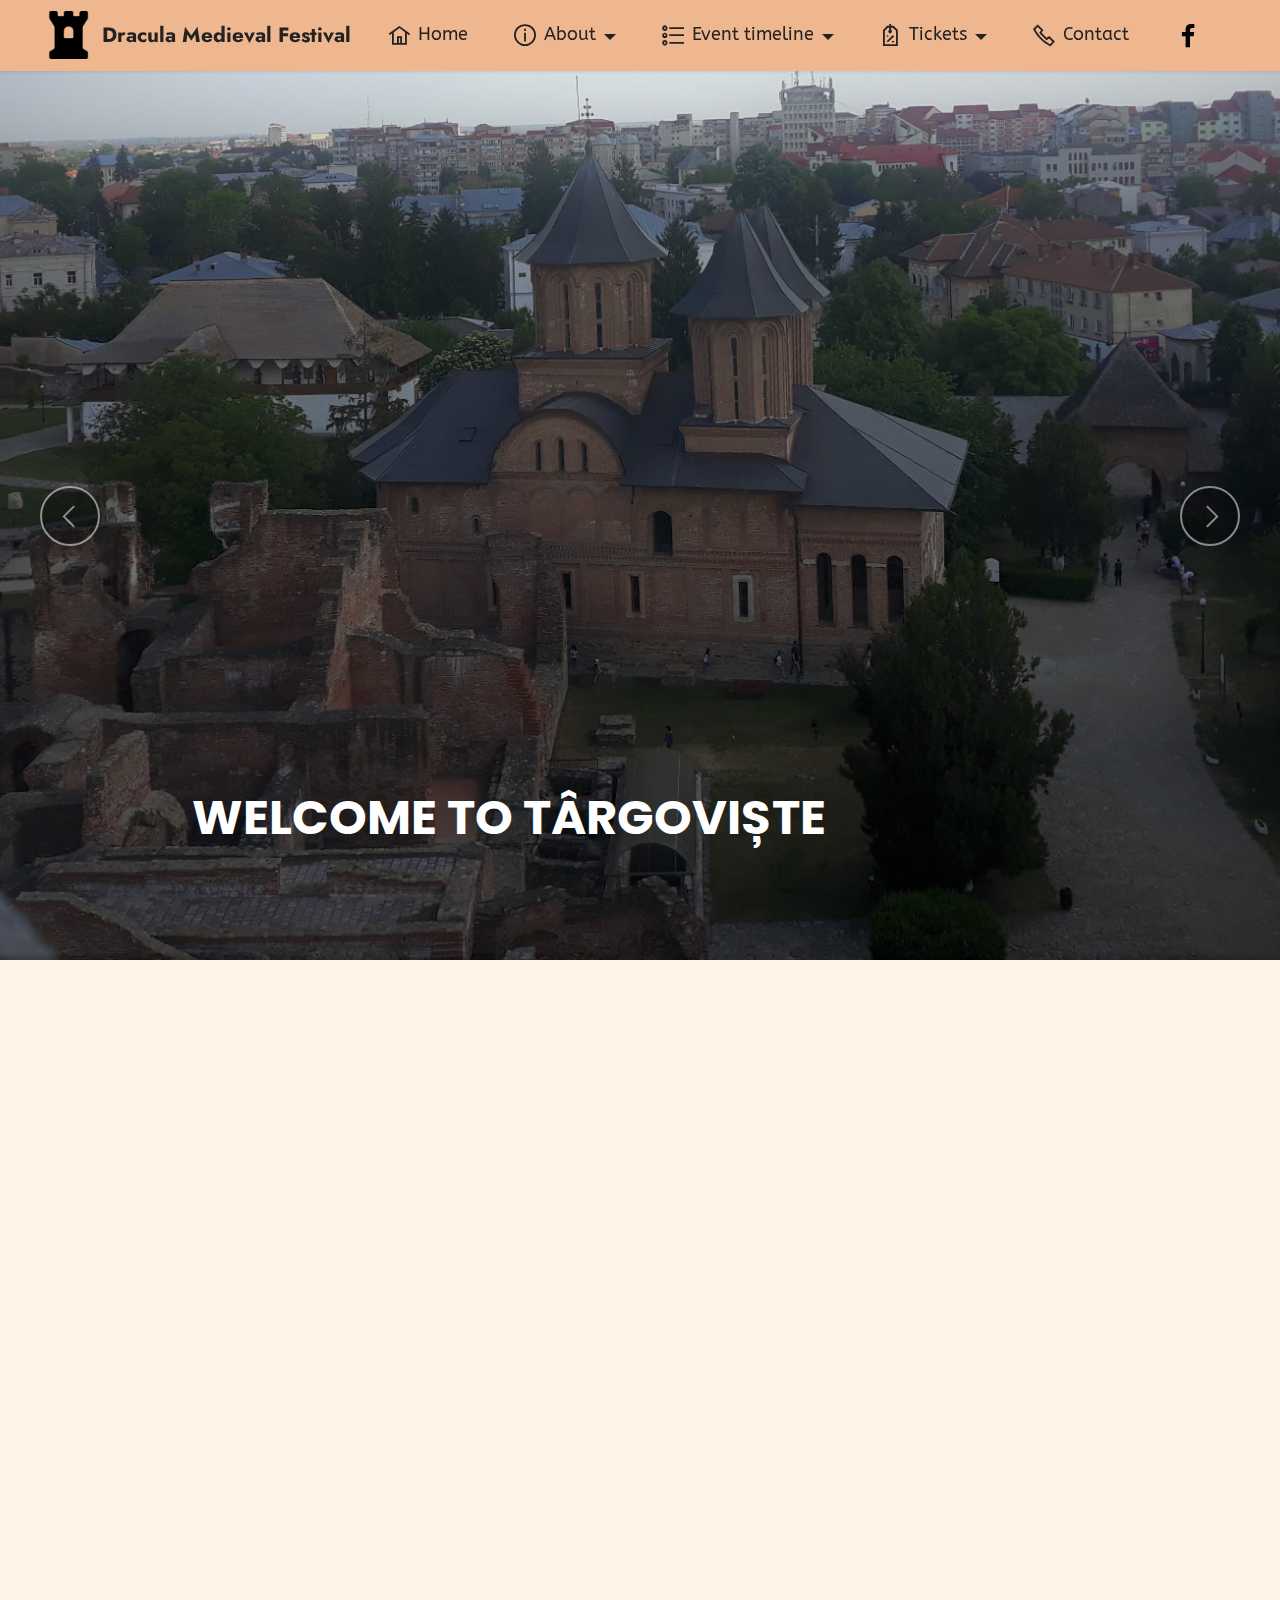
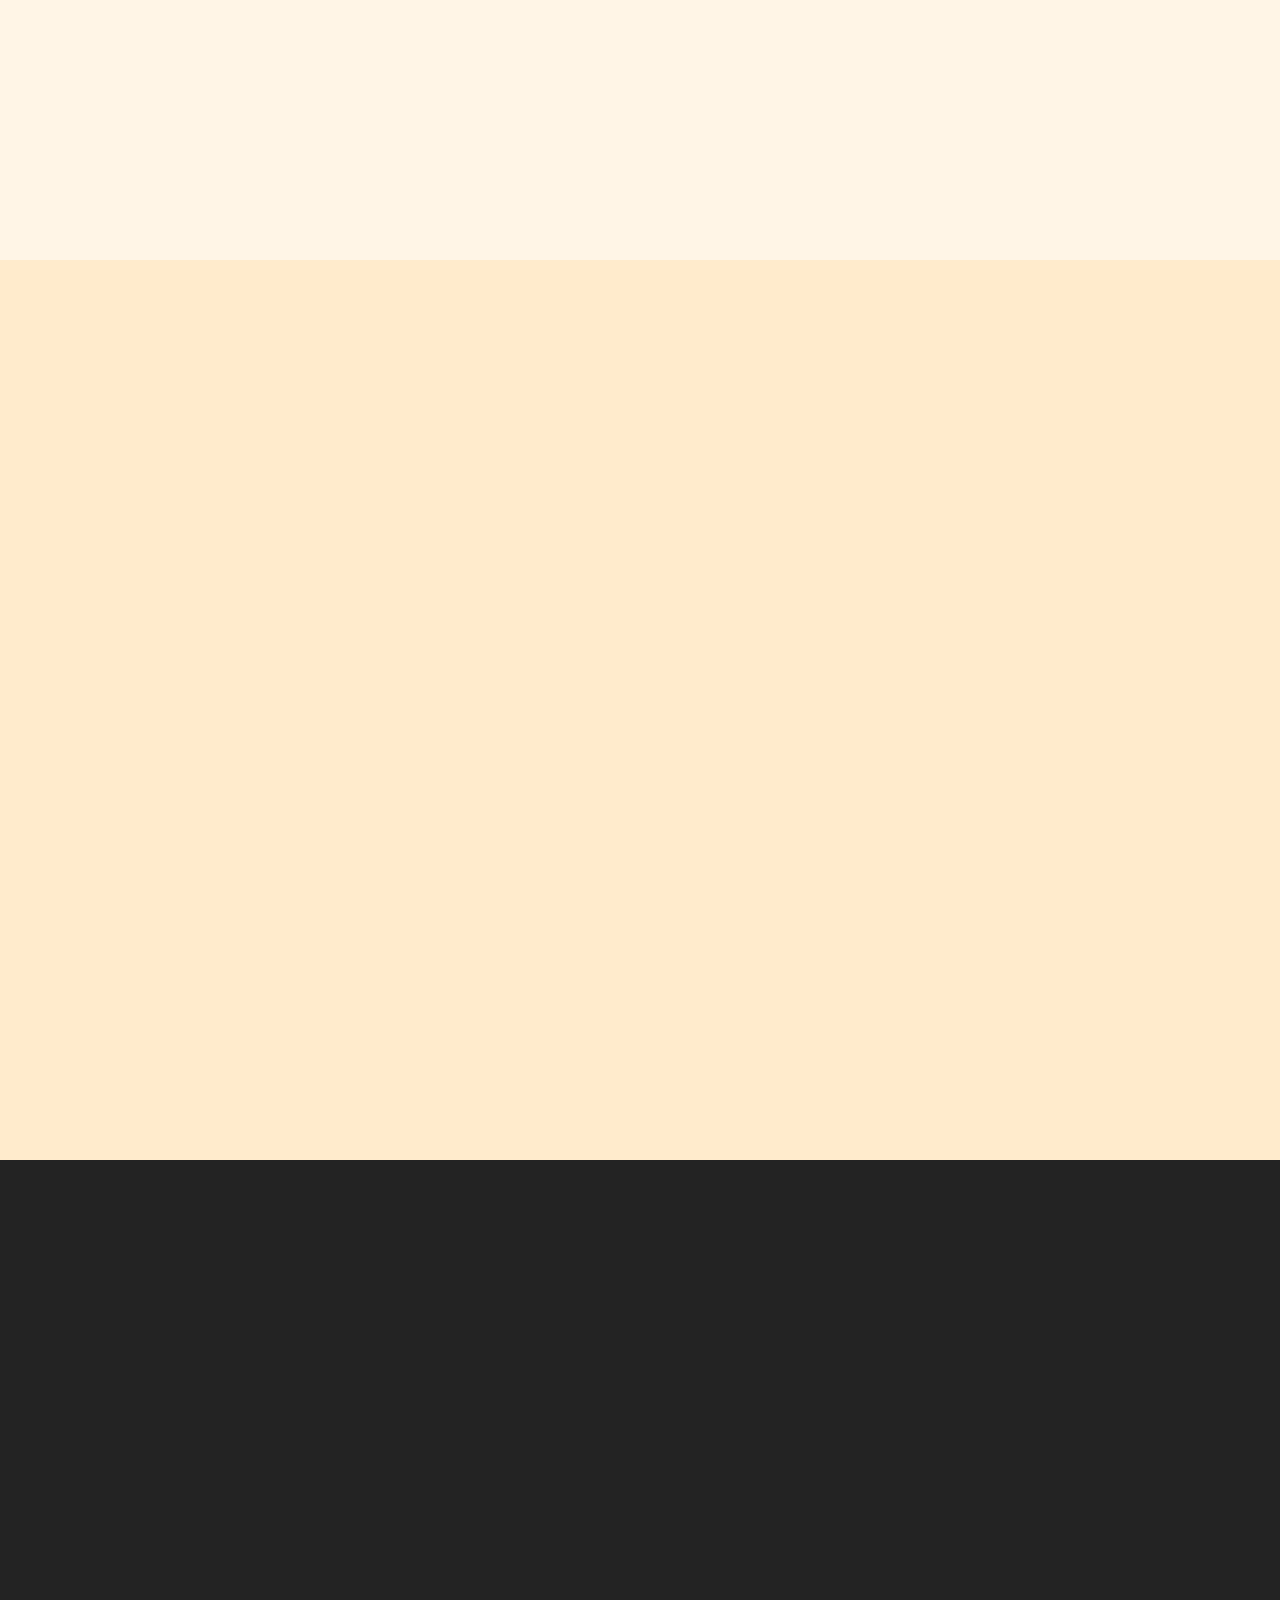
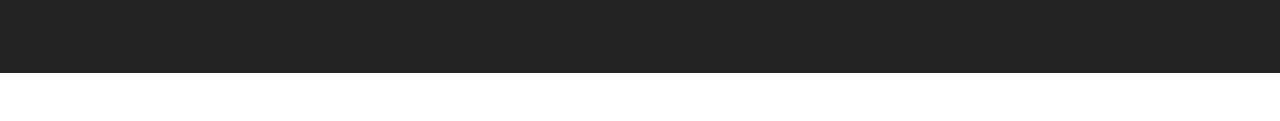
<file: index.html>
<!DOCTYPE html>
<html  >
<head>
  <!-- Site made with Mobirise Website Builder v5.5.2, https://mobirise.com -->
  <meta charset="UTF-8">
  <meta http-equiv="X-UA-Compatible" content="IE=edge">
  <meta name="generator" content="Mobirise v5.5.2, mobirise.com">
  <meta name="twitter:card" content="summary_large_image"/>
  <meta name="twitter:image:src" content="assets/images/index-meta.jpg">
  <meta property="og:image" content="assets/images/index-meta.jpg">
  <meta name="twitter:title" content="Dracula Medieval Festival">
  <meta name="viewport" content="width=device-width, initial-scale=1, minimum-scale=1">
  <link rel="shortcut icon" href="assets/images/66326.png" type="image/x-icon">
  <meta name="description" content="Târgoviște's "Dracula" Medieval Festival">
  
  
  <title>Dracula Medieval Festival</title>
  <link rel="stylesheet" href="assets/web/assets/mobirise-icons2/mobirise2.css">
  <link rel="stylesheet" href="assets/bootstrap/css/bootstrap.min.css">
  <link rel="stylesheet" href="assets/bootstrap/css/bootstrap-grid.min.css">
  <link rel="stylesheet" href="assets/bootstrap/css/bootstrap-reboot.min.css">
  <link rel="stylesheet" href="assets/animatecss/animate.css">
  <link rel="stylesheet" href="assets/dropdown/css/style.css">
  <link rel="stylesheet" href="assets/socicon/css/styles.css">
  <link rel="stylesheet" href="assets/theme/css/style.css">
  <link rel="preload" href="https://fonts.googleapis.com/css?family=Libre+Baskerville:400,400i,700&display=swap" as="style" onload="this.onload=null;this.rel='stylesheet'">
  <noscript><link rel="stylesheet" href="https://fonts.googleapis.com/css?family=Libre+Baskerville:400,400i,700&display=swap"></noscript>
  <link rel="preload" href="https://fonts.googleapis.com/css?family=Poppins:100,100i,200,200i,300,300i,400,400i,500,500i,600,600i,700,700i,800,800i,900,900i&display=swap" as="style" onload="this.onload=null;this.rel='stylesheet'">
  <noscript><link rel="stylesheet" href="https://fonts.googleapis.com/css?family=Poppins:100,100i,200,200i,300,300i,400,400i,500,500i,600,600i,700,700i,800,800i,900,900i&display=swap"></noscript>
  <link rel="preload" href="https://fonts.googleapis.com/css?family=Jost:100,200,300,400,500,600,700,800,900,100i,200i,300i,400i,500i,600i,700i,800i,900i&display=swap" as="style" onload="this.onload=null;this.rel='stylesheet'">
  <noscript><link rel="stylesheet" href="https://fonts.googleapis.com/css?family=Jost:100,200,300,400,500,600,700,800,900,100i,200i,300i,400i,500i,600i,700i,800i,900i&display=swap"></noscript>
  <link rel="preload" href="https://fonts.googleapis.com/css?family=ABeeZee:400,400i&display=swap" as="style" onload="this.onload=null;this.rel='stylesheet'">
  <noscript><link rel="stylesheet" href="https://fonts.googleapis.com/css?family=ABeeZee:400,400i&display=swap"></noscript>
  <link rel="preload" as="style" href="assets/mobirise/css/mbr-additional.css"><link rel="stylesheet" href="assets/mobirise/css/mbr-additional.css" type="text/css">
  
  
  
  
</head>
<body>
  
  <section data-bs-version="5.1" class="menu menu1 cid-sRoXz6psZ5" once="menu" id="menu1-1">
    

    <nav class="navbar navbar-dropdown navbar-fixed-top navbar-expand-lg">
        <div class="container-fluid">
            <div class="navbar-brand">
                <span class="navbar-logo">
                    <a href="http://flaticon.com">
                        <img src="assets/images/66326.png" alt="Medieval Tower" style="height: 3rem;">
                    </a>
                </span>
                <span class="navbar-caption-wrap"><a class="navbar-caption text-black text-primary display-7" href="index.html">Dracula Medieval Festival</a></span>
            </div>
            <button class="navbar-toggler" type="button" data-toggle="collapse" data-bs-toggle="collapse" data-target="#navbarSupportedContent" data-bs-target="#navbarSupportedContent" aria-controls="navbarNavAltMarkup" aria-expanded="false" aria-label="Toggle navigation">
                <div class="hamburger">
                    <span></span>
                    <span></span>
                    <span></span>
                    <span></span>
                </div>
            </button>
            <div class="collapse navbar-collapse" id="navbarSupportedContent">
                <ul class="navbar-nav nav-dropdown nav-right" data-app-modern-menu="true"><li class="nav-item"><a class="nav-link link text-black text-primary display-4" href="index.html#slider1-2"><span class="mobi-mbri mobi-mbri-home mbr-iconfont mbr-iconfont-btn"></span>Home</a>
                    </li><li class="nav-item dropdown"><a class="nav-link link text-black text-primary dropdown-toggle display-4" href="index.html" data-toggle="dropdown-submenu" data-bs-toggle="dropdown" data-bs-auto-close="outside" aria-expanded="false"><span class="mobi-mbri mobi-mbri-info mbr-iconfont mbr-iconfont-btn"></span>About</a><div class="dropdown-menu" aria-labelledby="dropdown-undefined"><a class="text-black text-primary dropdown-item display-4" href="index.html#image2-n"><span class="mobi-mbri mobi-mbri-globe mbr-iconfont mbr-iconfont-btn"></span>Town History</a><a class="text-black text-primary show dropdown-item display-4" href="index.html#image1-o"><span class="mobi-mbri mobi-mbri-browse mbr-iconfont mbr-iconfont-btn"></span>Event Details</a></div></li><li class="nav-item dropdown"><a class="nav-link link text-black text-primary dropdown-toggle display-4" href="index.html#timeline3-d" aria-expanded="false" data-toggle="dropdown-submenu" data-bs-toggle="dropdown" data-bs-auto-close="outside"><span class="mobi-mbri mobi-mbri-bulleted-list mbr-iconfont mbr-iconfont-btn"></span>Event timeline</a><div class="dropdown-menu" aria-labelledby="dropdown-undefined"><a class="text-black text-primary show dropdown-item display-4" href="page2.html#timeline3-s"><span class="mobi-mbri mobi-mbri-bulleted-list mbr-iconfont mbr-iconfont-btn"></span>Timeline</a><a class="text-black text-primary show dropdown-item display-4" href="page2.html#features3-u"><span class="mobi-mbri mobi-mbri-zoom-in mbr-iconfont mbr-iconfont-btn"></span>More info&nbsp;</a></div></li>
                    <li class="nav-item dropdown"><a class="nav-link link text-black text-primary dropdown-toggle display-4" href="index.html" data-toggle="dropdown-submenu" data-bs-toggle="dropdown" data-bs-auto-close="outside" aria-expanded="false"><span class="mobi-mbri mobi-mbri-sale mbr-iconfont mbr-iconfont-btn"></span>Tickets</a><div class="dropdown-menu" aria-labelledby="dropdown-undefined"><a class="text-black text-primary dropdown-item display-4" href="page3.html#countdown1-11"><span class="mobi-mbri mobi-mbri-alert mbr-iconfont mbr-iconfont-btn"></span>Tickets on sale</a><a class="text-black text-primary show dropdown-item display-4" href="page3.html#features8-13"><span class="mobi-mbri mobi-mbri-cash mbr-iconfont mbr-iconfont-btn"></span>Prices</a></div></li><li class="nav-item"><a class="nav-link link text-black text-primary display-4" href="index.html#footer6-1a"><span class="mobi-mbri mobi-mbri-phone mbr-iconfont mbr-iconfont-btn"></span>Contact</a></li></ul>
                <div class="icons-menu">
                    <a class="iconfont-wrapper" href="https://www.facebook.com/curteadomneasca.tgv/" target="_blank">
                        <span class="p-2 mbr-iconfont socicon-facebook socicon"></span>
                    </a>
                    
                    
                    
                </div>
                
            </div>
        </div>
    </nav>
</section>

<section data-bs-version="5.1" class="slider1 cid-sRpeyViDFv mbr-fullscreen" id="slider1-2">
    
    <div class="carousel slide carousel-fade" id="sRtCwNObFi" data-interval="5000" data-bs-interval="5000">
        <ol class="carousel-indicators">
            <li data-slide-to="0" data-bs-slide-to="0" class="active" data-target="#sRtCwNObFi" data-bs-target="#sRtCwNObFi"></li>
            <li data-slide-to="1" data-bs-slide-to="1" data-target="#sRtCwNObFi" data-bs-target="#sRtCwNObFi"></li>
            <li data-slide-to="2" data-bs-slide-to="2" data-target="#sRtCwNObFi" data-bs-target="#sRtCwNObFi"></li>
        </ol>
        <div class="carousel-inner">
            <div class="carousel-item slider-image item active">
                <div class="item-wrapper">
                    
                    
                    <div class="carousel-caption">
                        <h5 class="mbr-section-subtitle mbr-fonts-style display-2"><strong>WELCOME TO TÂRGOVIȘTE</strong></h5>
                        <p class="mbr-section-text mbr-fonts-style display-7">Learn about the town's history and its symbols.&nbsp;</p>
                    </div>
                <a href="index.html" target="false"></a><a href="index.html" target="false"></a><a href="index.html" target="false"></a><a href="dracula-festivalHome.html"><img class="d-block w-100" src="assets/images/20180505-150427.jpeg" data-slide-to="0" data-bs-slide-to="0"></a></div>
            </div><div class="carousel-item slider-image item">
                <div class="item-wrapper">
                    
                    
                    <div class="carousel-caption">
                        <h5 class="mbr-section-subtitle mbr-fonts-style display-2"><p><strong>THE MOST AWAITED MEDIEVAL&nbsp; &nbsp; &nbsp; &nbsp; </strong>&nbsp;&nbsp;&nbsp;<strong>FESTIVAL IS FINALLY HERE!</strong></p></h5>
                        <p class="mbr-section-text mbr-fonts-style display-7">Read more about the timeline and prices on our page and save the date!</p>
                    </div>
                <a href="https://unsplash.com/photos/QVGdXU0x_CQ?utm_source=unsplash&utm_medium=referral&utm_content=creditShareLink" target="false"></a><a href="https://unsplash.com/photos/QVGdXU0x_CQ?utm_source=unsplash&utm_medium=referral&utm_content=creditShareLink" target="false"></a><a href="https://unsplash.com/photos/QVGdXU0x_CQ?utm_source=unsplash&utm_medium=referral&utm_content=creditShareLink" target="false"></a><a href="index.html#slider1-2" target="false"></a><a href="https://unsplash.com/photos/QVGdXU0x_CQ?utm_source=unsplash&utm_medium=referral&utm_content=creditShareLink" target="true"></a><a href="https://unsplash.com/photos/QVGdXU0x_CQ?utm_source=unsplash&utm_medium=referral&utm_content=creditShareLink" target="false"></a><a href="https://unsplash.com/photos/QVGdXU0x_CQ?utm_source=unsplash&utm_medium=referral&utm_content=creditShareLink"><img class="d-block w-100" src="assets/images/blu-1.jpeg" data-slide-to="1" data-bs-slide-to="1"></a></div>
            </div>
            
            <div class="carousel-item slider-image item">
                <div class="item-wrapper">
                    
                    
                    <div class="carousel-caption">
                        <h5 class="mbr-section-subtitle mbr-fonts-style display-2"><strong>VISIT OUR TOWN AND FIND YOURSELF SURROUNDED BY HISTORY, CULTURE AND FANTASY!</strong></h5>
                        <p class="mbr-section-text mbr-fonts-style display-7">The 2022 Dracula Medieval Festival is going to be even more spectacular than last year!</p>
                    </div>
                <a href="index.html" target="false"></a><a href="index.html" target="false"></a><a href="index.html" target="false"></a><a href="index.html" target="false"></a><a href="index.html" target="false"></a><a href="index.html" target="false"></a><a href="index.html" target="false"></a><a href="dracula-festivalHome.html" target="false"></a><a href="dracula-festivalHome.html"><img class="d-block w-100" src="assets/images/tow-1.jpeg"></a></div>
            </div>
        </div>
        <a class="carousel-control carousel-control-prev" role="button" data-slide="prev" data-bs-slide="prev" href="#sRtCwNObFi">
            <span class="mobi-mbri mobi-mbri-arrow-prev" aria-hidden="true"></span>
            <span class="sr-only visually-hidden">Previous</span>
        </a>
        <a class="carousel-control carousel-control-next" role="button" data-slide="next" data-bs-slide="next" href="#sRtCwNObFi">
            <span class="mobi-mbri mobi-mbri-arrow-next" aria-hidden="true"></span>
            <span class="sr-only visually-hidden">Next</span>
        </a>
    </div>
</section>

<section data-bs-version="5.1" class="image2 cid-sRqOI7Rdhj mbr-fullscreen" id="image2-n">
    

    

    <div class="container">
        <div class="row align-items-center">
            <div class="col-12 col-lg-4">
                <div class="image-wrapper">
                    <a href="dracula-festivalHome.html"><img src="assets/images/20180505-144417.jpeg" alt="Curtea Domnească"></a>
                    
                </div>
            </div>
            <div class="col-12 col-lg">
                <div class="text-wrapper">
                    <h3 class="mbr-section-title mbr-fonts-style mb-3 display-5">
                        <strong>Târgoviște Town</strong></h3>
                    <p class="mbr-text mbr-fonts-style display-7">&nbsp; &nbsp;The town of Târgoviște has its beginnings in the Ancient Times, this area being chosen as a settlement for its beneficial geographical position, at the foot of the mountains, near the borders with <em>Transylvania</em>, also offering a strategic position - the location on the banks of the river <em>Ialomița</em>. It is known that fairs took place here, and the political situation, the threat of the Turks from the south, imposed a need to form a city and a fortress here.<br>&nbsp; &nbsp;The connection the town has with the well known ruler <strong>Vlad the Impaler</strong> is not only because of The Night Attack near Târgoviște, but during his second reign the Chindia Tower was built, now one of the most important symbols of the town and a popular attraction for history lovers.</p>
                </div>
            </div>
        </div>
    </div>
</section>

<section data-bs-version="5.1" class="image1 cid-sRqOIW3zCx mbr-fullscreen" id="image1-o">
    

    

    <div class="container">
        <div class="row align-items-center">
            <div class="col-12 col-lg-5">
                <div class="image-wrapper">
                    <a href="dracula-festivalHome.html"><img src="assets/images/mbr-5.jpeg" alt="Fire"></a>
                    
                </div>
            </div>
            <div class="col-12 col-lg">
                <div class="text-wrapper">
                    <h3 class="mbr-section-title mbr-fonts-style mb-3 display-5">
                        <strong>About the event</strong></h3>
                    <p class="mbr-text mbr-fonts-style display-7">&nbsp; &nbsp;The Dracula Medieval Festival has been a project within the History Museum of Târgoviște for about a decade now. The three days full of festival atmosphere, music and a series of activities are meant as a break from both the modern world and the everyday life.<br>&nbsp; &nbsp;The event welcomes everyone interested in discovering more about our national history and spending time with wonderful people in a medieval weekend together.</p>
                </div>
            </div>
        </div>
    </div>
</section>

<section data-bs-version="5.1" class="footer6 cid-sRrELY67FO" once="footers" id="footer6-1a">

    

    

    <div class="container">
        <div class="row content mbr-white">
            <div class="col-12 col-md-3 mbr-fonts-style display-7">
                <h5 class="mbr-section-subtitle mbr-fonts-style mb-2 display-7">
                    <strong>Address</strong>
                </h5>
                <p class="mbr-text mbr-fonts-style display-7">Calea Domnească, 181<br>Târgoviște, Dâmbovița</p> <br>
                <h5 class="mbr-section-subtitle mbr-fonts-style mb-2 mt-4 display-7">
                    <strong>Contacts</strong>
                </h5>
                <p class="mbr-text mbr-fonts-style mb-4 display-7">
                    Email:<br>info@curteadomneascadintargoviste.ro <br><br><br></p>
            </div>
            <div class="col-12 col-md-3 mbr-fonts-style display-7">
                <h5 class="mbr-section-subtitle mbr-fonts-style mb-2 display-7">
                    <strong>Links</strong>
                </h5>
                <ul class="list mbr-fonts-style mb-4 display-4">
                    <li class="mbr-text item-wrap"><a class="text-primary" href="http://curteadomneascadintargoviste.ro/" target="_blank">curteadomneascadintargoviste.ro</a></li>
                    <li class="mbr-text item-wrap"><a class="text-primary" href="http://www.muzee-dambovitene.ro/index.php" target="_blank">www.muzee-dambovitene.ro</a>
                    </li>
                    <li class="mbr-text item-wrap"><br></li>
                </ul>
                <h5 class="mbr-section-subtitle mbr-fonts-style mb-2 mt-5 display-7">
                    <strong>Feedback</strong>
                </h5>
                <p class="mbr-text mbr-fonts-style mb-4 display-7">
                    If you have any suggestions for us that could help organize the festival better, don't hesitate to contact us!</p>
            </div>
            <div class="col-12 col-md-6">
                <div class="google-map"><iframe frameborder="0" style="border:0" src="https://www.google.com/maps/embed/v1/place?key=AIzaSyCZI5F_k6S1k46ujh0SNrapM89f7mJxd30&amp;q=Calea Domnească 181, Târgoviște" allowfullscreen=""></iframe></div>
            </div>
            <div class="col-md-6">
                
            </div>
        </div>
        
    </div>
</section><section style="background-color: #fff; font-family: -apple-system, BlinkMacSystemFont, 'Segoe UI', 'Roboto', 'Helvetica Neue', Arial, sans-serif; color:#aaa; font-size:12px; padding: 0; align-items: center; display: flex;"><a href="https://mobirise.site/l" style="flex: 1 1; height: 3rem; padding-left: 1rem;"></a><p style="flex: 0 0 auto; margin:0; padding-right:1rem;">Made with <a href="https://mobirise.site/b" style="color:#aaa;">Mobirise</a> themes</p></section><script src="assets/bootstrap/js/bootstrap.bundle.min.js"></script>  <script src="assets/smoothscroll/smooth-scroll.js"></script>  <script src="assets/ytplayer/index.js"></script>  <script src="assets/dropdown/js/navbar-dropdown.js"></script>  <script src="assets/theme/js/script.js"></script>  
  
  
 <div id="scrollToTop" class="scrollToTop mbr-arrow-up"><a style="text-align: center;"><i class="mbr-arrow-up-icon mbr-arrow-up-icon-cm cm-icon cm-icon-smallarrow-up"></i></a></div>
    <input name="animation" type="hidden">
  </body>
</html>
</file>
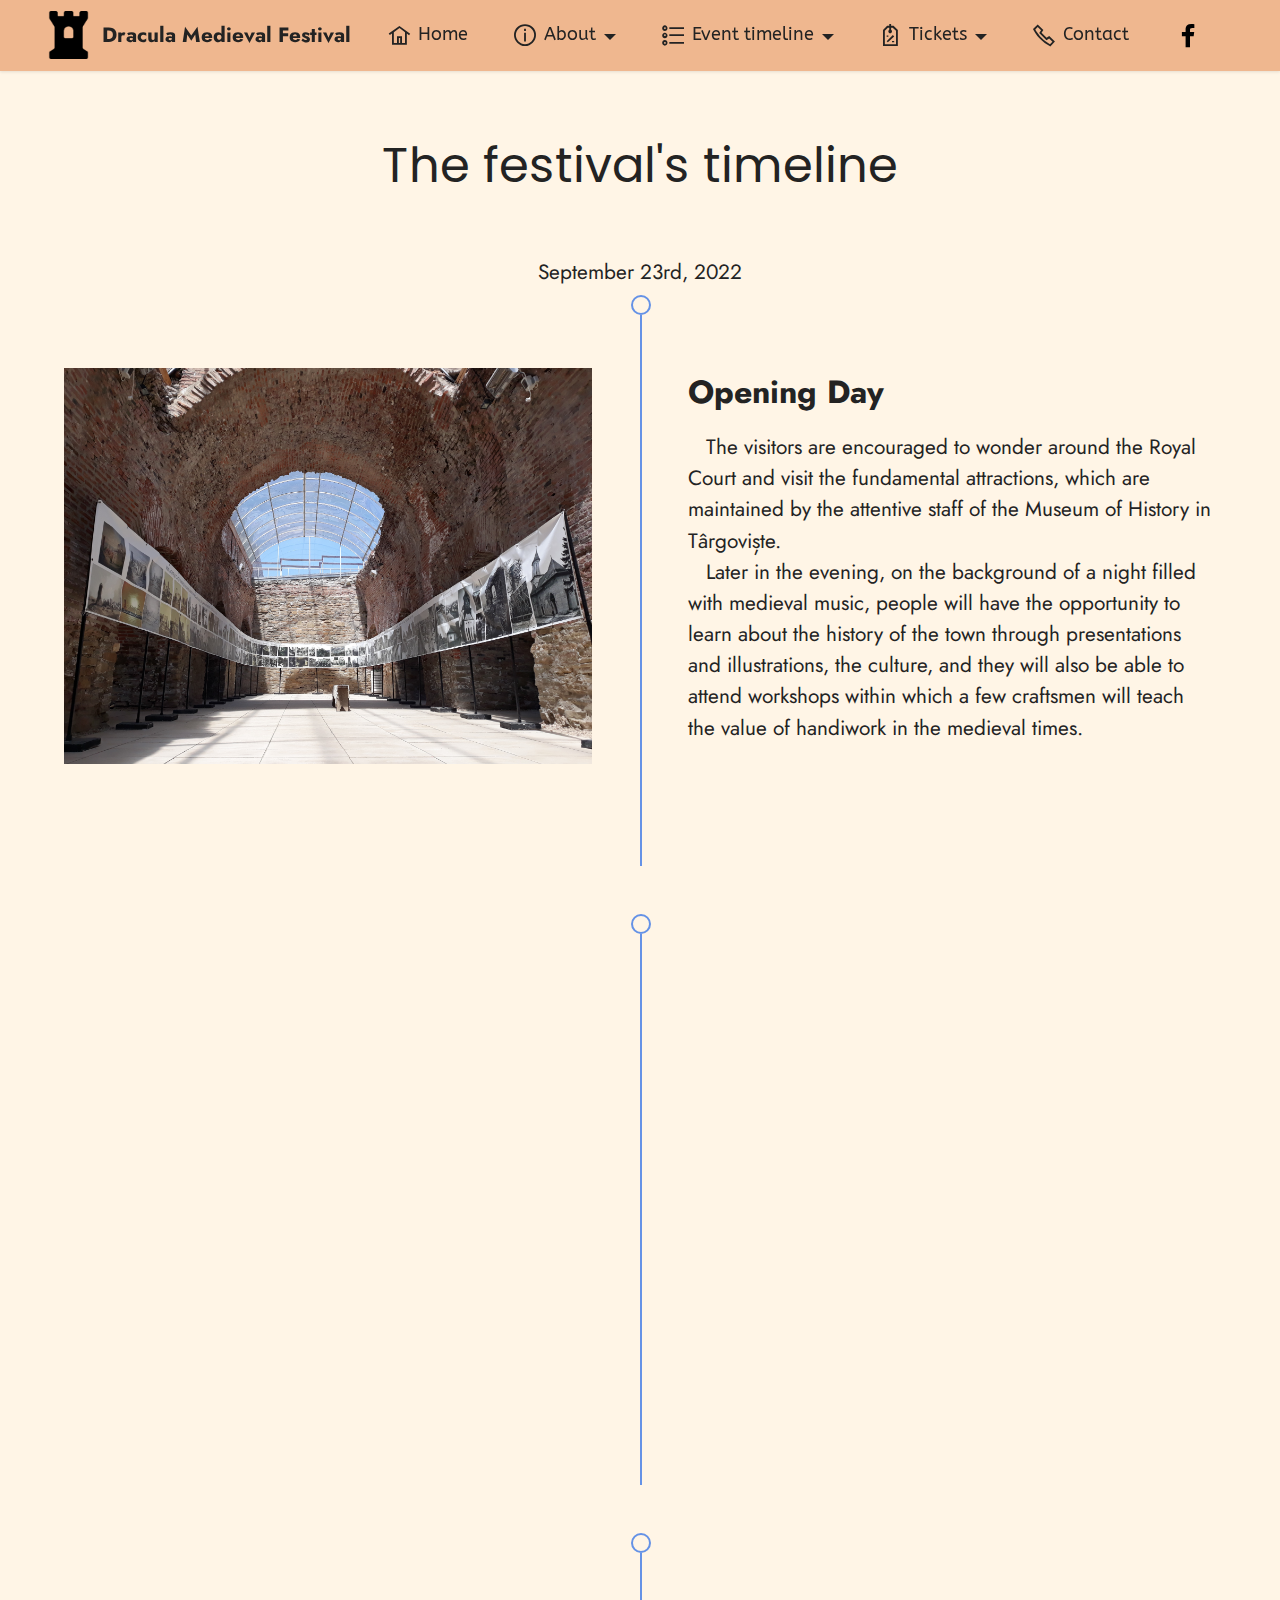
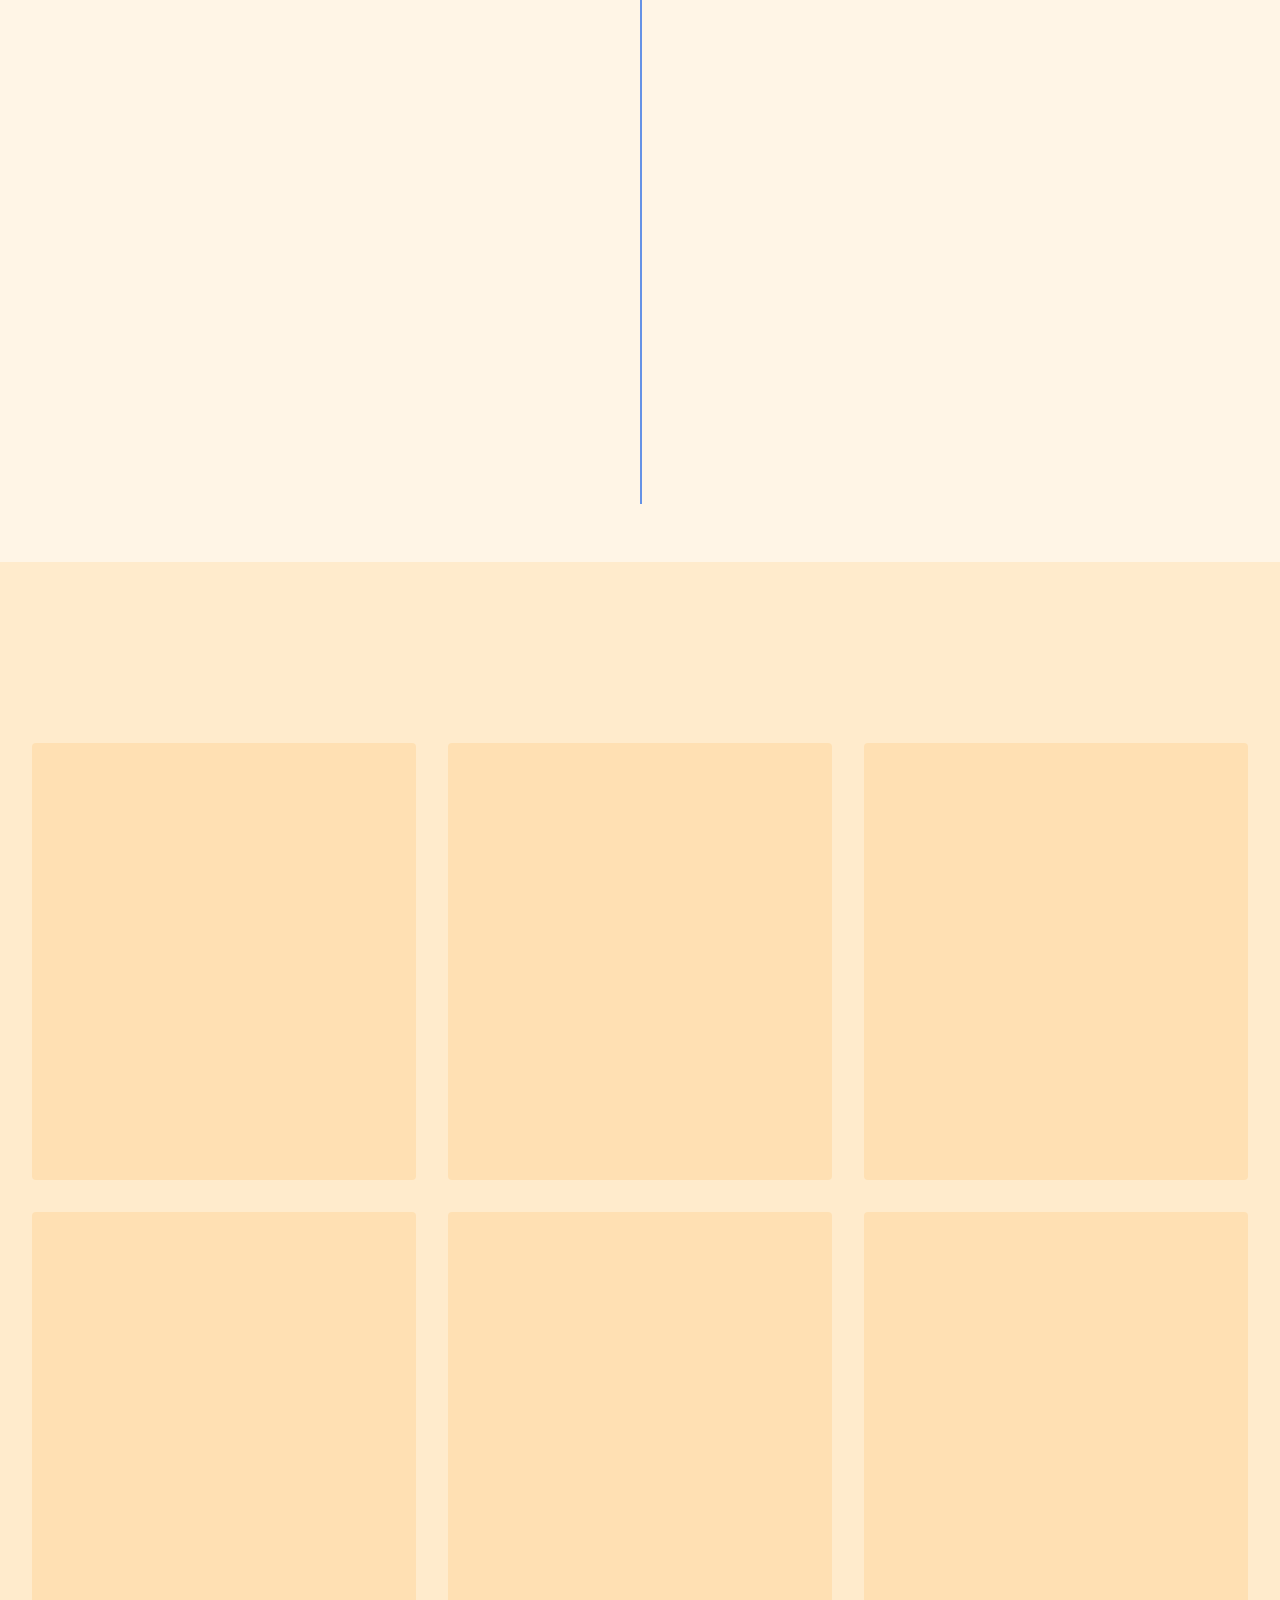
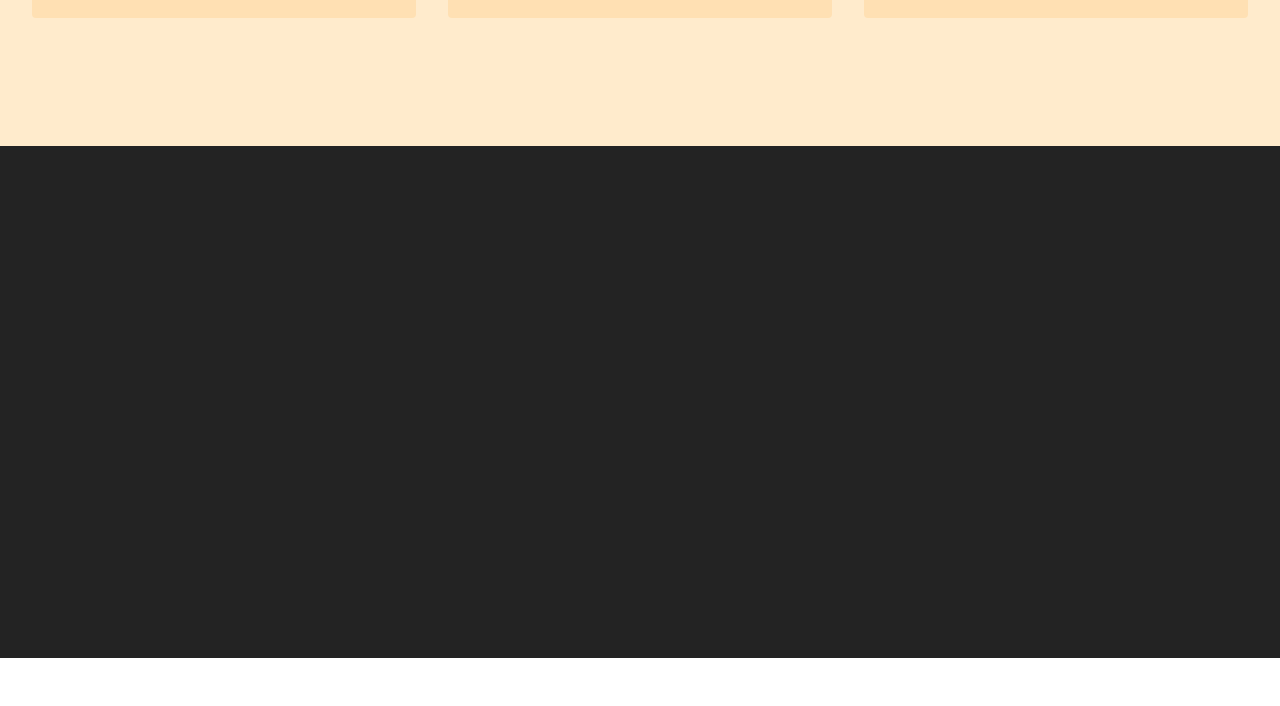
<file: page2.html>
<!DOCTYPE html>
<html  >
<head>
  <!-- Site made with Mobirise Website Builder v5.5.2, https://mobirise.com -->
  <meta charset="UTF-8">
  <meta http-equiv="X-UA-Compatible" content="IE=edge">
  <meta name="generator" content="Mobirise v5.5.2, mobirise.com">
  <meta name="twitter:card" content="summary_large_image"/>
  <meta name="twitter:image:src" content="assets/images/page2-meta.jpg">
  <meta property="og:image" content="assets/images/page2-meta.jpg">
  <meta name="twitter:title" content="Timeline">
  <meta name="viewport" content="width=device-width, initial-scale=1, minimum-scale=1">
  <link rel="shortcut icon" href="assets/images/66326.png" type="image/x-icon">
  <meta name="description" content="Târgoviște's "Dracula" Medieval Festival">
  
  
  <title>Timeline</title>
  <link rel="stylesheet" href="assets/web/assets/mobirise-icons2/mobirise2.css">
  <link rel="stylesheet" href="assets/bootstrap/css/bootstrap.min.css">
  <link rel="stylesheet" href="assets/bootstrap/css/bootstrap-grid.min.css">
  <link rel="stylesheet" href="assets/bootstrap/css/bootstrap-reboot.min.css">
  <link rel="stylesheet" href="assets/animatecss/animate.css">
  <link rel="stylesheet" href="assets/dropdown/css/style.css">
  <link rel="stylesheet" href="assets/socicon/css/styles.css">
  <link rel="stylesheet" href="assets/theme/css/style.css">
  <link rel="preload" href="https://fonts.googleapis.com/css?family=Libre+Baskerville:400,400i,700&display=swap" as="style" onload="this.onload=null;this.rel='stylesheet'">
  <noscript><link rel="stylesheet" href="https://fonts.googleapis.com/css?family=Libre+Baskerville:400,400i,700&display=swap"></noscript>
  <link rel="preload" href="https://fonts.googleapis.com/css?family=Poppins:100,100i,200,200i,300,300i,400,400i,500,500i,600,600i,700,700i,800,800i,900,900i&display=swap" as="style" onload="this.onload=null;this.rel='stylesheet'">
  <noscript><link rel="stylesheet" href="https://fonts.googleapis.com/css?family=Poppins:100,100i,200,200i,300,300i,400,400i,500,500i,600,600i,700,700i,800,800i,900,900i&display=swap"></noscript>
  <link rel="preload" href="https://fonts.googleapis.com/css?family=Jost:100,200,300,400,500,600,700,800,900,100i,200i,300i,400i,500i,600i,700i,800i,900i&display=swap" as="style" onload="this.onload=null;this.rel='stylesheet'">
  <noscript><link rel="stylesheet" href="https://fonts.googleapis.com/css?family=Jost:100,200,300,400,500,600,700,800,900,100i,200i,300i,400i,500i,600i,700i,800i,900i&display=swap"></noscript>
  <link rel="preload" href="https://fonts.googleapis.com/css?family=ABeeZee:400,400i&display=swap" as="style" onload="this.onload=null;this.rel='stylesheet'">
  <noscript><link rel="stylesheet" href="https://fonts.googleapis.com/css?family=ABeeZee:400,400i&display=swap"></noscript>
  <link rel="preload" as="style" href="assets/mobirise/css/mbr-additional.css"><link rel="stylesheet" href="assets/mobirise/css/mbr-additional.css" type="text/css">
  
  
  
  
</head>
<body>
  
  <section data-bs-version="5.1" class="menu menu1 cid-sRr4tDNU8s" once="menu" id="menu1-q">
    

    <nav class="navbar navbar-dropdown navbar-fixed-top navbar-expand-lg">
        <div class="container-fluid">
            <div class="navbar-brand">
                <span class="navbar-logo">
                    <a href="http://flaticon.com">
                        <img src="assets/images/66326.png" alt="Medieval Tower" style="height: 3rem;">
                    </a>
                </span>
                <span class="navbar-caption-wrap"><a class="navbar-caption text-black text-primary display-7" href="index.html">Dracula Medieval Festival</a></span>
            </div>
            <button class="navbar-toggler" type="button" data-toggle="collapse" data-bs-toggle="collapse" data-target="#navbarSupportedContent" data-bs-target="#navbarSupportedContent" aria-controls="navbarNavAltMarkup" aria-expanded="false" aria-label="Toggle navigation">
                <div class="hamburger">
                    <span></span>
                    <span></span>
                    <span></span>
                    <span></span>
                </div>
            </button>
            <div class="collapse navbar-collapse" id="navbarSupportedContent">
                <ul class="navbar-nav nav-dropdown nav-right" data-app-modern-menu="true"><li class="nav-item"><a class="nav-link link text-black text-primary display-4" href="index.html#slider1-2"><span class="mobi-mbri mobi-mbri-home mbr-iconfont mbr-iconfont-btn"></span>Home</a>
                    </li><li class="nav-item dropdown"><a class="nav-link link text-black text-primary dropdown-toggle display-4" href="index.html" data-toggle="dropdown-submenu" data-bs-toggle="dropdown" data-bs-auto-close="outside" aria-expanded="false"><span class="mobi-mbri mobi-mbri-info mbr-iconfont mbr-iconfont-btn"></span>About</a><div class="dropdown-menu" aria-labelledby="dropdown-undefined"><a class="text-black text-primary dropdown-item display-4" href="index.html#image2-n"><span class="mobi-mbri mobi-mbri-globe mbr-iconfont mbr-iconfont-btn"></span>Town History</a><a class="text-black text-primary show dropdown-item display-4" href="index.html#image1-o"><span class="mobi-mbri mobi-mbri-browse mbr-iconfont mbr-iconfont-btn"></span>Event Details</a></div></li><li class="nav-item dropdown"><a class="nav-link link text-black text-primary dropdown-toggle display-4" href="index.html#timeline3-d" aria-expanded="false" data-toggle="dropdown-submenu" data-bs-toggle="dropdown" data-bs-auto-close="outside"><span class="mobi-mbri mobi-mbri-bulleted-list mbr-iconfont mbr-iconfont-btn"></span>Event timeline</a><div class="dropdown-menu" aria-labelledby="dropdown-undefined"><a class="text-black text-primary show dropdown-item display-4" href="page2.html#timeline3-s"><span class="mobi-mbri mobi-mbri-bulleted-list mbr-iconfont mbr-iconfont-btn"></span>Timeline</a><a class="text-black text-primary show dropdown-item display-4" href="page2.html#features3-u"><span class="mobi-mbri mobi-mbri-zoom-in mbr-iconfont mbr-iconfont-btn"></span>More info&nbsp;</a></div></li>
                    <li class="nav-item dropdown"><a class="nav-link link text-black text-primary dropdown-toggle display-4" href="index.html" data-toggle="dropdown-submenu" data-bs-toggle="dropdown" data-bs-auto-close="outside" aria-expanded="false"><span class="mobi-mbri mobi-mbri-sale mbr-iconfont mbr-iconfont-btn"></span>Tickets</a><div class="dropdown-menu" aria-labelledby="dropdown-undefined"><a class="text-black text-primary dropdown-item display-4" href="page3.html#countdown1-11"><span class="mobi-mbri mobi-mbri-alert mbr-iconfont mbr-iconfont-btn"></span>Tickets on sale</a><a class="text-black text-primary show dropdown-item display-4" href="page3.html#features8-13"><span class="mobi-mbri mobi-mbri-cash mbr-iconfont mbr-iconfont-btn"></span>Prices</a></div></li><li class="nav-item"><a class="nav-link link text-black text-primary display-4" href="index.html#footer6-1a"><span class="mobi-mbri mobi-mbri-phone mbr-iconfont mbr-iconfont-btn"></span>Contact</a></li></ul>
                <div class="icons-menu">
                    <a class="iconfont-wrapper" href="https://www.facebook.com/curteadomneasca.tgv/" target="_blank">
                        <span class="p-2 mbr-iconfont socicon-facebook socicon"></span>
                    </a>
                    
                    
                    
                </div>
                
            </div>
        </div>
    </nav>
</section>

<section data-bs-version="5.1" class="timeline3 cid-sRr4tG6W0L" id="timeline3-s">
    
    
    <div class="container-fluid">
        <div class="mbr-section-head">
            <h3 class="mbr-section-title mbr-fonts-style align-center mb-0 display-2">The festival's timeline</h3>
            
        </div>
        <div class="timelines-container mt-4">
            <div class="row timeline-element first-separline mb-5">
                <div class="timeline-date col-12">
                    <div class="timeline-date-wrapper">
                        <p class="mbr-timeline-date display-7">September 23rd, 2022</p>
                    </div>
                </div>
                <span class="iconBackground"></span>
                <div class="col-12 col-md-6">
                    <div class="image-wrapper">
                        <a href="dracula-festivalHome.html"><img src="assets/images/20180504-123127.jpeg" alt="Târgoviște" title=""></a>
                    </div>
                </div>
                <div class="col-12 col-md-6">
                    <div class="timeline-text-wrapper">
                        <h4 class="mbr-timeline-title mbr-fonts-style mb-0 display-5">
                            <strong>Opening Day</strong></h4>
                        <p class="mbr-text mbr-fonts-style mt-3 mb-0 display-7">&nbsp; &nbsp;The visitors are encouraged to wonder around the Royal Court and visit the fundamental attractions, which are maintained by the attentive staff of the Museum of History in Târgoviște.&nbsp;<br>&nbsp; &nbsp;Later in the evening, on the background of a night filled with medieval music, people will have the opportunity to learn about the history of the town through presentations and illustrations, the culture, and they will also be able to attend workshops within which a few craftsmen will teach the value of handiwork in the medieval times.</p>
                    </div>
                </div>
            </div>
            <div class="row timeline-element first-separline mb-5">
                <div class="timeline-date col-12">
                    <div class="timeline-date-wrapper">
                        <p class="mbr-timeline-date display-7">September 24th, 2022</p>
                    </div>
                </div>
                <span class="iconBackground"></span>
                <div class="col-12 col-md-6">
                    <div class="image-wrapper">
                        <a href="https://www.facebook.com/ArnoldWaldrafPhotography/photos_albums"><img src="assets/images/70223813-2612920882092780-5687840033499774976-n.jpeg" alt="Archery" title=""></a>
                    </div>
                </div>
                <div class="col-12 col-md-6">
                    <div class="timeline-text-wrapper">
                        <h4 class="mbr-timeline-title mbr-fonts-style mb-0 display-5"><strong>The second day</strong></h4>
                        <p class="mbr-text mbr-fonts-style mt-3 mb-0 display-7">&nbsp; &nbsp;The second day of the festival is planned out to be the moment where visitors can walk among representatives of the court and try to picture a normal day in the medieval times. The ladies will wear long beautiful dresses, knights will practice fighting, musicians will play their instruments and sing joyous songs.&nbsp; &nbsp; &nbsp; &nbsp; &nbsp; &nbsp; &nbsp; Moreover, everyone will get the chance to try out armor and weapons in order to have their picture taken with them, but also other activities such as archery and ax throwing.</p>
                    </div>
                </div>
            </div>
            <div class="row timeline-element first-separline mb-5">
                <div class="timeline-date col-12">
                    <div class="timeline-date-wrapper">
                        <p class="mbr-timeline-date display-7">September 25th, 2022</p>
                    </div>
                </div>
                <span class="iconBackground"></span>
                <div class="col-12 col-md-6">
                    <div class="image-wrapper">
                        <a href="https://www.facebook.com/TrooperRocks"><img src="assets/images/11411700-1106316259380556-1902676101917808661-o.jpeg" alt="Chindia Tower" title=""></a>
                    </div>
                </div>
                <div class="col-12 col-md-6">
                    <div class="timeline-text-wrapper">
                        <h4 class="mbr-timeline-title mbr-fonts-style mb-0 display-5">
                            <strong>The third day</strong></h4>
                        <p class="mbr-text mbr-fonts-style mt-3 mb-0 display-7">&nbsp; &nbsp;The festival will close its gates with one final performance: the local band <em>Trooper</em> will hold a small concert with songs from their album entitled <em>Poems of Wallachia</em>. As a final act,&nbsp;the infamous Vlad the Impaler will gather people around him to tell his tale and lead them in a parade of music, dancing and historical cheer.</p>
                    </div>
                </div>
            </div>
            
            
            
            
            
            
            
            
            
        </div>
    </div>
</section>

<section data-bs-version="5.1" class="features3 cid-sRr4tJ0hqR" id="features3-u">
    
    
    <div class="container-fluid">
        <div class="mbr-section-head">
            <h4 class="mbr-section-title mbr-fonts-style align-center mb-0 display-2"><strong>What can you expect from the festival?</strong></h4>
            
        </div>
        <div class="row mt-4">
            <div class="item features-image сol-12 col-md-6 col-lg-4">
                <div class="item-wrapper">
                    <div class="item-img">
                        <a href="dracula-festivalHome.html"><img src="assets/images/mbr-3.jpeg" alt="Music"></a>
                    </div>
                    <div class="item-content">
                        <h5 class="item-title mbr-fonts-style display-7"><strong>Lots of music</strong></h5>
                        
                        <p class="mbr-text mbr-fonts-style mt-3 display-7">Only the greatest in town!<br>+ A local band!</p>
                    </div>
                    
                </div>
            </div>
            <div class="item features-image сol-12 col-md-6 col-lg-4">
                <div class="item-wrapper">
                    <div class="item-img">
                        <a href="dracula-festivalHome.html"><img src="assets/images/mbr-2.jpeg" alt="Pottery"></a>
                    </div>
                    <div class="item-content">
                        <h5 class="item-title mbr-fonts-style display-7"><strong>Workshops</strong></h5>
                        
                        <p class="mbr-text mbr-fonts-style mt-3 display-7">You can have fun <strong>and</strong> learn at the same time!</p>
                    </div>
                    
                </div>
            </div>
            <div class="item features-image сol-12 col-md-6 col-lg-4">
                <div class="item-wrapper">
                    <div class="item-img">
                        <a href="dracula-festivalHome.html"><img src="assets/images/mbr-1.jpeg" alt="Armor"></a>
                    </div>
                    <div class="item-content">
                        <h5 class="item-title mbr-fonts-style display-7"><strong>Historical representations and attractions</strong></h5>
                        
                        <p class="mbr-text mbr-fonts-style mt-3 display-7">The Chindia Tower and the clothes are just a small part!<br></p>
                    </div>
                    
                </div>
            </div><div class="item features-image сol-12 col-md-6 col-lg-4">
                <div class="item-wrapper">
                    <div class="item-img">
                        <a href="https://unsplash.com/photos/rJctOLt1CAQ?utm_source=unsplash&utm_medium=referral&utm_content=creditShareLink"><img src="assets/images/nataniel-susantoputra-rjctolt1caq-unsplash.jpeg" data-slide-to="3" data-bs-slide-to="4" alt="Food Festival"></a>
                    </div>
                    <div class="item-content">
                        <h5 class="item-title mbr-fonts-style display-7"><strong>Delicious food</strong></h5>
                        
                        <p class="mbr-text mbr-fonts-style mt-3 display-7">Take a break from the attractions to have your taste buds taken aback!&nbsp;<br></p>
                    </div>
                    
                </div>
            </div><div class="item features-image сol-12 col-md-6 col-lg-4">
                <div class="item-wrapper">
                    <div class="item-img">
                        <a href="https://i.pinimg.com/originals/c1/18/8a/c1188a9a0837aaea2691680dd568ce8a.jpg"><img src="assets/images/c1188a9a0837aaea2691680dd568ce8a.jpeg" data-slide-to="4" data-bs-slide-to="5" alt="Vlad the Impaler"></a>
                    </div>
                    <div class="item-content">
                        <h5 class="item-title mbr-fonts-style display-7"><strong>Vlad the Impaler</strong></h5>
                        
                        <p class="mbr-text mbr-fonts-style mt-3 display-7">The festival isn't named after Dracula for no reason!<br></p>
                    </div>
                    
                </div>
            </div><div class="item features-image сol-12 col-md-6 col-lg-4">
                <div class="item-wrapper">
                    <div class="item-img">
                        <a href="https://unsplash.com/photos/RlakZ84ex2g?utm_source=unsplash&utm_medium=referral&utm_content=creditShareLink"><img src="assets/images/duonguyen-rlakz84ex2g-unsplash.jpeg" data-slide-to="5" data-bs-slide-to="6" alt="Staff"></a>
                    </div>
                    <div class="item-content">
                        <h5 class="item-title mbr-fonts-style display-7"><strong>Wonderful staff</strong></h5>
                        
                        <p class="mbr-text mbr-fonts-style mt-3 display-7">Our people will be there to help and entertain you!<br></p>
                    </div>
                    
                </div>
            </div>
        </div>
    </div>
</section>

<section data-bs-version="5.1" class="footer6 cid-sRrELY67FO" once="footers" id="footer6-1a">

    

    

    <div class="container">
        <div class="row content mbr-white">
            <div class="col-12 col-md-3 mbr-fonts-style display-7">
                <h5 class="mbr-section-subtitle mbr-fonts-style mb-2 display-7">
                    <strong>Address</strong>
                </h5>
                <p class="mbr-text mbr-fonts-style display-7">Calea Domnească, 181<br>Târgoviște, Dâmbovița</p> <br>
                <h5 class="mbr-section-subtitle mbr-fonts-style mb-2 mt-4 display-7">
                    <strong>Contacts</strong>
                </h5>
                <p class="mbr-text mbr-fonts-style mb-4 display-7">
                    Email:<br>info@curteadomneascadintargoviste.ro <br><br><br></p>
            </div>
            <div class="col-12 col-md-3 mbr-fonts-style display-4">
                <h5 class="mbr-section-subtitle mbr-fonts-style mb-2 display-7">
                    <strong>Links</strong>
                </h5>
                <ul class="list mbr-fonts-style mb-4 display-4">
                    <li class="mbr-text item-wrap">
                        <a class="text-primary" href="http://curteadomneascadintargoviste.ro/?fbclid=IwAR3rhk9foxZ6l3FwLtTXUNkE7HUNRayYOj8ibI3AwWh4xqHsWFMdx_zBDqc">http://curteadomneascadintargoviste.ro</a></li>
                    <li class="mbr-text item-wrap">www.muzee-dambovitene.ro</li>
                    <li class="mbr-text item-wrap"><br></li>
                </ul>
                <h5 class="mbr-section-subtitle mbr-fonts-style mb-2 mt-5 display-7">
                    <strong>Feedback</strong>
                </h5>
                <p class="mbr-text mbr-fonts-style mb-4 display-7">
                    If you have any suggestions for us that could help organize the festival better, don't hesitate to contact us!
                </p>
            </div>
            <div class="col-12 col-md-6">
                <div class="google-map"><iframe frameborder="0" style="border:0" src="https://www.google.com/maps/embed/v1/place?key=AIzaSyCZI5F_k6S1k46ujh0SNrapM89f7mJxd30&amp;q=Calea Domnească 181 Târgoviște " allowfullscreen=""></iframe></div>
            </div>
            <div class="col-md-6">
                
            </div>
        </div>
        
    </div>
</section><section style="background-color: #fff; font-family: -apple-system, BlinkMacSystemFont, 'Segoe UI', 'Roboto', 'Helvetica Neue', Arial, sans-serif; color:#aaa; font-size:12px; padding: 0; align-items: center; display: flex;"><a href="https://mobirise.site/z" style="flex: 1 1; height: 3rem; padding-left: 1rem;"></a><p style="flex: 0 0 auto; margin:0; padding-right:1rem;"><a href="https://mobirise.site/d" style="color:#aaa;">This website</a> was started with Mobirise</p></section><script src="assets/bootstrap/js/bootstrap.bundle.min.js"></script>  <script src="assets/smoothscroll/smooth-scroll.js"></script>  <script src="assets/ytplayer/index.js"></script>  <script src="assets/dropdown/js/navbar-dropdown.js"></script>  <script src="assets/theme/js/script.js"></script>  
  
  
 <div id="scrollToTop" class="scrollToTop mbr-arrow-up"><a style="text-align: center;"><i class="mbr-arrow-up-icon mbr-arrow-up-icon-cm cm-icon cm-icon-smallarrow-up"></i></a></div>
    <input name="animation" type="hidden">
  </body>
</html>
</file>
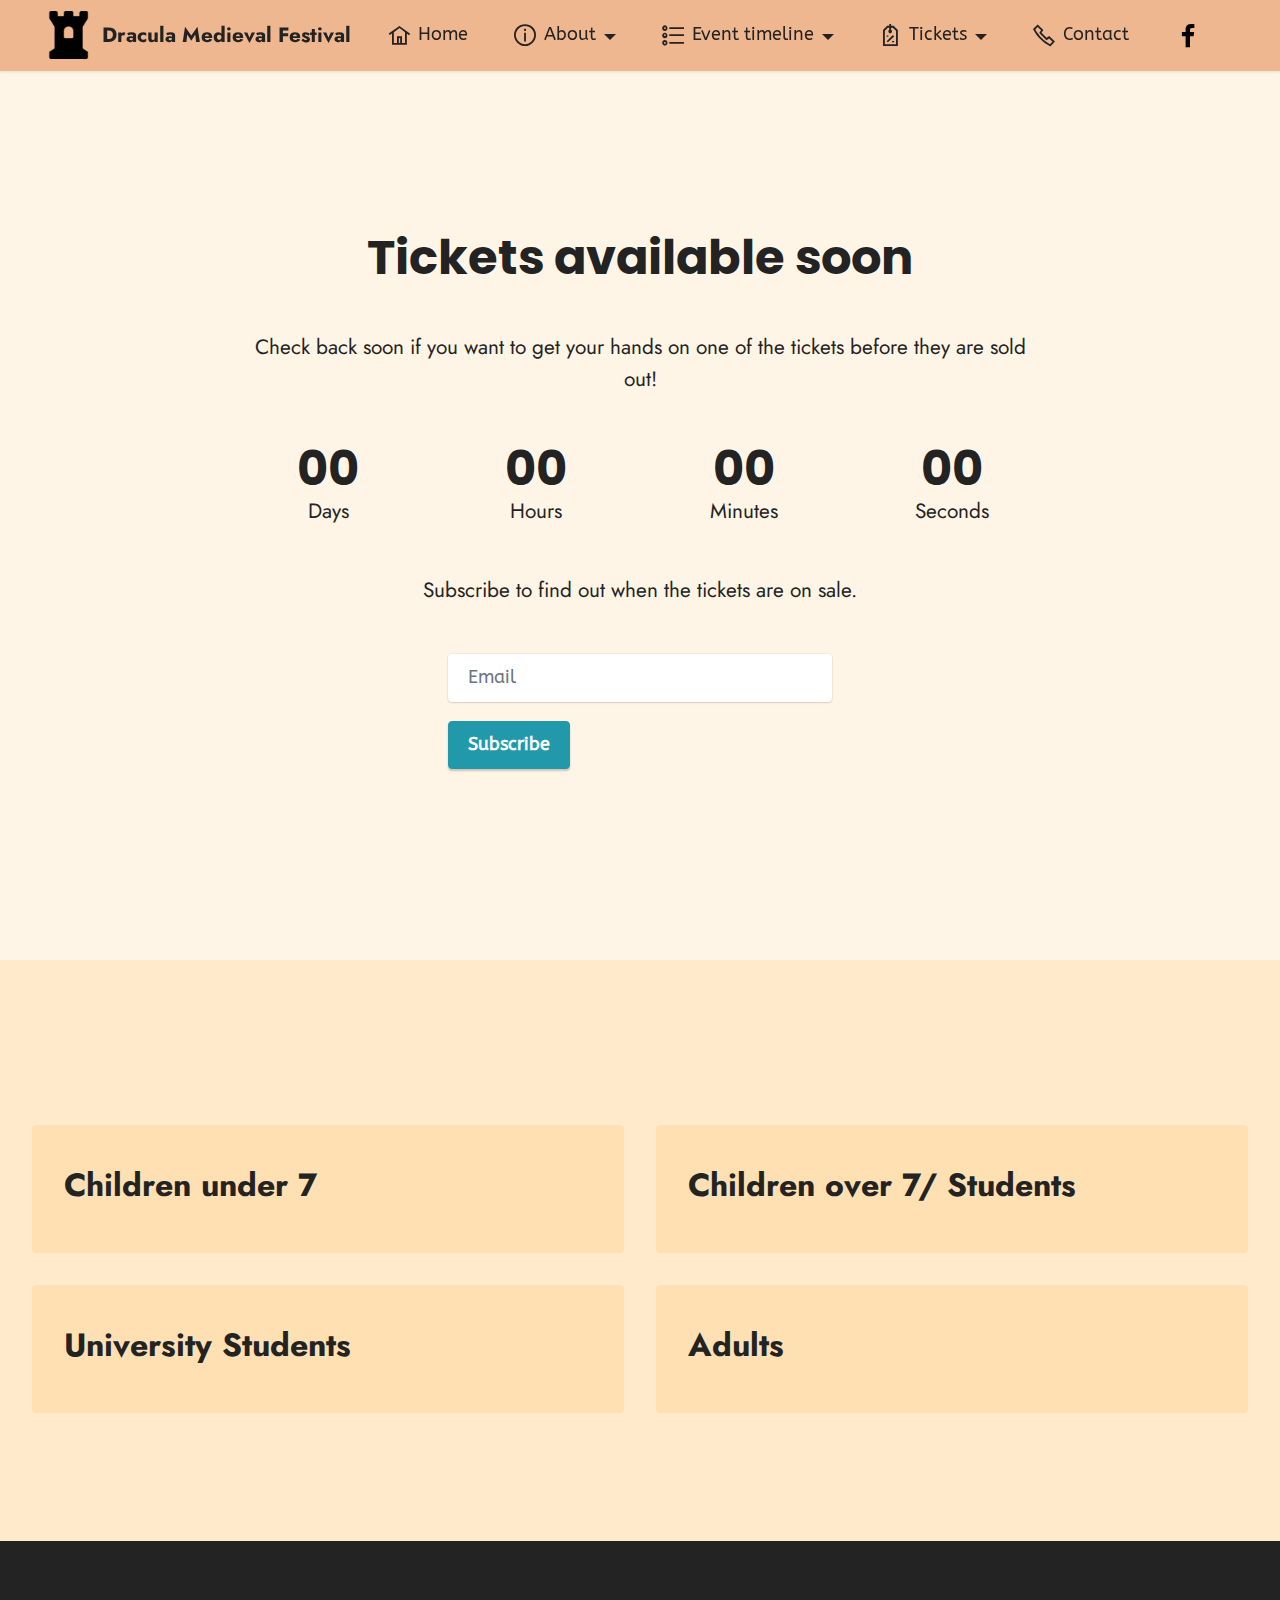
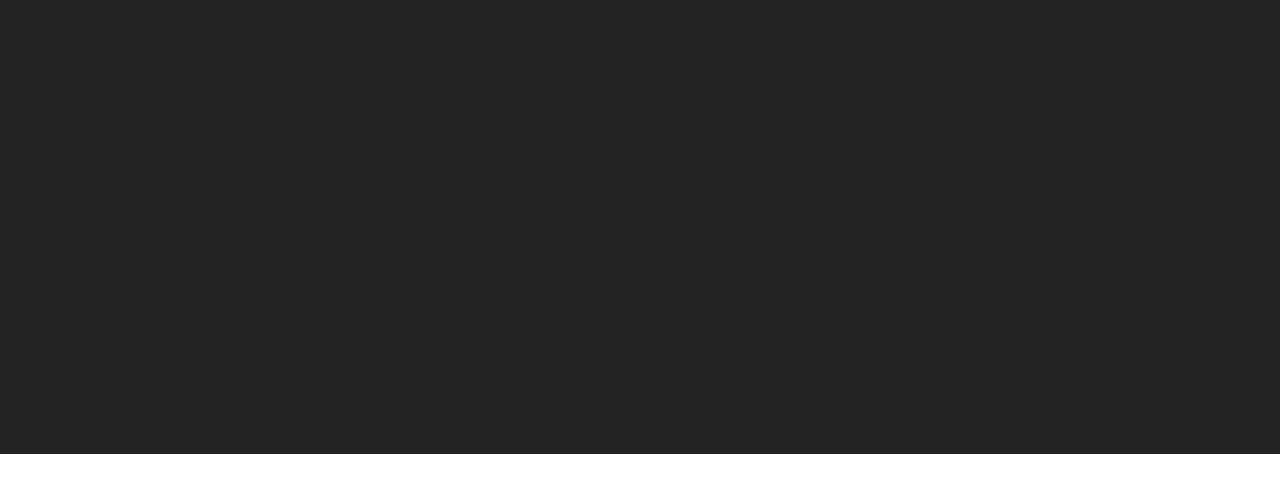
<file: page3.html>
<!DOCTYPE html>
<html  >
<head>
  <!-- Site made with Mobirise Website Builder v5.5.2, https://mobirise.com -->
  <meta charset="UTF-8">
  <meta http-equiv="X-UA-Compatible" content="IE=edge">
  <meta name="generator" content="Mobirise v5.5.2, mobirise.com">
  <meta name="twitter:card" content="summary_large_image"/>
  <meta name="twitter:image:src" content="assets/images/page3-meta.jpg">
  <meta property="og:image" content="assets/images/page3-meta.jpg">
  <meta name="twitter:title" content="Tickets">
  <meta name="viewport" content="width=device-width, initial-scale=1, minimum-scale=1">
  <link rel="shortcut icon" href="assets/images/66326.png" type="image/x-icon">
  <meta name="description" content="Târgoviște's "Dracula" Medieval Festival">
  
  
  <title>Tickets</title>
  <link rel="stylesheet" href="assets/web/assets/mobirise-icons2/mobirise2.css">
  <link rel="stylesheet" href="assets/bootstrap/css/bootstrap.min.css">
  <link rel="stylesheet" href="assets/bootstrap/css/bootstrap-grid.min.css">
  <link rel="stylesheet" href="assets/bootstrap/css/bootstrap-reboot.min.css">
  <link rel="stylesheet" href="assets/animatecss/animate.css">
  <link rel="stylesheet" href="assets/dropdown/css/style.css">
  <link rel="stylesheet" href="assets/socicon/css/styles.css">
  <link rel="stylesheet" href="assets/theme/css/style.css">
  <link rel="preload" href="https://fonts.googleapis.com/css?family=Libre+Baskerville:400,400i,700&display=swap" as="style" onload="this.onload=null;this.rel='stylesheet'">
  <noscript><link rel="stylesheet" href="https://fonts.googleapis.com/css?family=Libre+Baskerville:400,400i,700&display=swap"></noscript>
  <link rel="preload" href="https://fonts.googleapis.com/css?family=Poppins:100,100i,200,200i,300,300i,400,400i,500,500i,600,600i,700,700i,800,800i,900,900i&display=swap" as="style" onload="this.onload=null;this.rel='stylesheet'">
  <noscript><link rel="stylesheet" href="https://fonts.googleapis.com/css?family=Poppins:100,100i,200,200i,300,300i,400,400i,500,500i,600,600i,700,700i,800,800i,900,900i&display=swap"></noscript>
  <link rel="preload" href="https://fonts.googleapis.com/css?family=Jost:100,200,300,400,500,600,700,800,900,100i,200i,300i,400i,500i,600i,700i,800i,900i&display=swap" as="style" onload="this.onload=null;this.rel='stylesheet'">
  <noscript><link rel="stylesheet" href="https://fonts.googleapis.com/css?family=Jost:100,200,300,400,500,600,700,800,900,100i,200i,300i,400i,500i,600i,700i,800i,900i&display=swap"></noscript>
  <link rel="preload" href="https://fonts.googleapis.com/css?family=ABeeZee:400,400i&display=swap" as="style" onload="this.onload=null;this.rel='stylesheet'">
  <noscript><link rel="stylesheet" href="https://fonts.googleapis.com/css?family=ABeeZee:400,400i&display=swap"></noscript>
  <link rel="preload" as="style" href="assets/mobirise/css/mbr-additional.css"><link rel="stylesheet" href="assets/mobirise/css/mbr-additional.css" type="text/css">
  
  
  
  
</head>
<body>
  
  <section data-bs-version="5.1" class="menu menu1 cid-sRr7CsL3QW" once="menu" id="menu1-y">
    

    <nav class="navbar navbar-dropdown navbar-fixed-top navbar-expand-lg">
        <div class="container-fluid">
            <div class="navbar-brand">
                <span class="navbar-logo">
                    <a href="http://flaticon.com">
                        <img src="assets/images/66326.png" alt="Medieval Tower" style="height: 3rem;">
                    </a>
                </span>
                <span class="navbar-caption-wrap"><a class="navbar-caption text-black text-primary display-7" href="index.html">Dracula Medieval Festival</a></span>
            </div>
            <button class="navbar-toggler" type="button" data-toggle="collapse" data-bs-toggle="collapse" data-target="#navbarSupportedContent" data-bs-target="#navbarSupportedContent" aria-controls="navbarNavAltMarkup" aria-expanded="false" aria-label="Toggle navigation">
                <div class="hamburger">
                    <span></span>
                    <span></span>
                    <span></span>
                    <span></span>
                </div>
            </button>
            <div class="collapse navbar-collapse" id="navbarSupportedContent">
                <ul class="navbar-nav nav-dropdown nav-right" data-app-modern-menu="true"><li class="nav-item"><a class="nav-link link text-black text-primary display-4" href="index.html#slider1-2"><span class="mobi-mbri mobi-mbri-home mbr-iconfont mbr-iconfont-btn"></span>Home</a>
                    </li><li class="nav-item dropdown"><a class="nav-link link text-black text-primary dropdown-toggle display-4" href="index.html" data-toggle="dropdown-submenu" data-bs-toggle="dropdown" data-bs-auto-close="outside" aria-expanded="false"><span class="mobi-mbri mobi-mbri-info mbr-iconfont mbr-iconfont-btn"></span>About</a><div class="dropdown-menu" aria-labelledby="dropdown-undefined"><a class="text-black text-primary dropdown-item display-4" href="index.html#image2-n"><span class="mobi-mbri mobi-mbri-globe mbr-iconfont mbr-iconfont-btn"></span>Town History</a><a class="text-black text-primary show dropdown-item display-4" href="index.html#image1-o"><span class="mobi-mbri mobi-mbri-browse mbr-iconfont mbr-iconfont-btn"></span>Event Details</a></div></li><li class="nav-item dropdown"><a class="nav-link link text-black text-primary dropdown-toggle display-4" href="index.html#timeline3-d" aria-expanded="false" data-toggle="dropdown-submenu" data-bs-toggle="dropdown" data-bs-auto-close="outside"><span class="mobi-mbri mobi-mbri-bulleted-list mbr-iconfont mbr-iconfont-btn"></span>Event timeline</a><div class="dropdown-menu" aria-labelledby="dropdown-undefined"><a class="text-black text-primary show dropdown-item display-4" href="page2.html#timeline3-s"><span class="mobi-mbri mobi-mbri-bulleted-list mbr-iconfont mbr-iconfont-btn"></span>Timeline</a><a class="text-black text-primary show dropdown-item display-4" href="page2.html#features3-u"><span class="mobi-mbri mobi-mbri-zoom-in mbr-iconfont mbr-iconfont-btn"></span>More info&nbsp;</a></div></li>
                    <li class="nav-item dropdown"><a class="nav-link link text-black text-primary dropdown-toggle display-4" href="index.html" data-toggle="dropdown-submenu" data-bs-toggle="dropdown" data-bs-auto-close="outside" aria-expanded="false"><span class="mobi-mbri mobi-mbri-sale mbr-iconfont mbr-iconfont-btn"></span>Tickets</a><div class="dropdown-menu" aria-labelledby="dropdown-undefined"><a class="text-black text-primary dropdown-item display-4" href="page3.html#countdown1-11"><span class="mobi-mbri mobi-mbri-alert mbr-iconfont mbr-iconfont-btn"></span>Tickets on sale</a><a class="text-black text-primary show dropdown-item display-4" href="page3.html#features8-13"><span class="mobi-mbri mobi-mbri-cash mbr-iconfont mbr-iconfont-btn"></span>Prices</a></div></li><li class="nav-item"><a class="nav-link link text-black text-primary display-4" href="index.html#footer6-1a"><span class="mobi-mbri mobi-mbri-phone mbr-iconfont mbr-iconfont-btn"></span>Contact</a></li></ul>
                <div class="icons-menu">
                    <a class="iconfont-wrapper" href="https://www.facebook.com/curteadomneasca.tgv/" target="_blank">
                        <span class="p-2 mbr-iconfont socicon-facebook socicon"></span>
                    </a>
                    
                    
                    
                </div>
                
            </div>
        </div>
    </nav>
</section>

<section data-bs-version="5.1" class="countdown1 cid-sRr7CwhkZ5 mbr-fullscreen" id="countdown1-11">
    
    
    <div class="container-fluid">
        <div class="row justify-content-center">
            <div class="col-lg-8">
                <h3 class="mbr-section-title mb-5 align-center mbr-fonts-style display-2">
                    <strong>Tickets available soon</strong>
                </h3>
                <h4 class="mbr-section-subtitle mb-5 align-center mbr-fonts-style display-7">
                    Check back soon if you want to get your hands on one of the tickets before they are sold out!</h4>
                <div class="countdown-cont align-center mb-5">
                    <div class="daysCountdown col-xs-3 col-sm-3 col-md-3" title="Days"></div>
                    <div class="hoursCountdown col-xs-3 col-sm-3 col-md-3" title="Hours"></div>
                    <div class="minutesCountdown col-xs-3 col-sm-3 col-md-3" title="Minutes"></div>
                    <div class="secondsCountdown col-xs-3 col-sm-3 col-md-3" title="Seconds"></div>
                    <div class="countdown" data-due-date="2022/01/01T22:15:00"></div>
                </div>
                <p class="mbr-text mb-5 align-center mbr-fonts-style display-7">
                    Subscribe to find out when the tickets are on sale.</p>
            </div>
        </div>
        <div class="row">
            <div class="col-lg-4 mx-auto mbr-form" data-form-type="formoid">
                <form action="https://mobirise.eu/" method="POST" class="mbr-form form-with-styler" data-form-title="Form Name"><input type="hidden" name="email" data-form-email="true" value="nFJANT2zzXEhymVVmLgTn7Kll7/saN2bL5ejXjAumWWRwUeyqSGSWEyZaz2LxhirZI55/TQt9+MKGzz+97+D0qHPXhCeXJzcm6Jo6DGPUMs0STZ+/fkbJzNDDkjMWAs+">
                    <div class="row">
                        <div hidden="hidden" data-form-alert="" class="alert alert-success col-12">Thank you for subscribing!</div>
                        <div hidden="hidden" data-form-alert-danger="" class="alert alert-danger col-12">Oops...! some problem!</div>
                    </div>
                    <div class="dragArea row">
                        <div class="col form-group" data-for="email">
                            <input type="text" name="email" placeholder="Email" data-form-field="email" class="form-control" required="required" value="" id="email-countdown1-11">
                        </div>
                        <div class="mbr-section-btn"><button type="submit" class="btn btn-primary display-4">Subscribe</button></div>
                    </div>
                </form>
            </div>
        </div>
    </div>
</section>

<section data-bs-version="5.1" class="features7 cid-sRr7CyhB5h" id="features8-13">
    <!---->
    
    
    <div class="container-fluid">
        <div class="row">
            <div class="title col-12">
                <h5 class="mbr-section-title mbr-fonts-style mb-3 display-2">
                    <strong>Ticket prices</strong></h5>
                
            </div>
            <div class="card col-12 col-md-6">
                <div class="card-wrapper">
                    <div class="top-line">
                        <h6 class="card-title mbr-fonts-style display-5">
                            <strong>Children under 7&nbsp;</strong></h6>
                        <p class="mbr-text cost mbr-fonts-style display-5">free</p>
                    </div>
                    <div class="bottom-line">
                        
                    </div>
                </div>
            </div>
            <div class="card col-12 col-md-6">
                <div class="card-wrapper">
                    <div class="top-line">
                        <h6 class="card-title mbr-fonts-style display-5">
                            <strong>Children over 7/ Students</strong></h6>
                        <p class="mbr-text cost mbr-fonts-style display-5">40 lei</p>
                    </div>
                    <div class="bottom-line">
                        
                    </div>
                </div>
            </div>
            <div class="card col-12 col-md-6">
                <div class="card-wrapper">
                    <div class="top-line">
                        <h6 class="card-title mbr-fonts-style display-5"><strong>University Students</strong></h6>
                        <p class="mbr-text cost mbr-fonts-style display-5">50 lei</p>
                    </div>
                    <div class="bottom-line">
                        
                    </div>
                </div>
            </div>
            <div class="card col-12 col-md-6">
                <div class="card-wrapper">
                    <div class="top-line">
                        <h6 class="card-title mbr-fonts-style display-5">
                            <strong>Adults</strong></h6>
                        <p class="mbr-text cost mbr-fonts-style display-5">80 lei</p>
                    </div>
                    <div class="bottom-line">
                        
                    </div>
                </div>
            </div>
            
            
            
            
            
            
            
            
        </div>
    </div>
</section>

<section data-bs-version="5.1" class="footer6 cid-sRrELY67FO" once="footers" id="footer6-1a">

    

    

    <div class="container">
        <div class="row content mbr-white">
            <div class="col-12 col-md-3 mbr-fonts-style display-7">
                <h5 class="mbr-section-subtitle mbr-fonts-style mb-2 display-7">
                    <strong>Address</strong>
                </h5>
                <p class="mbr-text mbr-fonts-style display-7">Calea Domnească, 181<br>Târgoviște, Dâmbovița</p> <br>
                <h5 class="mbr-section-subtitle mbr-fonts-style mb-2 mt-4 display-7">
                    <strong>Contacts</strong>
                </h5>
                <p class="mbr-text mbr-fonts-style mb-4 display-7">
                    Email:<br>info@curteadomneascadintargoviste.ro <br><br><br></p>
            </div>
            <div class="col-12 col-md-3 mbr-fonts-style display-4">
                <h5 class="mbr-section-subtitle mbr-fonts-style mb-2 display-7">
                    <strong>Links</strong>
                </h5>
                <ul class="list mbr-fonts-style mb-4 display-4">
                    <li class="mbr-text item-wrap">
                        <a class="text-primary" href="http://curteadomneascadintargoviste.ro/?fbclid=IwAR3rhk9foxZ6l3FwLtTXUNkE7HUNRayYOj8ibI3AwWh4xqHsWFMdx_zBDqc">http://curteadomneascadintargoviste.ro</a></li>
                    <li class="mbr-text item-wrap">www.muzee-dambovitene.ro</li>
                    <li class="mbr-text item-wrap"><br></li>
                </ul>
                <h5 class="mbr-section-subtitle mbr-fonts-style mb-2 mt-5 display-7">
                    <strong>Feedback</strong>
                </h5>
                <p class="mbr-text mbr-fonts-style mb-4 display-7">
                    If you have any suggestions for us that could help organize the festival better, don't hesitate to contact us!
                </p>
            </div>
            <div class="col-12 col-md-6">
                <div class="google-map"><iframe frameborder="0" style="border:0" src="https://www.google.com/maps/embed/v1/place?key=AIzaSyCNveGQ9bfpKFwWzQLLftrR9hNiHwdqQG8&amp;q=Calea Domnească 181 Târgoviște " allowfullscreen=""></iframe></div>
            </div>
            <div class="col-md-6">
                
            </div>
        </div>
        
    </div>
</section><section style="background-color: #fff; font-family: -apple-system, BlinkMacSystemFont, 'Segoe UI', 'Roboto', 'Helvetica Neue', Arial, sans-serif; color:#aaa; font-size:12px; padding: 0; align-items: center; display: flex;"><a href="https://mobirise.site/m" style="flex: 1 1; height: 3rem; padding-left: 1rem;"></a><p style="flex: 0 0 auto; margin:0; padding-right:1rem;">Design your own site with <a href="https://mobirise.site/z" style="color:#aaa;">Mobirise</a></p></section><script src="assets/bootstrap/js/bootstrap.bundle.min.js"></script>  <script src="assets/smoothscroll/smooth-scroll.js"></script>  <script src="assets/ytplayer/index.js"></script>  <script src="assets/dropdown/js/navbar-dropdown.js"></script>  <script src="assets/countdown/countdown.js"></script>  <script src="assets/theme/js/script.js"></script>  <script src="assets/formoid/formoid.min.js"></script>  
  
  
 <div id="scrollToTop" class="scrollToTop mbr-arrow-up"><a style="text-align: center;"><i class="mbr-arrow-up-icon mbr-arrow-up-icon-cm cm-icon cm-icon-smallarrow-up"></i></a></div>
    <input name="animation" type="hidden">
  </body>
</html>
</file>
<file: assets/web/assets/mobirise-icons2/mobirise2.css>
@font-face {
  font-family: 'Moririse2';
  font-display: swap;
  src:  url('mobirise2.eot?f2bix4');
  src:  url('mobirise2.eot?f2bix4#iefix') format('embedded-opentype'),
    url('mobirise2.ttf?f2bix4') format('truetype'),
    url('mobirise2.woff?f2bix4') format('woff'),
    url('mobirise2.svg?f2bix4#mobirise2') format('svg');
  font-weight: normal;
  font-style: normal;
}

[class^="mobi-"], [class*=" mobi-"] {
  /* use !important to prevent issues with browser extensions that change fonts */
  font-family: 'Moririse2' !important;
  speak: none;
  font-style: normal;
  font-weight: normal;
  font-variant: normal;
  text-transform: none;
  line-height: 1;

  /* Better Font Rendering =========== */
  -webkit-font-smoothing: antialiased;
  -moz-osx-font-smoothing: grayscale;
}

.mobi-mbri-add-submenu:before {
  content: "\e900";
}
.mobi-mbri-alert:before {
  content: "\e901";
}
.mobi-mbri-align-center:before {
  content: "\e902";
}
.mobi-mbri-align-justify:before {
  content: "\e903";
}
.mobi-mbri-align-left:before {
  content: "\e904";
}
.mobi-mbri-align-right:before {
  content: "\e905";
}
.mobi-mbri-android:before {
  content: "\e906";
}
.mobi-mbri-apple:before {
  content: "\e907";
}
.mobi-mbri-arrow-down:before {
  content: "\e908";
}
.mobi-mbri-arrow-next:before {
  content: "\e909";
}
.mobi-mbri-arrow-prev:before {
  content: "\e90a";
}
.mobi-mbri-arrow-up:before {
  content: "\e90b";
}
.mobi-mbri-bold:before {
  content: "\e90c";
}
.mobi-mbri-bookmark:before {
  content: "\e90d";
}
.mobi-mbri-bootstrap:before {
  content: "\e90e";
}
.mobi-mbri-briefcase:before {
  content: "\e90f";
}
.mobi-mbri-browse:before {
  content: "\e910";
}
.mobi-mbri-bulleted-list:before {
  content: "\e911";
}
.mobi-mbri-calendar:before {
  content: "\e912";
}
.mobi-mbri-camera:before {
  content: "\e913";
}
.mobi-mbri-cart-add:before {
  content: "\e914";
}
.mobi-mbri-cart-full:before {
  content: "\e915";
}
.mobi-mbri-cash:before {
  content: "\e916";
}
.mobi-mbri-change-style:before {
  content: "\e917";
}
.mobi-mbri-chat:before {
  content: "\e918";
}
.mobi-mbri-clock:before {
  content: "\e919";
}
.mobi-mbri-close:before {
  content: "\e91a";
}
.mobi-mbri-cloud:before {
  content: "\e91b";
}
.mobi-mbri-code:before {
  content: "\e91c";
}
.mobi-mbri-contact-form:before {
  content: "\e91d";
}
.mobi-mbri-credit-card:before {
  content: "\e91e";
}
.mobi-mbri-cursor-click:before {
  content: "\e91f";
}
.mobi-mbri-cust-feedback:before {
  content: "\e920";
}
.mobi-mbri-database:before {
  content: "\e921";
}
.mobi-mbri-delivery:before {
  content: "\e922";
}
.mobi-mbri-desktop:before {
  content: "\e923";
}
.mobi-mbri-devices:before {
  content: "\e924";
}
.mobi-mbri-down:before {
  content: "\e925";
}
.mobi-mbri-download-2:before {
  content: "\e926";
}
.mobi-mbri-download:before {
  content: "\e927";
}
.mobi-mbri-drag-n-drop-2:before {
  content: "\e928";
}
.mobi-mbri-drag-n-drop:before {
  content: "\e929";
}
.mobi-mbri-edit-2:before {
  content: "\e92a";
}
.mobi-mbri-edit:before {
  content: "\e92b";
}
.mobi-mbri-error:before {
  content: "\e92c";
}
.mobi-mbri-extension:before {
  content: "\e92d";
}
.mobi-mbri-features:before {
  content: "\e92e";
}
.mobi-mbri-file:before {
  content: "\e92f";
}
.mobi-mbri-flag:before {
  content: "\e930";
}
.mobi-mbri-folder:before {
  content: "\e931";
}
.mobi-mbri-gift:before {
  content: "\e932";
}
.mobi-mbri-github:before {
  content: "\e933";
}
.mobi-mbri-globe-2:before {
  content: "\e934";
}
.mobi-mbri-globe:before {
  content: "\e935";
}
.mobi-mbri-growing-chart:before {
  content: "\e936";
}
.mobi-mbri-hearth:before {
  content: "\e937";
}
.mobi-mbri-help:before {
  content: "\e938";
}
.mobi-mbri-home:before {
  content: "\e939";
}
.mobi-mbri-hot-cup:before {
  content: "\e93a";
}
.mobi-mbri-idea:before {
  content: "\e93b";
}
.mobi-mbri-image-gallery:before {
  content: "\e93c";
}
.mobi-mbri-image-slider:before {
  content: "\e93d";
}
.mobi-mbri-info:before {
  content: "\e93e";
}
.mobi-mbri-italic:before {
  content: "\e93f";
}
.mobi-mbri-key:before {
  content: "\e940";
}
.mobi-mbri-laptop:before {
  content: "\e941";
}
.mobi-mbri-layers:before {
  content: "\e942";
}
.mobi-mbri-left-right:before {
  content: "\e943";
}
.mobi-mbri-left:before {
  content: "\e944";
}
.mobi-mbri-letter:before {
  content: "\e945";
}
.mobi-mbri-like:before {
  content: "\e946";
}
.mobi-mbri-link:before {
  content: "\e947";
}
.mobi-mbri-lock:before {
  content: "\e948";
}
.mobi-mbri-login:before {
  content: "\e949";
}
.mobi-mbri-logout:before {
  content: "\e94a";
}
.mobi-mbri-magic-stick:before {
  content: "\e94b";
}
.mobi-mbri-map-pin:before {
  content: "\e94c";
}
.mobi-mbri-menu:before {
  content: "\e94d";
}
.mobi-mbri-mobile-2:before {
  content: "\e94e";
}
.mobi-mbri-mobile-horizontal:before {
  content: "\e94f";
}
.mobi-mbri-mobile:before {
  content: "\e950";
}
.mobi-mbri-mobirise:before {
  content: "\e951";
}
.mobi-mbri-more-horizontal:before {
  content: "\e952";
}
.mobi-mbri-more-vertical:before {
  content: "\e953";
}
.mobi-mbri-music:before {
  content: "\e954";
}
.mobi-mbri-new-file:before {
  content: "\e955";
}
.mobi-mbri-numbered-list:before {
  content: "\e956";
}
.mobi-mbri-opened-folder:before {
  content: "\e957";
}
.mobi-mbri-pages:before {
  content: "\e958";
}
.mobi-mbri-paper-plane:before {
  content: "\e959";
}
.mobi-mbri-paperclip:before {
  content: "\e95a";
}
.mobi-mbri-phone:before {
  content: "\e95b";
}
.mobi-mbri-photo:before {
  content: "\e95c";
}
.mobi-mbri-photos:before {
  content: "\e95d";
}
.mobi-mbri-pin:before {
  content: "\e95e";
}
.mobi-mbri-play:before {
  content: "\e95f";
}
.mobi-mbri-plus:before {
  content: "\e960";
}
.mobi-mbri-preview:before {
  content: "\e961";
}
.mobi-mbri-print:before {
  content: "\e962";
}
.mobi-mbri-protect:before {
  content: "\e963";
}
.mobi-mbri-question:before {
  content: "\e964";
}
.mobi-mbri-quote-left:before {
  content: "\e965";
}
.mobi-mbri-quote-right:before {
  content: "\e966";
}
.mobi-mbri-redo:before {
  content: "\e967";
}
.mobi-mbri-refresh:before {
  content: "\e968";
}
.mobi-mbri-responsive-2:before {
  content: "\e969";
}
.mobi-mbri-responsive:before {
  content: "\e96a";
}
.mobi-mbri-right:before {
  content: "\e96b";
}
.mobi-mbri-rocket:before {
  content: "\e96c";
}
.mobi-mbri-sad-face:before {
  content: "\e96d";
}
.mobi-mbri-sale:before {
  content: "\e96e";
}
.mobi-mbri-save:before {
  content: "\e96f";
}
.mobi-mbri-search:before {
  content: "\e970";
}
.mobi-mbri-setting-2:before {
  content: "\e971";
}
.mobi-mbri-setting-3:before {
  content: "\e972";
}
.mobi-mbri-setting:before {
  content: "\e973";
}
.mobi-mbri-share:before {
  content: "\e974";
}
.mobi-mbri-shopping-bag:before {
  content: "\e975";
}
.mobi-mbri-shopping-basket:before {
  content: "\e976";
}
.mobi-mbri-shopping-cart:before {
  content: "\e977";
}
.mobi-mbri-sites:before {
  content: "\e978";
}
.mobi-mbri-smile-face:before {
  content: "\e979";
}
.mobi-mbri-speed:before {
  content: "\e97a";
}
.mobi-mbri-star:before {
  content: "\e97b";
}
.mobi-mbri-success:before {
  content: "\e97c";
}
.mobi-mbri-sun:before {
  content: "\e97d";
}
.mobi-mbri-sun2:before {
  content: "\e97e";
}
.mobi-mbri-tablet-vertical:before {
  content: "\e97f";
}
.mobi-mbri-tablet:before {
  content: "\e980";
}
.mobi-mbri-target:before {
  content: "\e981";
}
.mobi-mbri-timer:before {
  content: "\e982";
}
.mobi-mbri-to-ftp:before {
  content: "\e983";
}
.mobi-mbri-to-local-drive:before {
  content: "\e984";
}
.mobi-mbri-touch-swipe:before {
  content: "\e985";
}
.mobi-mbri-touch:before {
  content: "\e986";
}
.mobi-mbri-trash:before {
  content: "\e987";
}
.mobi-mbri-underline:before {
  content: "\e988";
}
.mobi-mbri-undo:before {
  content: "\e989";
}
.mobi-mbri-unlink:before {
  content: "\e98a";
}
.mobi-mbri-unlock:before {
  content: "\e98b";
}
.mobi-mbri-up-down:before {
  content: "\e98c";
}
.mobi-mbri-up:before {
  content: "\e98d";
}
.mobi-mbri-update:before {
  content: "\e98e";
}
.mobi-mbri-upload-2:before {
  content: "\e98f";
}
.mobi-mbri-upload:before {
  content: "\e990";
}
.mobi-mbri-user-2:before {
  content: "\e991";
}
.mobi-mbri-user:before {
  content: "\e992";
}
.mobi-mbri-users:before {
  content: "\e993";
}
.mobi-mbri-video-play:before {
  content: "\e994";
}
.mobi-mbri-video:before {
  content: "\e995";
}
.mobi-mbri-watch:before {
  content: "\e996";
}
.mobi-mbri-website-theme-2:before {
  content: "\e997";
}
.mobi-mbri-website-theme:before {
  content: "\e998";
}
.mobi-mbri-wifi:before {
  content: "\e999";
}
.mobi-mbri-windows:before {
  content: "\e99a";
}
.mobi-mbri-zoom-in:before {
  content: "\e99b";
}
.mobi-mbri-zoom-out:before {
  content: "\e99c";
}
</file>
<file: assets/dropdown/css/style.css>
.navbar-dropdown {
  left: 0;
  padding: 0;
  position: absolute;
  right: 0;
  top: 0;
  transition: all 0.45s ease;
  z-index: 1030;
  background: #282828; }
  .navbar-dropdown .navbar-logo {
    margin-right: 0.8rem;
    transition: margin 0.3s ease-in-out;
    vertical-align: middle; }
    .navbar-dropdown .navbar-logo img {
      height: 3.125rem;
      transition: all 0.3s ease-in-out; }
    .navbar-dropdown .navbar-logo.mbr-iconfont {
      font-size: 3.125rem;
      line-height: 3.125rem; }
  .navbar-dropdown .navbar-caption {
    font-weight: 700;
    white-space: normal;
    vertical-align: -4px;
    line-height: 3.125rem !important; }
    .navbar-dropdown .navbar-caption, .navbar-dropdown .navbar-caption:hover {
      color: inherit;
      text-decoration: none; }
  .navbar-dropdown .mbr-iconfont + .navbar-caption {
    vertical-align: -1px; }
  .navbar-dropdown.navbar-fixed-top {
    position: fixed; }
  .navbar-dropdown .navbar-brand span {
    vertical-align: -4px; }
  .navbar-dropdown.bg-color.transparent {
    background: none; }
  .navbar-dropdown.navbar-short .navbar-brand {
    padding: 0.625rem 0; }
    .navbar-dropdown.navbar-short .navbar-brand span {
      vertical-align: -1px; }
  .navbar-dropdown.navbar-short .navbar-caption {
    line-height: 2.375rem !important;
    vertical-align: -2px; }
  .navbar-dropdown.navbar-short .navbar-logo {
    margin-right: 0.5rem; }
    .navbar-dropdown.navbar-short .navbar-logo img {
      height: 2.375rem; }
    .navbar-dropdown.navbar-short .navbar-logo.mbr-iconfont {
      font-size: 2.375rem;
      line-height: 2.375rem; }
  .navbar-dropdown.navbar-short .mbr-table-cell {
    height: 3.625rem; }
  .navbar-dropdown .navbar-close {
    left: 0.6875rem;
    position: fixed;
    top: 0.75rem;
    z-index: 1000; }
  .navbar-dropdown .hamburger-icon {
    content: "";
    display: inline-block;
    vertical-align: middle;
    width: 16px;
    -webkit-box-shadow: 0 -6px 0 1px #282828,0 0 0 1px #282828,0 6px 0 1px #282828;
    -moz-box-shadow: 0 -6px 0 1px #282828,0 0 0 1px #282828,0 6px 0 1px #282828;
    box-shadow: 0 -6px 0 1px #282828,0 0 0 1px #282828,0 6px 0 1px #282828; }

.dropdown-menu .dropdown-toggle[data-toggle="dropdown-submenu"]::after {
  border-bottom: 0.35em solid transparent;
  border-left: 0.35em solid;
  border-right: 0;
  border-top: 0.35em solid transparent;
  margin-left: 0.3rem; }

.dropdown-menu .dropdown-item:focus {
  outline: 0; }

.nav-dropdown {
  font-size: 0.75rem;
  font-weight: 500;
  height: auto !important; }
  .nav-dropdown .nav-btn {
    padding-left: 1rem; }
  .nav-dropdown .link {
    margin: .667em 1.667em;
    font-weight: 500;
    padding: 0;
    transition: color .2s ease-in-out; }
    .nav-dropdown .link.dropdown-toggle {
      margin-right: 2.583em; }
      .nav-dropdown .link.dropdown-toggle::after {
        margin-left: .25rem;
        border-top: 0.35em solid;
        border-right: 0.35em solid transparent;
        border-left: 0.35em solid transparent;
        border-bottom: 0; }
      .nav-dropdown .link.dropdown-toggle[aria-expanded="true"] {
        margin: 0;
        padding: 0.667em 3.263em  0.667em 1.667em; }
  .nav-dropdown .link::after,
  .nav-dropdown .dropdown-item::after {
    color: inherit; }
  .nav-dropdown .btn {
    font-size: 0.75rem;
    font-weight: 700;
    letter-spacing: 0;
    margin-bottom: 0;
    padding-left: 1.25rem;
    padding-right: 1.25rem; }
  .nav-dropdown .dropdown-menu {
    border-radius: 0;
    border: 0;
    left: 0;
    margin: 0;
    padding-bottom: 1.25rem;
    padding-top: 1.25rem;
    position: relative; }
  .nav-dropdown .dropdown-submenu {
    margin-left: 0.125rem;
    top: 0; }
  .nav-dropdown .dropdown-item {
    font-weight: 500;
    line-height: 2;
    padding: 0.3846em 4.615em 0.3846em 1.5385em;
    position: relative;
    transition: color .2s ease-in-out, background-color .2s ease-in-out; }
    .nav-dropdown .dropdown-item::after {
      margin-top: -0.3077em;
      position: absolute;
      right: 1.1538em;
      top: 50%; }
    .nav-dropdown .dropdown-item:focus, .nav-dropdown .dropdown-item:hover {
      background: none; }

@media (max-width: 767px) {
  .nav-dropdown.navbar-toggleable-sm {
    bottom: 0;
    display: none;
    left: 0;
    overflow-x: hidden;
    position: fixed;
    top: 0;
    transform: translateX(-100%);
    -ms-transform: translateX(-100%);
    -webkit-transform: translateX(-100%);
    width: 18.75rem;
    z-index: 999; } }
.nav-dropdown.navbar-toggleable-xl {
  bottom: 0;
  display: none;
  left: 0;
  overflow-x: hidden;
  position: fixed;
  top: 0;
  transform: translateX(-100%);
  -ms-transform: translateX(-100%);
  -webkit-transform: translateX(-100%);
  width: 18.75rem;
  z-index: 999; }

.nav-dropdown-sm {
  display: block !important;
  overflow-x: hidden;
  overflow: auto;
  padding-top: 3.875rem; }
  .nav-dropdown-sm::after {
    content: "";
    display: block;
    height: 3rem;
    width: 100%; }
  .nav-dropdown-sm.collapse.in ~ .navbar-close {
    display: block !important; }
  .nav-dropdown-sm.collapsing, .nav-dropdown-sm.collapse.in {
    transform: translateX(0);
    -ms-transform: translateX(0);
    -webkit-transform: translateX(0);
    transition: all 0.25s ease-out;
    -webkit-transition: all 0.25s ease-out;
    background: #282828; }
  .nav-dropdown-sm.collapsing[aria-expanded="false"] {
    transform: translateX(-100%);
    -ms-transform: translateX(-100%);
    -webkit-transform: translateX(-100%); }
  .nav-dropdown-sm .nav-item {
    display: block;
    margin-left: 0 !important;
    padding-left: 0; }
  .nav-dropdown-sm .link,
  .nav-dropdown-sm .dropdown-item {
    border-top: 1px dotted rgba(255, 255, 255, 0.1);
    font-size: 0.8125rem;
    line-height: 1.6;
    margin: 0 !important;
    padding: 0.875rem 2.4rem 0.875rem 1.5625rem !important;
    position: relative;
    white-space: normal; }
    .nav-dropdown-sm .link:focus, .nav-dropdown-sm .link:hover,
    .nav-dropdown-sm .dropdown-item:focus,
    .nav-dropdown-sm .dropdown-item:hover {
      background: rgba(0, 0, 0, 0.2) !important;
      color: #c0a375; }
  .nav-dropdown-sm .nav-btn {
    position: relative;
    padding: 1.5625rem 1.5625rem 0 1.5625rem; }
    .nav-dropdown-sm .nav-btn::before {
      border-top: 1px dotted rgba(255, 255, 255, 0.1);
      content: "";
      left: 0;
      position: absolute;
      top: 0;
      width: 100%; }
    .nav-dropdown-sm .nav-btn + .nav-btn {
      padding-top: 0.625rem; }
      .nav-dropdown-sm .nav-btn + .nav-btn::before {
        display: none; }
  .nav-dropdown-sm .btn {
    padding: 0.625rem 0; }
  .nav-dropdown-sm .dropdown-toggle[data-toggle="dropdown-submenu"]::after {
    margin-left: .25rem;
    border-top: 0.35em solid;
    border-right: 0.35em solid transparent;
    border-left: 0.35em solid transparent;
    border-bottom: 0; }
  .nav-dropdown-sm .dropdown-toggle[data-toggle="dropdown-submenu"][aria-expanded="true"]::after {
    border-top: 0;
    border-right: 0.35em solid transparent;
    border-left: 0.35em solid transparent;
    border-bottom: 0.35em solid; }
  .nav-dropdown-sm .dropdown-menu {
    margin: 0;
    padding: 0;
    position: relative;
    top: 0;
    left: 0;
    width: 100%;
    border: 0;
    float: none;
    border-radius: 0;
    background: none; }
  .nav-dropdown-sm .dropdown-submenu {
    left: 100%;
    margin-left: 0.125rem;
    margin-top: -1.25rem;
    top: 0; }

.navbar-toggleable-sm .nav-dropdown .dropdown-menu {
  position: absolute; }

.navbar-toggleable-sm .nav-dropdown .dropdown-submenu {
  left: 100%;
  margin-left: 0.125rem;
  margin-top: -1.25rem;
  top: 0; }

.navbar-toggleable-sm.opened .nav-dropdown .dropdown-menu {
  position: relative; }

.navbar-toggleable-sm.opened .nav-dropdown .dropdown-submenu {
  left: 0;
  margin-left: 00rem;
  margin-top: 0rem;
  top: 0; }

.is-builder .nav-dropdown.collapsing {
  transition: none !important; }
</file>
<file: assets/socicon/css/styles.css>
@charset "UTF-8";

@font-face {
  font-family: 'Socicon';
  src:  url('../fonts/socicon.eot');
  src:  url('../fonts/socicon.eot?#iefix') format('embedded-opentype'),
    url('../fonts/socicon.woff2') format('woff2'),
    url('../fonts/socicon.ttf') format('truetype'),
    url('../fonts/socicon.woff') format('woff'),
    url('../fonts/socicon.svg#socicon') format('svg');
  font-weight: normal;
  font-style: normal;
  font-display: swap;
}

[data-icon]:before {
  font-family: "socicon" !important;
  content: attr(data-icon);
  font-style: normal !important;
  font-weight: normal !important;
  font-variant: normal !important;
  text-transform: none !important;
  speak: none;
  line-height: 1;
  -webkit-font-smoothing: antialiased;
  -moz-osx-font-smoothing: grayscale;
}

[class^="socicon-"], [class*=" socicon-"] {
  /* use !important to prevent issues with browser extensions that change fonts */
  font-family: 'Socicon' !important;
  speak: none;
  font-style: normal;
  font-weight: normal;
  font-variant: normal;
  text-transform: none;
  line-height: 1;

  /* Better Font Rendering =========== */
  -webkit-font-smoothing: antialiased;
  -moz-osx-font-smoothing: grayscale;
}

.socicon-eitaa:before {
  content: "\e97c";
}
.socicon-soroush:before {
  content: "\e97d";
}
.socicon-bale:before {
  content: "\e97e";
}
.socicon-zazzle:before {
  content: "\e97b";
}
.socicon-society6:before {
  content: "\e97a";
}
.socicon-redbubble:before {
  content: "\e979";
}
.socicon-avvo:before {
  content: "\e978";
}
.socicon-stitcher:before {
  content: "\e977";
}
.socicon-googlehangouts:before {
  content: "\e974";
}
.socicon-dlive:before {
  content: "\e975";
}
.socicon-vsco:before {
  content: "\e976";
}
.socicon-flipboard:before {
  content: "\e973";
}
.socicon-ubuntu:before {
  content: "\e958";
}
.socicon-artstation:before {
  content: "\e959";
}
.socicon-invision:before {
  content: "\e95a";
}
.socicon-torial:before {
  content: "\e95b";
}
.socicon-collectorz:before {
  content: "\e95c";
}
.socicon-seenthis:before {
  content: "\e95d";
}
.socicon-googleplaymusic:before {
  content: "\e95e";
}
.socicon-debian:before {
  content: "\e95f";
}
.socicon-filmfreeway:before {
  content: "\e960";
}
.socicon-gnome:before {
  content: "\e961";
}
.socicon-itchio:before {
  content: "\e962";
}
.socicon-jamendo:before {
  content: "\e963";
}
.socicon-mix:before {
  content: "\e964";
}
.socicon-sharepoint:before {
  content: "\e965";
}
.socicon-tinder:before {
  content: "\e966";
}
.socicon-windguru:before {
  content: "\e967";
}
.socicon-cdbaby:before {
  content: "\e968";
}
.socicon-elementaryos:before {
  content: "\e969";
}
.socicon-stage32:before {
  content: "\e96a";
}
.socicon-tiktok:before {
  content: "\e96b";
}
.socicon-gitter:before {
  content: "\e96c";
}
.socicon-letterboxd:before {
  content: "\e96d";
}
.socicon-threema:before {
  content: "\e96e";
}
.socicon-splice:before {
  content: "\e96f";
}
.socicon-metapop:before {
  content: "\e970";
}
.socicon-naver:before {
  content: "\e971";
}
.socicon-remote:before {
  content: "\e972";
}
.socicon-internet:before {
  content: "\e957";
}
.socicon-moddb:before {
  content: "\e94b";
}
.socicon-indiedb:before {
  content: "\e94c";
}
.socicon-traxsource:before {
  content: "\e94d";
}
.socicon-gamefor:before {
  content: "\e94e";
}
.socicon-pixiv:before {
  content: "\e94f";
}
.socicon-myanimelist:before {
  content: "\e950";
}
.socicon-blackberry:before {
  content: "\e951";
}
.socicon-wickr:before {
  content: "\e952";
}
.socicon-spip:before {
  content: "\e953";
}
.socicon-napster:before {
  content: "\e954";
}
.socicon-beatport:before {
  content: "\e955";
}
.socicon-hackerone:before {
  content: "\e956";
}
.socicon-hackernews:before {
  content: "\e946";
}
.socicon-smashwords:before {
  content: "\e947";
}
.socicon-kobo:before {
  content: "\e948";
}
.socicon-bookbub:before {
  content: "\e949";
}
.socicon-mailru:before {
  content: "\e94a";
}
.socicon-gitlab:before {
  content: "\e945";
}
.socicon-instructables:before {
  content: "\e944";
}
.socicon-portfolio:before {
  content: "\e943";
}
.socicon-codered:before {
  content: "\e940";
}
.socicon-origin:before {
  content: "\e941";
}
.socicon-nextdoor:before {
  content: "\e942";
}
.socicon-udemy:before {
  content: "\e93f";
}
.socicon-livemaster:before {
  content: "\e93e";
}
.socicon-crunchbase:before {
  content: "\e93b";
}
.socicon-homefy:before {
  content: "\e93c";
}
.socicon-calendly:before {
  content: "\e93d";
}
.socicon-realtor:before {
  content: "\e90f";
}
.socicon-tidal:before {
  content: "\e910";
}
.socicon-qobuz:before {
  content: "\e911";
}
.socicon-natgeo:before {
  content: "\e912";
}
.socicon-mastodon:before {
  content: "\e913";
}
.socicon-unsplash:before {
  content: "\e914";
}
.socicon-homeadvisor:before {
  content: "\e915";
}
.socicon-angieslist:before {
  content: "\e916";
}
.socicon-codepen:before {
  content: "\e917";
}
.socicon-slack:before {
  content: "\e918";
}
.socicon-openaigym:before {
  content: "\e919";
}
.socicon-logmein:before {
  content: "\e91a";
}
.socicon-fiverr:before {
  content: "\e91b";
}
.socicon-gotomeeting:before {
  content: "\e91c";
}
.socicon-aliexpress:before {
  content: "\e91d";
}
.socicon-guru:before {
  content: "\e91e";
}
.socicon-appstore:before {
  content: "\e91f";
}
.socicon-homes:before {
  content: "\e920";
}
.socicon-zoom:before {
  content: "\e921";
}
.socicon-alibaba:before {
  content: "\e922";
}
.socicon-craigslist:before {
  content: "\e923";
}
.socicon-wix:before {
  content: "\e924";
}
.socicon-redfin:before {
  content: "\e925";
}
.socicon-googlecalendar:before {
  content: "\e926";
}
.socicon-shopify:before {
  content: "\e927";
}
.socicon-freelancer:before {
  content: "\e928";
}
.socicon-seedrs:before {
  content: "\e929";
}
.socicon-bing:before {
  content: "\e92a";
}
.socicon-doodle:before {
  content: "\e92b";
}
.socicon-bonanza:before {
  content: "\e92c";
}
.socicon-squarespace:before {
  content: "\e92d";
}
.socicon-toptal:before {
  content: "\e92e";
}
.socicon-gust:before {
  content: "\e92f";
}
.socicon-ask:before {
  content: "\e930";
}
.socicon-trulia:before {
  content: "\e931";
}
.socicon-loomly:before {
  content: "\e932";
}
.socicon-ghost:before {
  content: "\e933";
}
.socicon-upwork:before {
  content: "\e934";
}
.socicon-fundable:before {
  content: "\e935";
}
.socicon-booking:before {
  content: "\e936";
}
.socicon-googlemaps:before {
  content: "\e937";
}
.socicon-zillow:before {
  content: "\e938";
}
.socicon-niconico:before {
  content: "\e939";
}
.socicon-toneden:before {
  content: "\e93a";
}
.socicon-augment:before {
  content: "\e908";
}
.socicon-bitbucket:before {
  content: "\e909";
}
.socicon-fyuse:before {
  content: "\e90a";
}
.socicon-yt-gaming:before {
  content: "\e90b";
}
.socicon-sketchfab:before {
  content: "\e90c";
}
.socicon-mobcrush:before {
  content: "\e90d";
}
.socicon-microsoft:before {
  content: "\e90e";
}
.socicon-pandora:before {
  content: "\e907";
}
.socicon-messenger:before {
  content: "\e906";
}
.socicon-gamewisp:before {
  content: "\e905";
}
.socicon-bloglovin:before {
  content: "\e904";
}
.socicon-tunein:before {
  content: "\e903";
}
.socicon-gamejolt:before {
  content: "\e901";
}
.socicon-trello:before {
  content: "\e902";
}
.socicon-spreadshirt:before {
  content: "\e900";
}
.socicon-500px:before {
  content: "\e000";
}
.socicon-8tracks:before {
  content: "\e001";
}
.socicon-airbnb:before {
  content: "\e002";
}
.socicon-alliance:before {
  content: "\e003";
}
.socicon-amazon:before {
  content: "\e004";
}
.socicon-amplement:before {
  content: "\e005";
}
.socicon-android:before {
  content: "\e006";
}
.socicon-angellist:before {
  content: "\e007";
}
.socicon-apple:before {
  content: "\e008";
}
.socicon-appnet:before {
  content: "\e009";
}
.socicon-baidu:before {
  content: "\e00a";
}
.socicon-bandcamp:before {
  content: "\e00b";
}
.socicon-battlenet:before {
  content: "\e00c";
}
.socicon-mixer:before {
  content: "\e00d";
}
.socicon-bebee:before {
  content: "\e00e";
}
.socicon-bebo:before {
  content: "\e00f";
}
.socicon-behance:before {
  content: "\e010";
}
.socicon-blizzard:before {
  content: "\e011";
}
.socicon-blogger:before {
  content: "\e012";
}
.socicon-buffer:before {
  content: "\e013";
}
.socicon-chrome:before {
  content: "\e014";
}
.socicon-coderwall:before {
  content: "\e015";
}
.socicon-curse:before {
  content: "\e016";
}
.socicon-dailymotion:before {
  content: "\e017";
}
.socicon-deezer:before {
  content: "\e018";
}
.socicon-delicious:before {
  content: "\e019";
}
.socicon-deviantart:before {
  content: "\e01a";
}
.socicon-diablo:before {
  content: "\e01b";
}
.socicon-digg:before {
  content: "\e01c";
}
.socicon-discord:before {
  content: "\e01d";
}
.socicon-disqus:before {
  content: "\e01e";
}
.socicon-douban:before {
  content: "\e01f";
}
.socicon-draugiem:before {
  content: "\e020";
}
.socicon-dribbble:before {
  content: "\e021";
}
.socicon-drupal:before {
  content: "\e022";
}
.socicon-ebay:before {
  content: "\e023";
}
.socicon-ello:before {
  content: "\e024";
}
.socicon-endomodo:before {
  content: "\e025";
}
.socicon-envato:before {
  content: "\e026";
}
.socicon-etsy:before {
  content: "\e027";
}
.socicon-facebook:before {
  content: "\e028";
}
.socicon-feedburner:before {
  content: "\e029";
}
.socicon-filmweb:before {
  content: "\e02a";
}
.socicon-firefox:before {
  content: "\e02b";
}
.socicon-flattr:before {
  content: "\e02c";
}
.socicon-flickr:before {
  content: "\e02d";
}
.socicon-formulr:before {
  content: "\e02e";
}
.socicon-forrst:before {
  content: "\e02f";
}
.socicon-foursquare:before {
  content: "\e030";
}
.socicon-friendfeed:before {
  content: "\e031";
}
.socicon-github:before {
  content: "\e032";
}
.socicon-goodreads:before {
  content: "\e033";
}
.socicon-google:before {
  content: "\e034";
}
.socicon-googlescholar:before {
  content: "\e035";
}
.socicon-googlegroups:before {
  content: "\e036";
}
.socicon-googlephotos:before {
  content: "\e037";
}
.socicon-googleplus:before {
  content: "\e038";
}
.socicon-grooveshark:before {
  content: "\e039";
}
.socicon-hackerrank:before {
  content: "\e03a";
}
.socicon-hearthstone:before {
  content: "\e03b";
}
.socicon-hellocoton:before {
  content: "\e03c";
}
.socicon-heroes:before {
  content: "\e03d";
}
.socicon-smashcast:before {
  content: "\e03e";
}
.socicon-horde:before {
  content: "\e03f";
}
.socicon-houzz:before {
  content: "\e040";
}
.socicon-icq:before {
  content: "\e041";
}
.socicon-identica:before {
  content: "\e042";
}
.socicon-imdb:before {
  content: "\e043";
}
.socicon-instagram:before {
  content: "\e044";
}
.socicon-issuu:before {
  content: "\e045";
}
.socicon-istock:before {
  content: "\e046";
}
.socicon-itunes:before {
  content: "\e047";
}
.socicon-keybase:before {
  content: "\e048";
}
.socicon-lanyrd:before {
  content: "\e049";
}
.socicon-lastfm:before {
  content: "\e04a";
}
.socicon-line:before {
  content: "\e04b";
}
.socicon-linkedin:before {
  content: "\e04c";
}
.socicon-livejournal:before {
  content: "\e04d";
}
.socicon-lyft:before {
  content: "\e04e";
}
.socicon-macos:before {
  content: "\e04f";
}
.socicon-mail:before {
  content: "\e050";
}
.socicon-medium:before {
  content: "\e051";
}
.socicon-meetup:before {
  content: "\e052";
}
.socicon-mixcloud:before {
  content: "\e053";
}
.socicon-modelmayhem:before {
  content: "\e054";
}
.socicon-mumble:before {
  content: "\e055";
}
.socicon-myspace:before {
  content: "\e056";
}
.socicon-newsvine:before {
  content: "\e057";
}
.socicon-nintendo:before {
  content: "\e058";
}
.socicon-npm:before {
  content: "\e059";
}
.socicon-odnoklassniki:before {
  content: "\e05a";
}
.socicon-openid:before {
  content: "\e05b";
}
.socicon-opera:before {
  content: "\e05c";
}
.socicon-outlook:before {
  content: "\e05d";
}
.socicon-overwatch:before {
  content: "\e05e";
}
.socicon-patreon:before {
  content: "\e05f";
}
.socicon-paypal:before {
  content: "\e060";
}
.socicon-periscope:before {
  content: "\e061";
}
.socicon-persona:before {
  content: "\e062";
}
.socicon-pinterest:before {
  content: "\e063";
}
.socicon-play:before {
  content: "\e064";
}
.socicon-player:before {
  content: "\e065";
}
.socicon-playstation:before {
  content: "\e066";
}
.socicon-pocket:before {
  content: "\e067";
}
.socicon-qq:before {
  content: "\e068";
}
.socicon-quora:before {
  content: "\e069";
}
.socicon-raidcall:before {
  content: "\e06a";
}
.socicon-ravelry:before {
  content: "\e06b";
}
.socicon-reddit:before {
  content: "\e06c";
}
.socicon-renren:before {
  content: "\e06d";
}
.socicon-researchgate:before {
  content: "\e06e";
}
.socicon-residentadvisor:before {
  content: "\e06f";
}
.socicon-reverbnation:before {
  content: "\e070";
}
.socicon-rss:before {
  content: "\e071";
}
.socicon-sharethis:before {
  content: "\e072";
}
.socicon-skype:before {
  content: "\e073";
}
.socicon-slideshare:before {
  content: "\e074";
}
.socicon-smugmug:before {
  content: "\e075";
}
.socicon-snapchat:before {
  content: "\e076";
}
.socicon-songkick:before {
  content: "\e077";
}
.socicon-soundcloud:before {
  content: "\e078";
}
.socicon-spotify:before {
  content: "\e079";
}
.socicon-stackexchange:before {
  content: "\e07a";
}
.socicon-stackoverflow:before {
  content: "\e07b";
}
.socicon-starcraft:before {
  content: "\e07c";
}
.socicon-stayfriends:before {
  content: "\e07d";
}
.socicon-steam:before {
  content: "\e07e";
}
.socicon-storehouse:before {
  content: "\e07f";
}
.socicon-strava:before {
  content: "\e080";
}
.socicon-streamjar:before {
  content: "\e081";
}
.socicon-stumbleupon:before {
  content: "\e082";
}
.socicon-swarm:before {
  content: "\e083";
}
.socicon-teamspeak:before {
  content: "\e084";
}
.socicon-teamviewer:before {
  content: "\e085";
}
.socicon-technorati:before {
  content: "\e086";
}
.socicon-telegram:before {
  content: "\e087";
}
.socicon-tripadvisor:before {
  content: "\e088";
}
.socicon-tripit:before {
  content: "\e089";
}
.socicon-triplej:before {
  content: "\e08a";
}
.socicon-tumblr:before {
  content: "\e08b";
}
.socicon-twitch:before {
  content: "\e08c";
}
.socicon-twitter:before {
  content: "\e08d";
}
.socicon-uber:before {
  content: "\e08e";
}
.socicon-ventrilo:before {
  content: "\e08f";
}
.socicon-viadeo:before {
  content: "\e090";
}
.socicon-viber:before {
  content: "\e091";
}
.socicon-viewbug:before {
  content: "\e092";
}
.socicon-vimeo:before {
  content: "\e093";
}
.socicon-vine:before {
  content: "\e094";
}
.socicon-vkontakte:before {
  content: "\e095";
}
.socicon-warcraft:before {
  content: "\e096";
}
.socicon-wechat:before {
  content: "\e097";
}
.socicon-weibo:before {
  content: "\e098";
}
.socicon-whatsapp:before {
  content: "\e099";
}
.socicon-wikipedia:before {
  content: "\e09a";
}
.socicon-windows:before {
  content: "\e09b";
}
.socicon-wordpress:before {
  content: "\e09c";
}
.socicon-wykop:before {
  content: "\e09d";
}
.socicon-xbox:before {
  content: "\e09e";
}
.socicon-xing:before {
  content: "\e09f";
}
.socicon-yahoo:before {
  content: "\e0a0";
}
.socicon-yammer:before {
  content: "\e0a1";
}
.socicon-yandex:before {
  content: "\e0a2";
}
.socicon-yelp:before {
  content: "\e0a3";
}
.socicon-younow:before {
  content: "\e0a4";
}
.socicon-youtube:before {
  content: "\e0a5";
}
.socicon-zapier:before {
  content: "\e0a6";
}
.socicon-zerply:before {
  content: "\e0a7";
}
.socicon-zomato:before {
  content: "\e0a8";
}
.socicon-zynga:before {
  content: "\e0a9";
}
</file>
<file: assets/theme/css/style.css>
@charset "UTF-8";
section {
  background-color: #ffffff;
}

body {
  font-style: normal;
  line-height: 1.5;
  font-weight: 400;
  color: #232323;
  position: relative;
}

button {
  background-color: transparent;
  border-color: transparent;
}

section,
.container,
.container-fluid {
  position: relative;
  word-wrap: break-word;
}

a.mbr-iconfont:hover {
  text-decoration: none;
}

.article .lead p,
.article .lead ul,
.article .lead ol,
.article .lead pre,
.article .lead blockquote {
  margin-bottom: 0;
}

a {
  font-style: normal;
  font-weight: 400;
  cursor: pointer;
}
a, a:hover {
  text-decoration: none;
}

.mbr-section-title {
  font-style: normal;
  line-height: 1.3;
}

.mbr-section-subtitle {
  line-height: 1.3;
}

.mbr-text {
  font-style: normal;
  line-height: 1.7;
}

h1,
h2,
h3,
h4,
h5,
h6,
.display-1,
.display-2,
.display-4,
.display-5,
.display-7,
span,
p,
a {
  line-height: 1;
  word-break: break-word;
  word-wrap: break-word;
  font-weight: 400;
}

b,
strong {
  font-weight: bold;
}

input:-webkit-autofill, input:-webkit-autofill:hover, input:-webkit-autofill:focus, input:-webkit-autofill:active {
  transition-delay: 9999s;
  -webkit-transition-property: background-color, color;
  transition-property: background-color, color;
}

textarea[type=hidden] {
  display: none;
}

section {
  background-position: 50% 50%;
  background-repeat: no-repeat;
  background-size: cover;
}
section .mbr-background-video,
section .mbr-background-video-preview {
  position: absolute;
  bottom: 0;
  left: 0;
  right: 0;
  top: 0;
}

.hidden {
  visibility: hidden;
}

.mbr-z-index20 {
  z-index: 20;
}

/*! Base colors */
.mbr-white {
  color: #ffffff;
}

.mbr-black {
  color: #111111;
}

.mbr-bg-white {
  background-color: #ffffff;
}

.mbr-bg-black {
  background-color: #000000;
}

/*! Text-aligns */
.align-left {
  text-align: left;
}

.align-center {
  text-align: center;
}

.align-right {
  text-align: right;
}

/*! Font-weight  */
.mbr-light {
  font-weight: 300;
}

.mbr-regular {
  font-weight: 400;
}

.mbr-semibold {
  font-weight: 500;
}

.mbr-bold {
  font-weight: 700;
}

/*! Media  */
.media-content {
  flex-basis: 100%;
}

.media-container-row {
  display: flex;
  flex-direction: row;
  flex-wrap: wrap;
  justify-content: center;
  align-content: center;
  align-items: start;
}
.media-container-row .media-size-item {
  width: 400px;
}

.media-container-column {
  display: flex;
  flex-direction: column;
  flex-wrap: wrap;
  justify-content: center;
  align-content: center;
  align-items: stretch;
}
.media-container-column > * {
  width: 100%;
}

@media (min-width: 992px) {
  .media-container-row {
    flex-wrap: nowrap;
  }
}
figure {
  margin-bottom: 0;
  overflow: hidden;
}

figure[mbr-media-size] {
  transition: width 0.1s;
}

img,
iframe {
  display: block;
  width: 100%;
}

.card {
  background-color: transparent;
  border: none;
}

.card-box {
  width: 100%;
}

.card-img {
  text-align: center;
  flex-shrink: 0;
  -webkit-flex-shrink: 0;
}

.media {
  max-width: 100%;
  margin: 0 auto;
}

.mbr-figure {
  align-self: center;
}

.media-container > div {
  max-width: 100%;
}

.mbr-figure img,
.card-img img {
  width: 100%;
}

@media (max-width: 991px) {
  .media-size-item {
    width: auto !important;
  }

  .media {
    width: auto;
  }

  .mbr-figure {
    width: 100% !important;
  }
}
/*! Buttons */
.mbr-section-btn {
  margin-left: -0.6rem;
  margin-right: -0.6rem;
  font-size: 0;
}

.btn {
  font-weight: 600;
  border-width: 1px;
  font-style: normal;
  margin: 0.6rem 0.6rem;
  white-space: normal;
  transition: all 0.2s ease-in-out;
  display: inline-flex;
  align-items: center;
  justify-content: center;
  word-break: break-word;
}

.btn-sm {
  font-weight: 600;
  letter-spacing: 0px;
  transition: all 0.3s ease-in-out;
}

.btn-md {
  font-weight: 600;
  letter-spacing: 0px;
  transition: all 0.3s ease-in-out;
}

.btn-lg {
  font-weight: 600;
  letter-spacing: 0px;
  transition: all 0.3s ease-in-out;
}

.btn-form {
  margin: 0;
}
.btn-form:hover {
  cursor: pointer;
}

nav .mbr-section-btn {
  margin-left: 0rem;
  margin-right: 0rem;
}

/*! Btn icon margin */
.btn .mbr-iconfont,
.btn.btn-sm .mbr-iconfont {
  order: 1;
  cursor: pointer;
  margin-left: 0.5rem;
  vertical-align: sub;
}

.btn.btn-md .mbr-iconfont,
.btn.btn-md .mbr-iconfont {
  margin-left: 0.8rem;
}

.mbr-regular {
  font-weight: 400;
}

.mbr-semibold {
  font-weight: 500;
}

.mbr-bold {
  font-weight: 700;
}

[type=submit] {
  -webkit-appearance: none;
}

/*! Full-screen */
.mbr-fullscreen .mbr-overlay {
  min-height: 100vh;
}

.mbr-fullscreen {
  display: flex;
  display: -moz-flex;
  display: -ms-flex;
  display: -o-flex;
  align-items: center;
  min-height: 100vh;
  padding-top: 3rem;
  padding-bottom: 3rem;
}

/*! Map */
.map {
  height: 25rem;
  position: relative;
}
.map iframe {
  width: 100%;
  height: 100%;
}

/*! Scroll to top arrow */
.mbr-arrow-up {
  bottom: 25px;
  right: 90px;
  position: fixed;
  text-align: right;
  z-index: 5000;
  color: #ffffff;
  font-size: 22px;
}

.mbr-arrow-up a {
  background: rgba(0, 0, 0, 0.2);
  border-radius: 50%;
  color: #fff;
  display: inline-block;
  height: 60px;
  width: 60px;
  border: 2px solid #fff;
  outline-style: none !important;
  position: relative;
  text-decoration: none;
  transition: all 0.3s ease-in-out;
  cursor: pointer;
  text-align: center;
}
.mbr-arrow-up a:hover {
  background-color: rgba(0, 0, 0, 0.4);
}
.mbr-arrow-up a i {
  line-height: 60px;
}

.mbr-arrow-up-icon {
  display: block;
  color: #fff;
}

.mbr-arrow-up-icon::before {
  content: "›";
  display: inline-block;
  font-family: serif;
  font-size: 22px;
  line-height: 1;
  font-style: normal;
  position: relative;
  top: 6px;
  left: -4px;
  transform: rotate(-90deg);
}

/*! Arrow Down */
.mbr-arrow {
  position: absolute;
  bottom: 45px;
  left: 50%;
  width: 60px;
  height: 60px;
  cursor: pointer;
  background-color: rgba(80, 80, 80, 0.5);
  border-radius: 50%;
  transform: translateX(-50%);
}
@media (max-width: 767px) {
  .mbr-arrow {
    display: none;
  }
}
.mbr-arrow > a {
  display: inline-block;
  text-decoration: none;
  outline-style: none;
  -webkit-animation: arrowdown 1.7s ease-in-out infinite;
          animation: arrowdown 1.7s ease-in-out infinite;
  color: #ffffff;
}
.mbr-arrow > a > i {
  position: absolute;
  top: -2px;
  left: 15px;
  font-size: 2rem;
}

#scrollToTop a i::before {
  content: "";
  position: absolute;
  display: block;
  border-bottom: 2.5px solid #fff;
  border-left: 2.5px solid #fff;
  width: 27.8%;
  height: 27.8%;
  left: 50%;
  top: 51%;
  transform: translateY(-30%) translateX(-50%) rotate(135deg);
}

@keyframes arrowdown {
  0% {
    transform: translateY(0px);
  }
  50% {
    transform: translateY(-5px);
  }
  100% {
    transform: translateY(0px);
  }
}
@-webkit-keyframes arrowdown {
  0% {
    transform: translateY(0px);
  }
  50% {
    transform: translateY(-5px);
  }
  100% {
    transform: translateY(0px);
  }
}
@media (max-width: 500px) {
  .mbr-arrow-up {
    left: 0;
    right: 0;
    text-align: center;
  }
}
/*Gradients animation*/
@keyframes gradient-animation {
  from {
    background-position: 0% 100%;
    -webkit-animation-timing-function: ease-in-out;
            animation-timing-function: ease-in-out;
  }
  to {
    background-position: 100% 0%;
    -webkit-animation-timing-function: ease-in-out;
            animation-timing-function: ease-in-out;
  }
}
@-webkit-keyframes gradient-animation {
  from {
    background-position: 0% 100%;
    -webkit-animation-timing-function: ease-in-out;
            animation-timing-function: ease-in-out;
  }
  to {
    background-position: 100% 0%;
    -webkit-animation-timing-function: ease-in-out;
            animation-timing-function: ease-in-out;
  }
}
.bg-gradient {
  background-size: 200% 200%;
  animation: gradient-animation 5s infinite alternate;
  -webkit-animation: gradient-animation 5s infinite alternate;
}

.menu .navbar-brand {
  display: -webkit-flex;
}
.menu .navbar-brand span {
  display: flex;
  display: -webkit-flex;
}
.menu .navbar-brand .navbar-caption-wrap {
  display: -webkit-flex;
}
.menu .navbar-brand .navbar-logo img {
  display: -webkit-flex;
  width: auto;
}
@media (min-width: 768px) and (max-width: 991px) {
  .menu .navbar-toggleable-sm .navbar-nav {
    display: -ms-flexbox;
  }
}
@media (max-width: 991px) {
  .menu .navbar-collapse {
    max-height: 93.5vh;
  }
  .menu .navbar-collapse.show {
    overflow: auto;
  }
}
@media (min-width: 992px) {
  .menu .navbar-nav.nav-dropdown {
    display: -webkit-flex;
  }
  .menu .navbar-toggleable-sm .navbar-collapse {
    display: -webkit-flex !important;
  }
  .menu .collapsed .navbar-collapse {
    max-height: 93.5vh;
  }
  .menu .collapsed .navbar-collapse.show {
    overflow: auto;
  }
}
@media (max-width: 767px) {
  .menu .navbar-collapse {
    max-height: 80vh;
  }
}

.nav-link .mbr-iconfont {
  margin-right: 0.5rem;
}

.navbar {
  display: -webkit-flex;
  -webkit-flex-wrap: wrap;
  -webkit-align-items: center;
  -webkit-justify-content: space-between;
}

.navbar-collapse {
  -webkit-flex-basis: 100%;
  -webkit-flex-grow: 1;
  -webkit-align-items: center;
}

.nav-dropdown .link {
  padding: 0.667em 1.667em !important;
  margin: 0 !important;
}

.nav {
  display: -webkit-flex;
  -webkit-flex-wrap: wrap;
}

.row {
  display: -webkit-flex;
  -webkit-flex-wrap: wrap;
}

.justify-content-center {
  -webkit-justify-content: center;
}

.form-inline {
  display: -webkit-flex;
}

.card-wrapper {
  -webkit-flex: 1;
}

.carousel-control {
  z-index: 10;
  display: -webkit-flex;
}

.carousel-controls {
  display: -webkit-flex;
}

.media {
  display: -webkit-flex;
}

.form-group:focus {
  outline: none;
}

.jq-selectbox__select {
  padding: 7px 0;
  position: relative;
}

.jq-selectbox__dropdown {
  overflow: hidden;
  border-radius: 10px;
  position: absolute;
  top: 100%;
  left: 0 !important;
  width: 100% !important;
}

.jq-selectbox__trigger-arrow {
  right: 0;
  transform: translateY(-50%);
}

.jq-selectbox li {
  padding: 1.07em 0.5em;
}

input[type=range] {
  padding-left: 0 !important;
  padding-right: 0 !important;
}

.modal-dialog,
.modal-content {
  height: 100%;
}

.modal-dialog .carousel-inner {
  height: calc(100vh - 1.75rem);
}
@media (max-width: 575px) {
  .modal-dialog .carousel-inner {
    height: calc(100vh - 1rem);
  }
}

.carousel-item {
  text-align: center;
}

.carousel-item img {
  margin: auto;
}

.navbar-toggler {
  align-self: flex-start;
  padding: 0.25rem 0.75rem;
  font-size: 1.25rem;
  line-height: 1;
  background: transparent;
  border: 1px solid transparent;
  border-radius: 0.25rem;
}

.navbar-toggler:focus,
.navbar-toggler:hover {
  text-decoration: none;
  box-shadow: none;
}

.navbar-toggler-icon {
  display: inline-block;
  width: 1.5em;
  height: 1.5em;
  vertical-align: middle;
  content: "";
  background: no-repeat center center;
  background-size: 100% 100%;
}

.navbar-toggler-left {
  position: absolute;
  left: 1rem;
}

.navbar-toggler-right {
  position: absolute;
  right: 1rem;
}

.card-img {
  width: auto;
}

.menu .navbar.collapsed:not(.beta-menu) {
  flex-direction: column;
}

.carousel-item.active,
.carousel-item-next,
.carousel-item-prev {
  display: flex;
}

.note-air-layout .dropup .dropdown-menu,
.note-air-layout .navbar-fixed-bottom .dropdown .dropdown-menu {
  bottom: initial !important;
}

html,
body {
  height: auto;
  min-height: 100vh;
}

.dropup .dropdown-toggle::after {
  display: none;
}

.form-asterisk {
  font-family: initial;
  position: absolute;
  top: -2px;
  font-weight: normal;
}

.form-control-label {
  position: relative;
  cursor: pointer;
  margin-bottom: 0.357em;
  padding: 0;
}

.alert {
  color: #ffffff;
  border-radius: 0;
  border: 0;
  font-size: 1.1rem;
  line-height: 1.5;
  margin-bottom: 1.875rem;
  padding: 1.25rem;
  position: relative;
  text-align: center;
}
.alert.alert-form::after {
  background-color: inherit;
  bottom: -7px;
  content: "";
  display: block;
  height: 14px;
  left: 50%;
  margin-left: -7px;
  position: absolute;
  transform: rotate(45deg);
  width: 14px;
}

.form-control {
  background-color: #ffffff;
  background-clip: border-box;
  color: #232323;
  line-height: 1rem !important;
  height: auto;
  padding: 0.6rem 1.2rem;
  transition: border-color 0.25s ease 0s;
  border: 1px solid transparent !important;
  border-radius: 4px;
  box-shadow: rgba(0, 0, 0, 0.07) 0px 1px 1px 0px, rgba(0, 0, 0, 0.07) 0px 1px 3px 0px, rgba(0, 0, 0, 0.03) 0px 0px 0px 1px;
}
.form-active .form-control:invalid {
  border-color: red;
}

form .row {
  margin-left: -0.6rem;
  margin-right: -0.6rem;
}
form .row [class*=col] {
  padding-left: 0.6rem;
  padding-right: 0.6rem;
}

form .mbr-section-btn {
  margin: 0;
  padding-left: 0.6rem;
  padding-right: 0.6rem;
}

form .btn {
  display: flex;
  padding: 0.6rem 1.2rem;
  margin: 0;
}

form .form-check-input {
  margin-top: 0.5;
}

textarea.form-control {
  line-height: 1.5rem !important;
}

.form-group {
  margin-bottom: 1.2rem;
}

.form-control,
form .btn {
  min-height: 48px;
}

.gdpr-block label span.textGDPR input[name=gdpr] {
  top: 7px;
}

.form-control:focus {
  box-shadow: none;
}

:focus {
  outline: none;
}

.mbr-overlay {
  background-color: #000;
  bottom: 0;
  left: 0;
  opacity: 0.5;
  position: absolute;
  right: 0;
  top: 0;
  z-index: 0;
  pointer-events: none;
}

blockquote {
  font-style: italic;
  padding: 3rem;
  font-size: 1.09rem;
  position: relative;
  border-left: 3px solid;
}

ul,
ol,
pre,
blockquote {
  margin-bottom: 2.3125rem;
}

.mt-4 {
  margin-top: 2rem !important;
}

.mb-4 {
  margin-bottom: 2rem !important;
}

@media (min-width: 992px) {
  .container {
    padding-left: 16px;
    padding-right: 16px;
  }

  .row {
    margin-left: -16px;
    margin-right: -16px;
  }
  .row > [class*=col] {
    padding-left: 16px;
    padding-right: 16px;
  }
}
@media (min-width: 768px) {
  .container-fluid {
    padding-left: 32px;
    padding-right: 32px;
  }
}
@media (min-width: 768px) and (max-width: 991px) {
  .mbr-container {
    padding-left: 32px;
    padding-right: 32px;
  }
}
@media (max-width: 767px) {
  .mbr-container {
    padding-left: 16px;
    padding-right: 16px;
  }
}
.card-wrapper,
.item-wrapper {
  overflow: hidden;
}

.app-video-wrapper > img {
  opacity: 1;
}

.item {
  position: relative;
}

.dropdown-menu .dropdown-menu {
  left: 100%;
}

.dropdown-item + .dropdown-menu {
  display: none;
}

.dropdown-item:hover + .dropdown-menu,
.dropdown-menu:hover {
  display: block;
}.engine {
	position: absolute;
	text-indent: -2400px;
	text-align: center;
	padding: 0;
	top: 0;
	left: -2400px;
}
</file>
<file: assets/mobirise/css/mbr-additional.css>
body {
  font-family: Jost;
}
.display-1 {
  font-family: 'Libre Baskerville', serif;
  font-size: 4.6rem;
  line-height: 1.1;
}
.display-1 > .mbr-iconfont {
  font-size: 5.75rem;
}
.display-2 {
  font-family: 'Poppins', sans-serif;
  font-size: 3rem;
  line-height: 1.1;
}
.display-2 > .mbr-iconfont {
  font-size: 3.75rem;
}
.display-4 {
  font-family: 'ABeeZee', sans-serif;
  font-size: 1.1rem;
  line-height: 1.5;
}
.display-4 > .mbr-iconfont {
  font-size: 1.375rem;
}
.display-5 {
  font-family: 'Jost', sans-serif;
  font-size: 2rem;
  line-height: 1.5;
}
.display-5 > .mbr-iconfont {
  font-size: 2.5rem;
}
.display-7 {
  font-family: 'Jost', sans-serif;
  font-size: 1.3rem;
  line-height: 1.5;
}
.display-7 > .mbr-iconfont {
  font-size: 1.625rem;
}
/* ---- Fluid typography for mobile devices ---- */
/* 1.4 - font scale ratio ( bootstrap == 1.42857 ) */
/* 100vw - current viewport width */
/* (48 - 20)  48 == 48rem == 768px, 20 == 20rem == 320px(minimal supported viewport) */
/* 0.65 - min scale variable, may vary */
@media (max-width: 992px) {
  .display-1 {
    font-size: 3.68rem;
  }
}
@media (max-width: 768px) {
  .display-1 {
    font-size: 3.22rem;
    font-size: calc( 2.26rem + (4.6 - 2.26) * ((100vw - 20rem) / (48 - 20)));
    line-height: calc( 1.1 * (2.26rem + (4.6 - 2.26) * ((100vw - 20rem) / (48 - 20))));
  }
  .display-2 {
    font-size: 2.4rem;
    font-size: calc( 1.7rem + (3 - 1.7) * ((100vw - 20rem) / (48 - 20)));
    line-height: calc( 1.3 * (1.7rem + (3 - 1.7) * ((100vw - 20rem) / (48 - 20))));
  }
  .display-4 {
    font-size: 0.88rem;
    font-size: calc( 1.0350000000000001rem + (1.1 - 1.0350000000000001) * ((100vw - 20rem) / (48 - 20)));
    line-height: calc( 1.4 * (1.0350000000000001rem + (1.1 - 1.0350000000000001) * ((100vw - 20rem) / (48 - 20))));
  }
  .display-5 {
    font-size: 1.6rem;
    font-size: calc( 1.35rem + (2 - 1.35) * ((100vw - 20rem) / (48 - 20)));
    line-height: calc( 1.4 * (1.35rem + (2 - 1.35) * ((100vw - 20rem) / (48 - 20))));
  }
  .display-7 {
    font-size: 1.04rem;
    font-size: calc( 1.105rem + (1.3 - 1.105) * ((100vw - 20rem) / (48 - 20)));
    line-height: calc( 1.4 * (1.105rem + (1.3 - 1.105) * ((100vw - 20rem) / (48 - 20))));
  }
}
/* Buttons */
.btn {
  padding: 0.6rem 1.2rem;
  border-radius: 4px;
}
.btn-sm {
  padding: 0.6rem 1.2rem;
  border-radius: 4px;
}
.btn-md {
  padding: 0.6rem 1.2rem;
  border-radius: 4px;
}
.btn-lg {
  padding: 1rem 2.6rem;
  border-radius: 4px;
}
.bg-primary {
  background-color: #2299aa !important;
}
.bg-success {
  background-color: #40b0bf !important;
}
.bg-info {
  background-color: #47b5ed !important;
}
.bg-warning {
  background-color: #ffe161 !important;
}
.bg-danger {
  background-color: #ff9966 !important;
}
.btn-primary,
.btn-primary:active {
  background-color: #2299aa !important;
  border-color: #2299aa !important;
  color: #ffffff !important;
  box-shadow: 0 2px 2px 0 rgba(0, 0, 0, 0.2);
}
.btn-primary:hover,
.btn-primary:focus,
.btn-primary.focus,
.btn-primary.active {
  color: #ffffff !important;
  background-color: #145862 !important;
  border-color: #145862 !important;
  box-shadow: 0 2px 5px 0 rgba(0, 0, 0, 0.2);
}
.btn-primary.disabled,
.btn-primary:disabled {
  color: #ffffff !important;
  background-color: #145862 !important;
  border-color: #145862 !important;
}
.btn-secondary,
.btn-secondary:active {
  background-color: #ff6666 !important;
  border-color: #ff6666 !important;
  color: #ffffff !important;
  box-shadow: 0 2px 2px 0 rgba(0, 0, 0, 0.2);
}
.btn-secondary:hover,
.btn-secondary:focus,
.btn-secondary.focus,
.btn-secondary.active {
  color: #ffffff !important;
  background-color: #ff0f0f !important;
  border-color: #ff0f0f !important;
  box-shadow: 0 2px 5px 0 rgba(0, 0, 0, 0.2);
}
.btn-secondary.disabled,
.btn-secondary:disabled {
  color: #ffffff !important;
  background-color: #ff0f0f !important;
  border-color: #ff0f0f !important;
}
.btn-info,
.btn-info:active {
  background-color: #47b5ed !important;
  border-color: #47b5ed !important;
  color: #ffffff !important;
  box-shadow: 0 2px 2px 0 rgba(0, 0, 0, 0.2);
}
.btn-info:hover,
.btn-info:focus,
.btn-info.focus,
.btn-info.active {
  color: #ffffff !important;
  background-color: #148cca !important;
  border-color: #148cca !important;
  box-shadow: 0 2px 5px 0 rgba(0, 0, 0, 0.2);
}
.btn-info.disabled,
.btn-info:disabled {
  color: #ffffff !important;
  background-color: #148cca !important;
  border-color: #148cca !important;
}
.btn-success,
.btn-success:active {
  background-color: #40b0bf !important;
  border-color: #40b0bf !important;
  color: #ffffff !important;
  box-shadow: 0 2px 2px 0 rgba(0, 0, 0, 0.2);
}
.btn-success:hover,
.btn-success:focus,
.btn-success.focus,
.btn-success.active {
  color: #ffffff !important;
  background-color: #2a747e !important;
  border-color: #2a747e !important;
  box-shadow: 0 2px 5px 0 rgba(0, 0, 0, 0.2);
}
.btn-success.disabled,
.btn-success:disabled {
  color: #ffffff !important;
  background-color: #2a747e !important;
  border-color: #2a747e !important;
}
.btn-warning,
.btn-warning:active {
  background-color: #ffe161 !important;
  border-color: #ffe161 !important;
  color: #614f00 !important;
  box-shadow: 0 2px 2px 0 rgba(0, 0, 0, 0.2);
}
.btn-warning:hover,
.btn-warning:focus,
.btn-warning.focus,
.btn-warning.active {
  color: #0a0800 !important;
  background-color: #ffd10a !important;
  border-color: #ffd10a !important;
  box-shadow: 0 2px 5px 0 rgba(0, 0, 0, 0.2);
}
.btn-warning.disabled,
.btn-warning:disabled {
  color: #614f00 !important;
  background-color: #ffd10a !important;
  border-color: #ffd10a !important;
}
.btn-danger,
.btn-danger:active {
  background-color: #ff9966 !important;
  border-color: #ff9966 !important;
  color: #ffffff !important;
  box-shadow: 0 2px 2px 0 rgba(0, 0, 0, 0.2);
}
.btn-danger:hover,
.btn-danger:focus,
.btn-danger.focus,
.btn-danger.active {
  color: #ffffff !important;
  background-color: #ff5f0f !important;
  border-color: #ff5f0f !important;
  box-shadow: 0 2px 5px 0 rgba(0, 0, 0, 0.2);
}
.btn-danger.disabled,
.btn-danger:disabled {
  color: #ffffff !important;
  background-color: #ff5f0f !important;
  border-color: #ff5f0f !important;
}
.btn-white,
.btn-white:active {
  background-color: #fafafa !important;
  border-color: #fafafa !important;
  color: #7a7a7a !important;
  box-shadow: 0 2px 2px 0 rgba(0, 0, 0, 0.2);
}
.btn-white:hover,
.btn-white:focus,
.btn-white.focus,
.btn-white.active {
  color: #4f4f4f !important;
  background-color: #cfcfcf !important;
  border-color: #cfcfcf !important;
  box-shadow: 0 2px 5px 0 rgba(0, 0, 0, 0.2);
}
.btn-white.disabled,
.btn-white:disabled {
  color: #7a7a7a !important;
  background-color: #cfcfcf !important;
  border-color: #cfcfcf !important;
}
.btn-black,
.btn-black:active {
  background-color: #232323 !important;
  border-color: #232323 !important;
  color: #ffffff !important;
  box-shadow: 0 2px 2px 0 rgba(0, 0, 0, 0.2);
}
.btn-black:hover,
.btn-black:focus,
.btn-black.focus,
.btn-black.active {
  color: #ffffff !important;
  background-color: #000000 !important;
  border-color: #000000 !important;
  box-shadow: 0 2px 5px 0 rgba(0, 0, 0, 0.2);
}
.btn-black.disabled,
.btn-black:disabled {
  color: #ffffff !important;
  background-color: #000000 !important;
  border-color: #000000 !important;
}
.btn-primary-outline,
.btn-primary-outline:active {
  background-color: transparent !important;
  border-color: transparent;
  color: #2299aa;
}
.btn-primary-outline:hover,
.btn-primary-outline:focus,
.btn-primary-outline.focus,
.btn-primary-outline.active {
  color: #145862 !important;
  background-color: transparent!important;
  border-color: transparent!important;
  box-shadow: none!important;
}
.btn-primary-outline.disabled,
.btn-primary-outline:disabled {
  color: #ffffff !important;
  background-color: #2299aa !important;
  border-color: #2299aa !important;
}
.btn-secondary-outline,
.btn-secondary-outline:active {
  background-color: transparent !important;
  border-color: transparent;
  color: #ff6666;
}
.btn-secondary-outline:hover,
.btn-secondary-outline:focus,
.btn-secondary-outline.focus,
.btn-secondary-outline.active {
  color: #ff0f0f !important;
  background-color: transparent!important;
  border-color: transparent!important;
  box-shadow: none!important;
}
.btn-secondary-outline.disabled,
.btn-secondary-outline:disabled {
  color: #ffffff !important;
  background-color: #ff6666 !important;
  border-color: #ff6666 !important;
}
.btn-info-outline,
.btn-info-outline:active {
  background-color: transparent !important;
  border-color: transparent;
  color: #47b5ed;
}
.btn-info-outline:hover,
.btn-info-outline:focus,
.btn-info-outline.focus,
.btn-info-outline.active {
  color: #148cca !important;
  background-color: transparent!important;
  border-color: transparent!important;
  box-shadow: none!important;
}
.btn-info-outline.disabled,
.btn-info-outline:disabled {
  color: #ffffff !important;
  background-color: #47b5ed !important;
  border-color: #47b5ed !important;
}
.btn-success-outline,
.btn-success-outline:active {
  background-color: transparent !important;
  border-color: transparent;
  color: #40b0bf;
}
.btn-success-outline:hover,
.btn-success-outline:focus,
.btn-success-outline.focus,
.btn-success-outline.active {
  color: #2a747e !important;
  background-color: transparent!important;
  border-color: transparent!important;
  box-shadow: none!important;
}
.btn-success-outline.disabled,
.btn-success-outline:disabled {
  color: #ffffff !important;
  background-color: #40b0bf !important;
  border-color: #40b0bf !important;
}
.btn-warning-outline,
.btn-warning-outline:active {
  background-color: transparent !important;
  border-color: transparent;
  color: #ffe161;
}
.btn-warning-outline:hover,
.btn-warning-outline:focus,
.btn-warning-outline.focus,
.btn-warning-outline.active {
  color: #ffd10a !important;
  background-color: transparent!important;
  border-color: transparent!important;
  box-shadow: none!important;
}
.btn-warning-outline.disabled,
.btn-warning-outline:disabled {
  color: #614f00 !important;
  background-color: #ffe161 !important;
  border-color: #ffe161 !important;
}
.btn-danger-outline,
.btn-danger-outline:active {
  background-color: transparent !important;
  border-color: transparent;
  color: #ff9966;
}
.btn-danger-outline:hover,
.btn-danger-outline:focus,
.btn-danger-outline.focus,
.btn-danger-outline.active {
  color: #ff5f0f !important;
  background-color: transparent!important;
  border-color: transparent!important;
  box-shadow: none!important;
}
.btn-danger-outline.disabled,
.btn-danger-outline:disabled {
  color: #ffffff !important;
  background-color: #ff9966 !important;
  border-color: #ff9966 !important;
}
.btn-black-outline,
.btn-black-outline:active {
  background-color: transparent !important;
  border-color: transparent;
  color: #232323;
}
.btn-black-outline:hover,
.btn-black-outline:focus,
.btn-black-outline.focus,
.btn-black-outline.active {
  color: #000000 !important;
  background-color: transparent!important;
  border-color: transparent!important;
  box-shadow: none!important;
}
.btn-black-outline.disabled,
.btn-black-outline:disabled {
  color: #ffffff !important;
  background-color: #232323 !important;
  border-color: #232323 !important;
}
.btn-white-outline,
.btn-white-outline:active {
  background-color: transparent !important;
  border-color: transparent;
  color: #fafafa;
}
.btn-white-outline:hover,
.btn-white-outline:focus,
.btn-white-outline.focus,
.btn-white-outline.active {
  color: #cfcfcf !important;
  background-color: transparent!important;
  border-color: transparent!important;
  box-shadow: none!important;
}
.btn-white-outline.disabled,
.btn-white-outline:disabled {
  color: #7a7a7a !important;
  background-color: #fafafa !important;
  border-color: #fafafa !important;
}
.text-primary {
  color: #2299aa !important;
}
.text-secondary {
  color: #ff6666 !important;
}
.text-success {
  color: #40b0bf !important;
}
.text-info {
  color: #47b5ed !important;
}
.text-warning {
  color: #ffe161 !important;
}
.text-danger {
  color: #ff9966 !important;
}
.text-white {
  color: #fafafa !important;
}
.text-black {
  color: #232323 !important;
}
a.text-primary:hover,
a.text-primary:focus,
a.text-primary.active {
  color: #114c55 !important;
}
a.text-secondary:hover,
a.text-secondary:focus,
a.text-secondary.active {
  color: #ff0000 !important;
}
a.text-success:hover,
a.text-success:focus,
a.text-success.active {
  color: #266a73 !important;
}
a.text-info:hover,
a.text-info:focus,
a.text-info.active {
  color: #1283bc !important;
}
a.text-warning:hover,
a.text-warning:focus,
a.text-warning.active {
  color: #facb00 !important;
}
a.text-danger:hover,
a.text-danger:focus,
a.text-danger.active {
  color: #ff5500 !important;
}
a.text-white:hover,
a.text-white:focus,
a.text-white.active {
  color: #c7c7c7 !important;
}
a.text-black:hover,
a.text-black:focus,
a.text-black.active {
  color: #000000 !important;
}
a[class*="text-"]:not(.nav-link):not(.dropdown-item):not([role]):not(.navbar-caption) {
  position: relative;
  background-image: transparent;
  background-size: 10000px 2px;
  background-repeat: no-repeat;
  background-position: 0px 1.2em;
  background-position: -10000px 1.2em;
}
a[class*="text-"]:not(.nav-link):not(.dropdown-item):not([role]):not(.navbar-caption):hover {
  transition: background-position 2s ease-in-out;
  background-image: linear-gradient(currentColor 50%, currentColor 50%);
  background-position: 0px 1.2em;
}
.nav-tabs .nav-link.active {
  color: #2299aa;
}
.nav-tabs .nav-link:not(.active) {
  color: #232323;
}
.alert-success {
  background-color: #70c770;
}
.alert-info {
  background-color: #47b5ed;
}
.alert-warning {
  background-color: #ffe161;
}
.alert-danger {
  background-color: #ff9966;
}
.mbr-gallery-filter li.active .btn {
  background-color: #2299aa;
  border-color: #2299aa;
  color: #ffffff;
}
.mbr-gallery-filter li.active .btn:focus {
  box-shadow: none;
}
a,
a:hover {
  color: #2299aa;
}
.mbr-plan-header.bg-primary .mbr-plan-subtitle,
.mbr-plan-header.bg-primary .mbr-plan-price-desc {
  color: #6ad2e1;
}
.mbr-plan-header.bg-success .mbr-plan-subtitle,
.mbr-plan-header.bg-success .mbr-plan-price-desc {
  color: #a0d8df;
}
.mbr-plan-header.bg-info .mbr-plan-subtitle,
.mbr-plan-header.bg-info .mbr-plan-price-desc {
  color: #ffffff;
}
.mbr-plan-header.bg-warning .mbr-plan-subtitle,
.mbr-plan-header.bg-warning .mbr-plan-price-desc {
  color: #ffffff;
}
.mbr-plan-header.bg-danger .mbr-plan-subtitle,
.mbr-plan-header.bg-danger .mbr-plan-price-desc {
  color: #ffffff;
}
/* Scroll to top button*/
.form-control {
  font-family: 'ABeeZee', sans-serif;
  font-size: 1.1rem;
  line-height: 1.5;
  font-weight: 400;
}
.form-control > .mbr-iconfont {
  font-size: 1.375rem;
}
.form-control:hover,
.form-control:focus {
  box-shadow: rgba(0, 0, 0, 0.07) 0px 1px 1px 0px, rgba(0, 0, 0, 0.07) 0px 1px 3px 0px, rgba(0, 0, 0, 0.03) 0px 0px 0px 1px;
  border-color: #2299aa !important;
}
.form-control:-webkit-input-placeholder {
  font-family: 'ABeeZee', sans-serif;
  font-size: 1.1rem;
  line-height: 1.5;
  font-weight: 400;
}
.form-control:-webkit-input-placeholder > .mbr-iconfont {
  font-size: 1.375rem;
}
blockquote {
  border-color: #2299aa;
}
/* Forms */
.jq-selectbox li:hover,
.jq-selectbox li.selected {
  background-color: #2299aa;
  color: #ffffff;
}
.jq-number__spin {
  transition: 0.25s ease;
}
.jq-number__spin:hover {
  border-color: #2299aa;
}
.jq-selectbox .jq-selectbox__trigger-arrow,
.jq-number__spin.minus:after,
.jq-number__spin.plus:after {
  transition: 0.4s;
  border-top-color: #353535;
  border-bottom-color: #353535;
}
.jq-selectbox:hover .jq-selectbox__trigger-arrow,
.jq-number__spin.minus:hover:after,
.jq-number__spin.plus:hover:after {
  border-top-color: #2299aa;
  border-bottom-color: #2299aa;
}
.xdsoft_datetimepicker .xdsoft_calendar td.xdsoft_default,
.xdsoft_datetimepicker .xdsoft_calendar td.xdsoft_current,
.xdsoft_datetimepicker .xdsoft_timepicker .xdsoft_time_box > div > div.xdsoft_current {
  color: #ffffff !important;
  background-color: #2299aa !important;
  box-shadow: none !important;
}
.xdsoft_datetimepicker .xdsoft_calendar td:hover,
.xdsoft_datetimepicker .xdsoft_timepicker .xdsoft_time_box > div > div:hover {
  color: #000000 !important;
  background: #ff6666 !important;
  box-shadow: none !important;
}
.lazy-bg {
  background-image: none !important;
}
.lazy-placeholder:not(section),
.lazy-none {
  display: block;
  position: relative;
  padding-bottom: 56.25%;
  width: 100%;
  height: auto;
}
iframe.lazy-placeholder,
.lazy-placeholder:after {
  content: '';
  position: absolute;
  width: 200px;
  height: 200px;
  background: transparent no-repeat center;
  background-size: contain;
  top: 50%;
  left: 50%;
  transform: translateX(-50%) translateY(-50%);
  background-image: url("data:image/svg+xml;charset=UTF-8,%3csvg width='32' height='32' viewBox='0 0 64 64' xmlns='http://www.w3.org/2000/svg' stroke='%232299aa' %3e%3cg fill='none' fill-rule='evenodd'%3e%3cg transform='translate(16 16)' stroke-width='2'%3e%3ccircle stroke-opacity='.5' cx='16' cy='16' r='16'/%3e%3cpath d='M32 16c0-9.94-8.06-16-16-16'%3e%3canimateTransform attributeName='transform' type='rotate' from='0 16 16' to='360 16 16' dur='1s' repeatCount='indefinite'/%3e%3c/path%3e%3c/g%3e%3c/g%3e%3c/svg%3e");
}
section.lazy-placeholder:after {
  opacity: 0.5;
}
body {
  overflow-x: hidden;
}
a {
  transition: color 0.6s;
}
.cid-sRr4tDNU8s {
  z-index: 1000;
  width: 100%;
  position: relative;
  min-height: 60px;
}
.cid-sRr4tDNU8s nav.navbar {
  position: fixed;
}
.cid-sRr4tDNU8s .dropdown-item:before {
  font-family: Moririse2 !important;
  content: "\e966";
  display: inline-block;
  width: 0;
  position: absolute;
  left: 1rem;
  top: 0.5rem;
  margin-right: 0.5rem;
  line-height: 1;
  font-size: inherit;
  vertical-align: middle;
  text-align: center;
  overflow: hidden;
  transform: scale(0, 1);
  transition: all 0.25s ease-in-out;
}
.cid-sRr4tDNU8s .dropdown-menu {
  padding: 0;
  border-radius: 4px;
  box-shadow: 0 1px 3px 0 rgba(0, 0, 0, 0.1);
}
.cid-sRr4tDNU8s .dropdown-item {
  border-bottom: 1px solid #e6e6e6;
}
.cid-sRr4tDNU8s .dropdown-item:hover,
.cid-sRr4tDNU8s .dropdown-item:focus {
  background: #2299aa !important;
  color: white !important;
}
.cid-sRr4tDNU8s .dropdown-item:hover span {
  color: white;
}
.cid-sRr4tDNU8s .dropdown-item:first-child {
  border-top-left-radius: 4px;
  border-top-right-radius: 4px;
}
.cid-sRr4tDNU8s .dropdown-item:last-child {
  border-bottom: none;
  border-bottom-left-radius: 4px;
  border-bottom-right-radius: 4px;
}
.cid-sRr4tDNU8s .nav-dropdown .link {
  padding: 0 0.3em !important;
  margin: 0.667em 1em !important;
}
.cid-sRr4tDNU8s .nav-dropdown .link.dropdown-toggle::after {
  margin-left: 0.5rem;
  margin-top: 0.2rem;
}
.cid-sRr4tDNU8s .nav-link {
  position: relative;
}
.cid-sRr4tDNU8s .container {
  display: flex;
  margin: auto;
}
@media (min-width: 992px) {
  .cid-sRr4tDNU8s .container {
    flex-wrap: nowrap;
  }
}
.cid-sRr4tDNU8s .iconfont-wrapper {
  color: #000000 !important;
  font-size: 1.5rem;
  padding-right: 0.5rem;
}
.cid-sRr4tDNU8s .dropdown-menu,
.cid-sRr4tDNU8s .navbar.opened {
  background: #efb78f !important;
}
.cid-sRr4tDNU8s .nav-item:focus,
.cid-sRr4tDNU8s .nav-link:focus {
  outline: none;
}
.cid-sRr4tDNU8s .dropdown .dropdown-menu .dropdown-item {
  width: auto;
  transition: all 0.25s ease-in-out;
}
.cid-sRr4tDNU8s .dropdown .dropdown-menu .dropdown-item::after {
  right: 0.5rem;
}
.cid-sRr4tDNU8s .dropdown .dropdown-menu .dropdown-item .mbr-iconfont {
  margin-right: 0.5rem;
  vertical-align: sub;
}
.cid-sRr4tDNU8s .dropdown .dropdown-menu .dropdown-item .mbr-iconfont:before {
  display: inline-block;
  transform: scale(1, 1);
  transition: all 0.25s ease-in-out;
}
.cid-sRr4tDNU8s .collapsed .dropdown-menu .dropdown-item:before {
  display: none;
}
.cid-sRr4tDNU8s .collapsed .dropdown .dropdown-menu .dropdown-item {
  padding: 0.235em 1.5em 0.235em 1.5em !important;
  transition: none;
  margin: 0 !important;
}
.cid-sRr4tDNU8s .navbar {
  min-height: 70px;
  transition: all 0.3s;
  border-bottom: 1px solid transparent;
  box-shadow: 0 1px 3px 0 rgba(0, 0, 0, 0.1);
  background: #efb78f;
}
.cid-sRr4tDNU8s .navbar.opened {
  transition: all 0.3s;
}
.cid-sRr4tDNU8s .navbar .dropdown-item {
  padding: 0.5rem 1.8rem;
}
.cid-sRr4tDNU8s .navbar .navbar-logo img {
  width: auto;
}
.cid-sRr4tDNU8s .navbar .navbar-collapse {
  justify-content: flex-end;
  z-index: 1;
}
.cid-sRr4tDNU8s .navbar.collapsed {
  justify-content: center;
}
.cid-sRr4tDNU8s .navbar.collapsed .nav-item .nav-link::before {
  display: none;
}
.cid-sRr4tDNU8s .navbar.collapsed.opened .dropdown-menu {
  top: 0;
}
@media (min-width: 992px) {
  .cid-sRr4tDNU8s .navbar.collapsed.opened:not(.navbar-short) .navbar-collapse {
    max-height: calc(98.5vh - 3rem);
  }
}
.cid-sRr4tDNU8s .navbar.collapsed .dropdown-menu .dropdown-submenu {
  left: 0 !important;
}
.cid-sRr4tDNU8s .navbar.collapsed .dropdown-menu .dropdown-item:after {
  right: auto;
}
.cid-sRr4tDNU8s .navbar.collapsed .dropdown-menu .dropdown-toggle[data-toggle="dropdown-submenu"]:after {
  margin-left: 0.5rem;
  margin-top: 0.2rem;
  border-top: 0.35em solid;
  border-right: 0.35em solid transparent;
  border-left: 0.35em solid transparent;
  border-bottom: 0;
  top: 41%;
}
.cid-sRr4tDNU8s .navbar.collapsed ul.navbar-nav li {
  margin: auto;
}
.cid-sRr4tDNU8s .navbar.collapsed .dropdown-menu .dropdown-item {
  padding: 0.25rem 1.5rem;
  text-align: center;
}
.cid-sRr4tDNU8s .navbar.collapsed .icons-menu {
  padding-left: 0;
  padding-right: 0;
  padding-top: 0.5rem;
  padding-bottom: 0.5rem;
}
@media (max-width: 991px) {
  .cid-sRr4tDNU8s .navbar .nav-item .nav-link::before {
    display: none;
  }
  .cid-sRr4tDNU8s .navbar.opened .dropdown-menu {
    top: 0;
  }
  .cid-sRr4tDNU8s .navbar .dropdown-menu .dropdown-submenu {
    left: 0 !important;
  }
  .cid-sRr4tDNU8s .navbar .dropdown-menu .dropdown-item:after {
    right: auto;
  }
  .cid-sRr4tDNU8s .navbar .dropdown-menu .dropdown-toggle[data-toggle="dropdown-submenu"]:after {
    margin-left: 0.5rem;
    margin-top: 0.2rem;
    border-top: 0.35em solid;
    border-right: 0.35em solid transparent;
    border-left: 0.35em solid transparent;
    border-bottom: 0;
    top: 40%;
  }
  .cid-sRr4tDNU8s .navbar .navbar-logo img {
    height: 3rem !important;
  }
  .cid-sRr4tDNU8s .navbar ul.navbar-nav li {
    margin: auto;
  }
  .cid-sRr4tDNU8s .navbar .dropdown-menu .dropdown-item {
    padding: 0.25rem 1.5rem !important;
    text-align: center;
  }
  .cid-sRr4tDNU8s .navbar .navbar-brand {
    flex-shrink: initial;
    flex-basis: auto;
    word-break: break-word;
    padding-right: 2rem;
  }
  .cid-sRr4tDNU8s .navbar .navbar-toggler {
    flex-basis: auto;
  }
  .cid-sRr4tDNU8s .navbar .icons-menu {
    padding-left: 0;
    padding-top: 0.5rem;
    padding-bottom: 0.5rem;
  }
}
.cid-sRr4tDNU8s .navbar.navbar-short {
  min-height: 60px;
}
.cid-sRr4tDNU8s .navbar.navbar-short .navbar-logo img {
  height: 2.5rem !important;
}
.cid-sRr4tDNU8s .navbar.navbar-short .navbar-brand {
  min-height: 60px;
  padding: 0;
}
.cid-sRr4tDNU8s .navbar-brand {
  min-height: 70px;
  flex-shrink: 0;
  align-items: center;
  margin-right: 0;
  padding: 10px 0;
  transition: all 0.3s;
  word-break: break-word;
  z-index: 1;
}
.cid-sRr4tDNU8s .navbar-brand .navbar-caption {
  line-height: inherit !important;
}
.cid-sRr4tDNU8s .navbar-brand .navbar-logo a {
  outline: none;
}
.cid-sRr4tDNU8s .dropdown-item.active,
.cid-sRr4tDNU8s .dropdown-item:active {
  background-color: transparent;
}
.cid-sRr4tDNU8s .navbar-expand-lg .navbar-nav .nav-link {
  padding: 0;
}
.cid-sRr4tDNU8s .nav-dropdown .link.dropdown-toggle {
  margin-right: 1.667em;
}
.cid-sRr4tDNU8s .nav-dropdown .link.dropdown-toggle[aria-expanded="true"] {
  margin-right: 0;
  padding: 0.667em 1.667em;
}
.cid-sRr4tDNU8s .navbar.navbar-expand-lg .dropdown .dropdown-menu {
  background: #efb78f;
}
.cid-sRr4tDNU8s .navbar.navbar-expand-lg .dropdown .dropdown-menu .dropdown-submenu {
  margin: 0;
  left: 100%;
}
.cid-sRr4tDNU8s .navbar .dropdown.open > .dropdown-menu {
  display: block;
}
.cid-sRr4tDNU8s ul.navbar-nav {
  flex-wrap: wrap;
}
.cid-sRr4tDNU8s .navbar-buttons {
  text-align: center;
  min-width: 170px;
}
.cid-sRr4tDNU8s button.navbar-toggler {
  outline: none;
  width: 31px;
  height: 20px;
  cursor: pointer;
  transition: all 0.2s;
  position: relative;
  align-self: center;
}
.cid-sRr4tDNU8s button.navbar-toggler .hamburger span {
  position: absolute;
  right: 0;
  width: 30px;
  height: 2px;
  border-right: 5px;
  background-color: #000000;
}
.cid-sRr4tDNU8s button.navbar-toggler .hamburger span:nth-child(1) {
  top: 0;
  transition: all 0.2s;
}
.cid-sRr4tDNU8s button.navbar-toggler .hamburger span:nth-child(2) {
  top: 8px;
  transition: all 0.15s;
}
.cid-sRr4tDNU8s button.navbar-toggler .hamburger span:nth-child(3) {
  top: 8px;
  transition: all 0.15s;
}
.cid-sRr4tDNU8s button.navbar-toggler .hamburger span:nth-child(4) {
  top: 16px;
  transition: all 0.2s;
}
.cid-sRr4tDNU8s nav.opened .hamburger span:nth-child(1) {
  top: 8px;
  width: 0;
  opacity: 0;
  right: 50%;
  transition: all 0.2s;
}
.cid-sRr4tDNU8s nav.opened .hamburger span:nth-child(2) {
  transform: rotate(45deg);
  transition: all 0.25s;
}
.cid-sRr4tDNU8s nav.opened .hamburger span:nth-child(3) {
  transform: rotate(-45deg);
  transition: all 0.25s;
}
.cid-sRr4tDNU8s nav.opened .hamburger span:nth-child(4) {
  top: 8px;
  width: 0;
  opacity: 0;
  right: 50%;
  transition: all 0.2s;
}
.cid-sRr4tDNU8s .navbar-dropdown {
  padding: 0 1rem;
  position: fixed;
}
.cid-sRr4tDNU8s a.nav-link {
  display: flex;
  align-items: center;
  justify-content: center;
}
.cid-sRr4tDNU8s .icons-menu {
  flex-wrap: nowrap;
  display: flex;
  justify-content: center;
  padding-left: 1rem;
  padding-right: 1rem;
  padding-top: 0.3rem;
  text-align: center;
}
@media screen and (-ms-high-contrast: active), (-ms-high-contrast: none) {
  .cid-sRr4tDNU8s .navbar {
    height: 70px;
  }
  .cid-sRr4tDNU8s .navbar.opened {
    height: auto;
  }
  .cid-sRr4tDNU8s .nav-item .nav-link:hover::before {
    width: 175%;
    max-width: calc(100% + 2rem);
    left: -1rem;
  }
}
.cid-sRr4tG6W0L {
  padding-top: 5rem;
  padding-bottom: 5rem;
  background-color: #fff5e6;
}
.cid-sRr4tG6W0L .timeline-element {
  position: relative;
}
.cid-sRr4tG6W0L .timelines-container {
  display: flex;
  flex-wrap: wrap;
}
.cid-sRr4tG6W0L .image-wrapper img {
  width: 100%;
  object-fit: cover;
}
.cid-sRr4tG6W0L .mbr-section-title,
.cid-sRr4tG6W0L .mbr-section-subtitle,
.cid-sRr4tG6W0L .timeline-date {
  text-align: center;
}
.cid-sRr4tG6W0L .iconBackground {
  position: absolute;
  width: 20px;
  height: 20px;
  border-radius: 50%;
  border: 2px solid #6592e6;
  margin-left: -9px;
  padding: 0;
}
@media (max-width: 767px) {
  .cid-sRr4tG6W0L .iconBackground {
    left: 15px;
    top: 30px;
  }
}
@media (min-width: 768px) {
  .cid-sRr4tG6W0L .iconBackground {
    top: 70px;
    left: 50%;
  }
}
.cid-sRr4tG6W0L .row:after {
  content: "";
  position: absolute;
  background-color: #6592e6;
  width: 2px;
}
@media (max-width: 767px) {
  .cid-sRr4tG6W0L .row:after {
    height: calc(100% + 30px);
    top: 50px;
    left: 15px;
  }
}
@media (min-width: 768px) {
  .cid-sRr4tG6W0L .row:after {
    height: calc(100% - 20px);
    top: 90px;
    left: 50%;
  }
}
@media (max-width: 767px) {
  .cid-sRr4tG6W0L .timeline-date-wrapper,
  .cid-sRr4tG6W0L .timeline-text-wrapper,
  .cid-sRr4tG6W0L .image-wrapper {
    padding: 0rem;
    padding-left: 2rem;
  }
  .cid-sRr4tG6W0L .mbr-timeline-date {
    text-align: left !important;
  }
  .cid-sRr4tG6W0L .mbr-timeline-title {
    text-align: left;
    margin-top: 1rem;
  }
}
@media (max-width: 991px) and (min-width: 768px) {
  .cid-sRr4tG6W0L .timeline-date-wrapper,
  .cid-sRr4tG6W0L .timeline-text-wrapper {
    padding: 1rem;
  }
}
@media (min-width: 992px) {
  .cid-sRr4tG6W0L .timeline-date-wrapper,
  .cid-sRr4tG6W0L .timeline-text-wrapper,
  .cid-sRr4tG6W0L .image-wrapper {
    padding: 2rem;
  }
}
.cid-sRr4tG6W0L .mbr-text {
  text-align: left;
}
.cid-sRr4tJ0hqR {
  padding-top: 6rem;
  padding-bottom: 6rem;
  background-color: #ffebcc;
}
.cid-sRr4tJ0hqR img,
.cid-sRr4tJ0hqR .item-img {
  width: 100%;
}
.cid-sRr4tJ0hqR .item:focus,
.cid-sRr4tJ0hqR span:focus {
  outline: none;
}
.cid-sRr4tJ0hqR .item {
  cursor: pointer;
  margin-bottom: 2rem;
}
.cid-sRr4tJ0hqR .item-wrapper {
  position: relative;
  border-radius: 4px;
  background: #ffe0b3;
  height: 100%;
  display: flex;
  flex-flow: column nowrap;
}
@media (min-width: 992px) {
  .cid-sRr4tJ0hqR .item-wrapper .item-content {
    padding: 2rem;
  }
}
@media (max-width: 991px) {
  .cid-sRr4tJ0hqR .item-wrapper .item-content {
    padding: 1rem;
  }
}
.cid-sRr4tJ0hqR .mbr-section-btn {
  margin-top: auto !important;
}
.cid-sRr4tJ0hqR .mbr-section-title {
  color: #232323;
}
.cid-sRr4tJ0hqR .mbr-text,
.cid-sRr4tJ0hqR .mbr-section-btn {
  text-align: left;
}
.cid-sRr4tJ0hqR .item-title {
  text-align: left;
}
.cid-sRr4tJ0hqR .item-subtitle {
  text-align: left;
}
.cid-sRrELY67FO {
  padding-top: 60px;
  padding-bottom: 45px;
  background-color: #232323;
}
@media (max-width: 767px) {
  .cid-sRrELY67FO .content {
    text-align: center;
  }
  .cid-sRrELY67FO .content > div:not(:last-child) {
    margin-bottom: 2rem;
  }
}
.cid-sRrELY67FO .map {
  height: 18.75rem;
}
@media (max-width: 767px) {
  .cid-sRrELY67FO .footer-lower .copyright {
    margin-bottom: 1rem;
    text-align: center;
  }
}
.cid-sRrELY67FO .footer-lower hr {
  margin: 1rem 0;
  border-color: #fff;
  opacity: 0.05;
}
.cid-sRrELY67FO .google-map {
  height: 25rem;
  position: relative;
}
.cid-sRrELY67FO .google-map iframe {
  height: 100%;
  width: 100%;
}
.cid-sRrELY67FO .google-map [data-state-details] {
  color: #6b6763;
  font-family: Montserrat;
  height: 1.5em;
  margin-top: -0.75em;
  padding-left: 1.25rem;
  padding-right: 1.25rem;
  position: absolute;
  text-align: center;
  top: 50%;
  width: 100%;
}
.cid-sRrELY67FO .google-map[data-state] {
  background: #e9e5dc;
}
.cid-sRrELY67FO .google-map[data-state="loading"] [data-state-details] {
  display: none;
}
.cid-sRrELY67FO .social-list {
  padding-left: 0;
  margin-bottom: 0;
  margin-left: -7px;
  list-style: none;
  display: flex;
  -webkit-justify-content: flex-start;
  justify-content: flex-start;
  -webkit-flex-wrap: wrap;
  flex-wrap: wrap;
}
.cid-sRrELY67FO .social-list .mbr-iconfont-social {
  font-size: 1.3rem;
  color: #fff;
}
.cid-sRrELY67FO .social-list .soc-item {
  margin: 0 0.5rem;
}
.cid-sRrELY67FO .social-list a {
  margin: 0;
  opacity: 0.5;
  -webkit-transition: 0.2s linear;
  transition: 0.2s linear;
}
.cid-sRrELY67FO .social-list a:hover {
  opacity: 1;
}
@media (max-width: 767px) {
  .cid-sRrELY67FO .social-list {
    -webkit-justify-content: center;
    justify-content: center;
  }
}
.cid-sRrELY67FO .list {
  list-style-type: none;
  padding: 0;
  color: #6592e6;
}
.cid-sRr7CsL3QW {
  z-index: 1000;
  width: 100%;
  position: relative;
  min-height: 60px;
}
.cid-sRr7CsL3QW nav.navbar {
  position: fixed;
}
.cid-sRr7CsL3QW .dropdown-item:before {
  font-family: Moririse2 !important;
  content: "\e966";
  display: inline-block;
  width: 0;
  position: absolute;
  left: 1rem;
  top: 0.5rem;
  margin-right: 0.5rem;
  line-height: 1;
  font-size: inherit;
  vertical-align: middle;
  text-align: center;
  overflow: hidden;
  transform: scale(0, 1);
  transition: all 0.25s ease-in-out;
}
.cid-sRr7CsL3QW .dropdown-menu {
  padding: 0;
  border-radius: 4px;
  box-shadow: 0 1px 3px 0 rgba(0, 0, 0, 0.1);
}
.cid-sRr7CsL3QW .dropdown-item {
  border-bottom: 1px solid #e6e6e6;
}
.cid-sRr7CsL3QW .dropdown-item:hover,
.cid-sRr7CsL3QW .dropdown-item:focus {
  background: #2299aa !important;
  color: white !important;
}
.cid-sRr7CsL3QW .dropdown-item:hover span {
  color: white;
}
.cid-sRr7CsL3QW .dropdown-item:first-child {
  border-top-left-radius: 4px;
  border-top-right-radius: 4px;
}
.cid-sRr7CsL3QW .dropdown-item:last-child {
  border-bottom: none;
  border-bottom-left-radius: 4px;
  border-bottom-right-radius: 4px;
}
.cid-sRr7CsL3QW .nav-dropdown .link {
  padding: 0 0.3em !important;
  margin: 0.667em 1em !important;
}
.cid-sRr7CsL3QW .nav-dropdown .link.dropdown-toggle::after {
  margin-left: 0.5rem;
  margin-top: 0.2rem;
}
.cid-sRr7CsL3QW .nav-link {
  position: relative;
}
.cid-sRr7CsL3QW .container {
  display: flex;
  margin: auto;
}
@media (min-width: 992px) {
  .cid-sRr7CsL3QW .container {
    flex-wrap: nowrap;
  }
}
.cid-sRr7CsL3QW .iconfont-wrapper {
  color: #000000 !important;
  font-size: 1.5rem;
  padding-right: 0.5rem;
}
.cid-sRr7CsL3QW .dropdown-menu,
.cid-sRr7CsL3QW .navbar.opened {
  background: #efb78f !important;
}
.cid-sRr7CsL3QW .nav-item:focus,
.cid-sRr7CsL3QW .nav-link:focus {
  outline: none;
}
.cid-sRr7CsL3QW .dropdown .dropdown-menu .dropdown-item {
  width: auto;
  transition: all 0.25s ease-in-out;
}
.cid-sRr7CsL3QW .dropdown .dropdown-menu .dropdown-item::after {
  right: 0.5rem;
}
.cid-sRr7CsL3QW .dropdown .dropdown-menu .dropdown-item .mbr-iconfont {
  margin-right: 0.5rem;
  vertical-align: sub;
}
.cid-sRr7CsL3QW .dropdown .dropdown-menu .dropdown-item .mbr-iconfont:before {
  display: inline-block;
  transform: scale(1, 1);
  transition: all 0.25s ease-in-out;
}
.cid-sRr7CsL3QW .collapsed .dropdown-menu .dropdown-item:before {
  display: none;
}
.cid-sRr7CsL3QW .collapsed .dropdown .dropdown-menu .dropdown-item {
  padding: 0.235em 1.5em 0.235em 1.5em !important;
  transition: none;
  margin: 0 !important;
}
.cid-sRr7CsL3QW .navbar {
  min-height: 70px;
  transition: all 0.3s;
  border-bottom: 1px solid transparent;
  box-shadow: 0 1px 3px 0 rgba(0, 0, 0, 0.1);
  background: #efb78f;
}
.cid-sRr7CsL3QW .navbar.opened {
  transition: all 0.3s;
}
.cid-sRr7CsL3QW .navbar .dropdown-item {
  padding: 0.5rem 1.8rem;
}
.cid-sRr7CsL3QW .navbar .navbar-logo img {
  width: auto;
}
.cid-sRr7CsL3QW .navbar .navbar-collapse {
  justify-content: flex-end;
  z-index: 1;
}
.cid-sRr7CsL3QW .navbar.collapsed {
  justify-content: center;
}
.cid-sRr7CsL3QW .navbar.collapsed .nav-item .nav-link::before {
  display: none;
}
.cid-sRr7CsL3QW .navbar.collapsed.opened .dropdown-menu {
  top: 0;
}
@media (min-width: 992px) {
  .cid-sRr7CsL3QW .navbar.collapsed.opened:not(.navbar-short) .navbar-collapse {
    max-height: calc(98.5vh - 3rem);
  }
}
.cid-sRr7CsL3QW .navbar.collapsed .dropdown-menu .dropdown-submenu {
  left: 0 !important;
}
.cid-sRr7CsL3QW .navbar.collapsed .dropdown-menu .dropdown-item:after {
  right: auto;
}
.cid-sRr7CsL3QW .navbar.collapsed .dropdown-menu .dropdown-toggle[data-toggle="dropdown-submenu"]:after {
  margin-left: 0.5rem;
  margin-top: 0.2rem;
  border-top: 0.35em solid;
  border-right: 0.35em solid transparent;
  border-left: 0.35em solid transparent;
  border-bottom: 0;
  top: 41%;
}
.cid-sRr7CsL3QW .navbar.collapsed ul.navbar-nav li {
  margin: auto;
}
.cid-sRr7CsL3QW .navbar.collapsed .dropdown-menu .dropdown-item {
  padding: 0.25rem 1.5rem;
  text-align: center;
}
.cid-sRr7CsL3QW .navbar.collapsed .icons-menu {
  padding-left: 0;
  padding-right: 0;
  padding-top: 0.5rem;
  padding-bottom: 0.5rem;
}
@media (max-width: 991px) {
  .cid-sRr7CsL3QW .navbar .nav-item .nav-link::before {
    display: none;
  }
  .cid-sRr7CsL3QW .navbar.opened .dropdown-menu {
    top: 0;
  }
  .cid-sRr7CsL3QW .navbar .dropdown-menu .dropdown-submenu {
    left: 0 !important;
  }
  .cid-sRr7CsL3QW .navbar .dropdown-menu .dropdown-item:after {
    right: auto;
  }
  .cid-sRr7CsL3QW .navbar .dropdown-menu .dropdown-toggle[data-toggle="dropdown-submenu"]:after {
    margin-left: 0.5rem;
    margin-top: 0.2rem;
    border-top: 0.35em solid;
    border-right: 0.35em solid transparent;
    border-left: 0.35em solid transparent;
    border-bottom: 0;
    top: 40%;
  }
  .cid-sRr7CsL3QW .navbar .navbar-logo img {
    height: 3rem !important;
  }
  .cid-sRr7CsL3QW .navbar ul.navbar-nav li {
    margin: auto;
  }
  .cid-sRr7CsL3QW .navbar .dropdown-menu .dropdown-item {
    padding: 0.25rem 1.5rem !important;
    text-align: center;
  }
  .cid-sRr7CsL3QW .navbar .navbar-brand {
    flex-shrink: initial;
    flex-basis: auto;
    word-break: break-word;
    padding-right: 2rem;
  }
  .cid-sRr7CsL3QW .navbar .navbar-toggler {
    flex-basis: auto;
  }
  .cid-sRr7CsL3QW .navbar .icons-menu {
    padding-left: 0;
    padding-top: 0.5rem;
    padding-bottom: 0.5rem;
  }
}
.cid-sRr7CsL3QW .navbar.navbar-short {
  min-height: 60px;
}
.cid-sRr7CsL3QW .navbar.navbar-short .navbar-logo img {
  height: 2.5rem !important;
}
.cid-sRr7CsL3QW .navbar.navbar-short .navbar-brand {
  min-height: 60px;
  padding: 0;
}
.cid-sRr7CsL3QW .navbar-brand {
  min-height: 70px;
  flex-shrink: 0;
  align-items: center;
  margin-right: 0;
  padding: 10px 0;
  transition: all 0.3s;
  word-break: break-word;
  z-index: 1;
}
.cid-sRr7CsL3QW .navbar-brand .navbar-caption {
  line-height: inherit !important;
}
.cid-sRr7CsL3QW .navbar-brand .navbar-logo a {
  outline: none;
}
.cid-sRr7CsL3QW .dropdown-item.active,
.cid-sRr7CsL3QW .dropdown-item:active {
  background-color: transparent;
}
.cid-sRr7CsL3QW .navbar-expand-lg .navbar-nav .nav-link {
  padding: 0;
}
.cid-sRr7CsL3QW .nav-dropdown .link.dropdown-toggle {
  margin-right: 1.667em;
}
.cid-sRr7CsL3QW .nav-dropdown .link.dropdown-toggle[aria-expanded="true"] {
  margin-right: 0;
  padding: 0.667em 1.667em;
}
.cid-sRr7CsL3QW .navbar.navbar-expand-lg .dropdown .dropdown-menu {
  background: #efb78f;
}
.cid-sRr7CsL3QW .navbar.navbar-expand-lg .dropdown .dropdown-menu .dropdown-submenu {
  margin: 0;
  left: 100%;
}
.cid-sRr7CsL3QW .navbar .dropdown.open > .dropdown-menu {
  display: block;
}
.cid-sRr7CsL3QW ul.navbar-nav {
  flex-wrap: wrap;
}
.cid-sRr7CsL3QW .navbar-buttons {
  text-align: center;
  min-width: 170px;
}
.cid-sRr7CsL3QW button.navbar-toggler {
  outline: none;
  width: 31px;
  height: 20px;
  cursor: pointer;
  transition: all 0.2s;
  position: relative;
  align-self: center;
}
.cid-sRr7CsL3QW button.navbar-toggler .hamburger span {
  position: absolute;
  right: 0;
  width: 30px;
  height: 2px;
  border-right: 5px;
  background-color: #000000;
}
.cid-sRr7CsL3QW button.navbar-toggler .hamburger span:nth-child(1) {
  top: 0;
  transition: all 0.2s;
}
.cid-sRr7CsL3QW button.navbar-toggler .hamburger span:nth-child(2) {
  top: 8px;
  transition: all 0.15s;
}
.cid-sRr7CsL3QW button.navbar-toggler .hamburger span:nth-child(3) {
  top: 8px;
  transition: all 0.15s;
}
.cid-sRr7CsL3QW button.navbar-toggler .hamburger span:nth-child(4) {
  top: 16px;
  transition: all 0.2s;
}
.cid-sRr7CsL3QW nav.opened .hamburger span:nth-child(1) {
  top: 8px;
  width: 0;
  opacity: 0;
  right: 50%;
  transition: all 0.2s;
}
.cid-sRr7CsL3QW nav.opened .hamburger span:nth-child(2) {
  transform: rotate(45deg);
  transition: all 0.25s;
}
.cid-sRr7CsL3QW nav.opened .hamburger span:nth-child(3) {
  transform: rotate(-45deg);
  transition: all 0.25s;
}
.cid-sRr7CsL3QW nav.opened .hamburger span:nth-child(4) {
  top: 8px;
  width: 0;
  opacity: 0;
  right: 50%;
  transition: all 0.2s;
}
.cid-sRr7CsL3QW .navbar-dropdown {
  padding: 0 1rem;
  position: fixed;
}
.cid-sRr7CsL3QW a.nav-link {
  display: flex;
  align-items: center;
  justify-content: center;
}
.cid-sRr7CsL3QW .icons-menu {
  flex-wrap: nowrap;
  display: flex;
  justify-content: center;
  padding-left: 1rem;
  padding-right: 1rem;
  padding-top: 0.3rem;
  text-align: center;
}
@media screen and (-ms-high-contrast: active), (-ms-high-contrast: none) {
  .cid-sRr7CsL3QW .navbar {
    height: 70px;
  }
  .cid-sRr7CsL3QW .navbar.opened {
    height: auto;
  }
  .cid-sRr7CsL3QW .nav-item .nav-link:hover::before {
    width: 175%;
    max-width: calc(100% + 2rem);
    left: -1rem;
  }
}
.cid-sRr7CwhkZ5 {
  background-color: #fff5e6;
}
.cid-sRr7CwhkZ5 .number-wrap {
  color: #232323;
  text-align: center;
}
.cid-sRr7CwhkZ5 .number {
  color: #232323;
  white-space: nowrap;
}
.cid-sRr7CwhkZ5 .period {
  display: block;
}
.cid-sRr7CwhkZ5 .dot {
  display: none;
}
@media (max-width: 767px) {
  .cid-sRr7CwhkZ5 .period {
    font-size: 0.8rem;
  }
}
.cid-sRr7CwhkZ5 .btn {
  height: 100%;
  margin: 0;
}
.cid-sRr7CwhkZ5 .mbr-section-btn {
  margin-bottom: 1.2rem;
}
.cid-sRr7CyhB5h {
  padding-top: 6rem;
  padding-bottom: 6rem;
  background-color: #ffebcc;
}
.cid-sRr7CyhB5h .mbr-section-title,
.cid-sRr7CyhB5h .mbr-section-subtitle {
  text-align: center;
}
.cid-sRr7CyhB5h .cost {
  word-break: normal;
}
.cid-sRr7CyhB5h .card-wrapper {
  margin-bottom: 2rem;
  border-radius: 4px;
  background: #ffe0b3;
}
.cid-sRr7CyhB5h .card-wrapper .top-line {
  display: flex;
  justify-content: space-between;
  align-items: center;
}
@media (min-width: 768px) {
  .cid-sRr7CyhB5h .card-wrapper {
    padding: 2rem;
  }
}
@media (max-width: 767px) {
  .cid-sRr7CyhB5h .card-wrapper {
    padding: 1rem;
  }
}
.cid-sRrELY67FO {
  padding-top: 60px;
  padding-bottom: 45px;
  background-color: #232323;
}
@media (max-width: 767px) {
  .cid-sRrELY67FO .content {
    text-align: center;
  }
  .cid-sRrELY67FO .content > div:not(:last-child) {
    margin-bottom: 2rem;
  }
}
.cid-sRrELY67FO .map {
  height: 18.75rem;
}
@media (max-width: 767px) {
  .cid-sRrELY67FO .footer-lower .copyright {
    margin-bottom: 1rem;
    text-align: center;
  }
}
.cid-sRrELY67FO .footer-lower hr {
  margin: 1rem 0;
  border-color: #fff;
  opacity: 0.05;
}
.cid-sRrELY67FO .google-map {
  height: 25rem;
  position: relative;
}
.cid-sRrELY67FO .google-map iframe {
  height: 100%;
  width: 100%;
}
.cid-sRrELY67FO .google-map [data-state-details] {
  color: #6b6763;
  font-family: Montserrat;
  height: 1.5em;
  margin-top: -0.75em;
  padding-left: 1.25rem;
  padding-right: 1.25rem;
  position: absolute;
  text-align: center;
  top: 50%;
  width: 100%;
}
.cid-sRrELY67FO .google-map[data-state] {
  background: #e9e5dc;
}
.cid-sRrELY67FO .google-map[data-state="loading"] [data-state-details] {
  display: none;
}
.cid-sRrELY67FO .social-list {
  padding-left: 0;
  margin-bottom: 0;
  margin-left: -7px;
  list-style: none;
  display: flex;
  -webkit-justify-content: flex-start;
  justify-content: flex-start;
  -webkit-flex-wrap: wrap;
  flex-wrap: wrap;
}
.cid-sRrELY67FO .social-list .mbr-iconfont-social {
  font-size: 1.3rem;
  color: #fff;
}
.cid-sRrELY67FO .social-list .soc-item {
  margin: 0 0.5rem;
}
.cid-sRrELY67FO .social-list a {
  margin: 0;
  opacity: 0.5;
  -webkit-transition: 0.2s linear;
  transition: 0.2s linear;
}
.cid-sRrELY67FO .social-list a:hover {
  opacity: 1;
}
@media (max-width: 767px) {
  .cid-sRrELY67FO .social-list {
    -webkit-justify-content: center;
    justify-content: center;
  }
}
.cid-sRrELY67FO .list {
  list-style-type: none;
  padding: 0;
  color: #6592e6;
}
.cid-sRoXz6psZ5 {
  z-index: 1000;
  width: 100%;
  position: relative;
  min-height: 60px;
}
.cid-sRoXz6psZ5 nav.navbar {
  position: fixed;
}
.cid-sRoXz6psZ5 .dropdown-item:before {
  font-family: Moririse2 !important;
  content: "\e966";
  display: inline-block;
  width: 0;
  position: absolute;
  left: 1rem;
  top: 0.5rem;
  margin-right: 0.5rem;
  line-height: 1;
  font-size: inherit;
  vertical-align: middle;
  text-align: center;
  overflow: hidden;
  transform: scale(0, 1);
  transition: all 0.25s ease-in-out;
}
.cid-sRoXz6psZ5 .dropdown-menu {
  padding: 0;
  border-radius: 4px;
  box-shadow: 0 1px 3px 0 rgba(0, 0, 0, 0.1);
}
.cid-sRoXz6psZ5 .dropdown-item {
  border-bottom: 1px solid #e6e6e6;
}
.cid-sRoXz6psZ5 .dropdown-item:hover,
.cid-sRoXz6psZ5 .dropdown-item:focus {
  background: #2299aa !important;
  color: white !important;
}
.cid-sRoXz6psZ5 .dropdown-item:hover span {
  color: white;
}
.cid-sRoXz6psZ5 .dropdown-item:first-child {
  border-top-left-radius: 4px;
  border-top-right-radius: 4px;
}
.cid-sRoXz6psZ5 .dropdown-item:last-child {
  border-bottom: none;
  border-bottom-left-radius: 4px;
  border-bottom-right-radius: 4px;
}
.cid-sRoXz6psZ5 .nav-dropdown .link {
  padding: 0 0.3em !important;
  margin: 0.667em 1em !important;
}
.cid-sRoXz6psZ5 .nav-dropdown .link.dropdown-toggle::after {
  margin-left: 0.5rem;
  margin-top: 0.2rem;
}
.cid-sRoXz6psZ5 .nav-link {
  position: relative;
}
.cid-sRoXz6psZ5 .container {
  display: flex;
  margin: auto;
}
@media (min-width: 992px) {
  .cid-sRoXz6psZ5 .container {
    flex-wrap: nowrap;
  }
}
.cid-sRoXz6psZ5 .iconfont-wrapper {
  color: #000000 !important;
  font-size: 1.5rem;
  padding-right: 0.5rem;
}
.cid-sRoXz6psZ5 .dropdown-menu,
.cid-sRoXz6psZ5 .navbar.opened {
  background: #efb78f !important;
}
.cid-sRoXz6psZ5 .nav-item:focus,
.cid-sRoXz6psZ5 .nav-link:focus {
  outline: none;
}
.cid-sRoXz6psZ5 .dropdown .dropdown-menu .dropdown-item {
  width: auto;
  transition: all 0.25s ease-in-out;
}
.cid-sRoXz6psZ5 .dropdown .dropdown-menu .dropdown-item::after {
  right: 0.5rem;
}
.cid-sRoXz6psZ5 .dropdown .dropdown-menu .dropdown-item .mbr-iconfont {
  margin-right: 0.5rem;
  vertical-align: sub;
}
.cid-sRoXz6psZ5 .dropdown .dropdown-menu .dropdown-item .mbr-iconfont:before {
  display: inline-block;
  transform: scale(1, 1);
  transition: all 0.25s ease-in-out;
}
.cid-sRoXz6psZ5 .collapsed .dropdown-menu .dropdown-item:before {
  display: none;
}
.cid-sRoXz6psZ5 .collapsed .dropdown .dropdown-menu .dropdown-item {
  padding: 0.235em 1.5em 0.235em 1.5em !important;
  transition: none;
  margin: 0 !important;
}
.cid-sRoXz6psZ5 .navbar {
  min-height: 70px;
  transition: all 0.3s;
  border-bottom: 1px solid transparent;
  box-shadow: 0 1px 3px 0 rgba(0, 0, 0, 0.1);
  background: #efb78f;
}
.cid-sRoXz6psZ5 .navbar.opened {
  transition: all 0.3s;
}
.cid-sRoXz6psZ5 .navbar .dropdown-item {
  padding: 0.5rem 1.8rem;
}
.cid-sRoXz6psZ5 .navbar .navbar-logo img {
  width: auto;
}
.cid-sRoXz6psZ5 .navbar .navbar-collapse {
  justify-content: flex-end;
  z-index: 1;
}
.cid-sRoXz6psZ5 .navbar.collapsed {
  justify-content: center;
}
.cid-sRoXz6psZ5 .navbar.collapsed .nav-item .nav-link::before {
  display: none;
}
.cid-sRoXz6psZ5 .navbar.collapsed.opened .dropdown-menu {
  top: 0;
}
@media (min-width: 992px) {
  .cid-sRoXz6psZ5 .navbar.collapsed.opened:not(.navbar-short) .navbar-collapse {
    max-height: calc(98.5vh - 3rem);
  }
}
.cid-sRoXz6psZ5 .navbar.collapsed .dropdown-menu .dropdown-submenu {
  left: 0 !important;
}
.cid-sRoXz6psZ5 .navbar.collapsed .dropdown-menu .dropdown-item:after {
  right: auto;
}
.cid-sRoXz6psZ5 .navbar.collapsed .dropdown-menu .dropdown-toggle[data-toggle="dropdown-submenu"]:after {
  margin-left: 0.5rem;
  margin-top: 0.2rem;
  border-top: 0.35em solid;
  border-right: 0.35em solid transparent;
  border-left: 0.35em solid transparent;
  border-bottom: 0;
  top: 41%;
}
.cid-sRoXz6psZ5 .navbar.collapsed ul.navbar-nav li {
  margin: auto;
}
.cid-sRoXz6psZ5 .navbar.collapsed .dropdown-menu .dropdown-item {
  padding: 0.25rem 1.5rem;
  text-align: center;
}
.cid-sRoXz6psZ5 .navbar.collapsed .icons-menu {
  padding-left: 0;
  padding-right: 0;
  padding-top: 0.5rem;
  padding-bottom: 0.5rem;
}
@media (max-width: 991px) {
  .cid-sRoXz6psZ5 .navbar .nav-item .nav-link::before {
    display: none;
  }
  .cid-sRoXz6psZ5 .navbar.opened .dropdown-menu {
    top: 0;
  }
  .cid-sRoXz6psZ5 .navbar .dropdown-menu .dropdown-submenu {
    left: 0 !important;
  }
  .cid-sRoXz6psZ5 .navbar .dropdown-menu .dropdown-item:after {
    right: auto;
  }
  .cid-sRoXz6psZ5 .navbar .dropdown-menu .dropdown-toggle[data-toggle="dropdown-submenu"]:after {
    margin-left: 0.5rem;
    margin-top: 0.2rem;
    border-top: 0.35em solid;
    border-right: 0.35em solid transparent;
    border-left: 0.35em solid transparent;
    border-bottom: 0;
    top: 40%;
  }
  .cid-sRoXz6psZ5 .navbar .navbar-logo img {
    height: 3rem !important;
  }
  .cid-sRoXz6psZ5 .navbar ul.navbar-nav li {
    margin: auto;
  }
  .cid-sRoXz6psZ5 .navbar .dropdown-menu .dropdown-item {
    padding: 0.25rem 1.5rem !important;
    text-align: center;
  }
  .cid-sRoXz6psZ5 .navbar .navbar-brand {
    flex-shrink: initial;
    flex-basis: auto;
    word-break: break-word;
    padding-right: 2rem;
  }
  .cid-sRoXz6psZ5 .navbar .navbar-toggler {
    flex-basis: auto;
  }
  .cid-sRoXz6psZ5 .navbar .icons-menu {
    padding-left: 0;
    padding-top: 0.5rem;
    padding-bottom: 0.5rem;
  }
}
.cid-sRoXz6psZ5 .navbar.navbar-short {
  min-height: 60px;
}
.cid-sRoXz6psZ5 .navbar.navbar-short .navbar-logo img {
  height: 2.5rem !important;
}
.cid-sRoXz6psZ5 .navbar.navbar-short .navbar-brand {
  min-height: 60px;
  padding: 0;
}
.cid-sRoXz6psZ5 .navbar-brand {
  min-height: 70px;
  flex-shrink: 0;
  align-items: center;
  margin-right: 0;
  padding: 10px 0;
  transition: all 0.3s;
  word-break: break-word;
  z-index: 1;
}
.cid-sRoXz6psZ5 .navbar-brand .navbar-caption {
  line-height: inherit !important;
}
.cid-sRoXz6psZ5 .navbar-brand .navbar-logo a {
  outline: none;
}
.cid-sRoXz6psZ5 .dropdown-item.active,
.cid-sRoXz6psZ5 .dropdown-item:active {
  background-color: transparent;
}
.cid-sRoXz6psZ5 .navbar-expand-lg .navbar-nav .nav-link {
  padding: 0;
}
.cid-sRoXz6psZ5 .nav-dropdown .link.dropdown-toggle {
  margin-right: 1.667em;
}
.cid-sRoXz6psZ5 .nav-dropdown .link.dropdown-toggle[aria-expanded="true"] {
  margin-right: 0;
  padding: 0.667em 1.667em;
}
.cid-sRoXz6psZ5 .navbar.navbar-expand-lg .dropdown .dropdown-menu {
  background: #efb78f;
}
.cid-sRoXz6psZ5 .navbar.navbar-expand-lg .dropdown .dropdown-menu .dropdown-submenu {
  margin: 0;
  left: 100%;
}
.cid-sRoXz6psZ5 .navbar .dropdown.open > .dropdown-menu {
  display: block;
}
.cid-sRoXz6psZ5 ul.navbar-nav {
  flex-wrap: wrap;
}
.cid-sRoXz6psZ5 .navbar-buttons {
  text-align: center;
  min-width: 170px;
}
.cid-sRoXz6psZ5 button.navbar-toggler {
  outline: none;
  width: 31px;
  height: 20px;
  cursor: pointer;
  transition: all 0.2s;
  position: relative;
  align-self: center;
}
.cid-sRoXz6psZ5 button.navbar-toggler .hamburger span {
  position: absolute;
  right: 0;
  width: 30px;
  height: 2px;
  border-right: 5px;
  background-color: #000000;
}
.cid-sRoXz6psZ5 button.navbar-toggler .hamburger span:nth-child(1) {
  top: 0;
  transition: all 0.2s;
}
.cid-sRoXz6psZ5 button.navbar-toggler .hamburger span:nth-child(2) {
  top: 8px;
  transition: all 0.15s;
}
.cid-sRoXz6psZ5 button.navbar-toggler .hamburger span:nth-child(3) {
  top: 8px;
  transition: all 0.15s;
}
.cid-sRoXz6psZ5 button.navbar-toggler .hamburger span:nth-child(4) {
  top: 16px;
  transition: all 0.2s;
}
.cid-sRoXz6psZ5 nav.opened .hamburger span:nth-child(1) {
  top: 8px;
  width: 0;
  opacity: 0;
  right: 50%;
  transition: all 0.2s;
}
.cid-sRoXz6psZ5 nav.opened .hamburger span:nth-child(2) {
  transform: rotate(45deg);
  transition: all 0.25s;
}
.cid-sRoXz6psZ5 nav.opened .hamburger span:nth-child(3) {
  transform: rotate(-45deg);
  transition: all 0.25s;
}
.cid-sRoXz6psZ5 nav.opened .hamburger span:nth-child(4) {
  top: 8px;
  width: 0;
  opacity: 0;
  right: 50%;
  transition: all 0.2s;
}
.cid-sRoXz6psZ5 .navbar-dropdown {
  padding: 0 1rem;
  position: fixed;
}
.cid-sRoXz6psZ5 a.nav-link {
  display: flex;
  align-items: center;
  justify-content: center;
}
.cid-sRoXz6psZ5 .icons-menu {
  flex-wrap: nowrap;
  display: flex;
  justify-content: center;
  padding-left: 1rem;
  padding-right: 1rem;
  padding-top: 0.3rem;
  text-align: center;
}
@media screen and (-ms-high-contrast: active), (-ms-high-contrast: none) {
  .cid-sRoXz6psZ5 .navbar {
    height: 70px;
  }
  .cid-sRoXz6psZ5 .navbar.opened {
    height: auto;
  }
  .cid-sRoXz6psZ5 .nav-item .nav-link:hover::before {
    width: 175%;
    max-width: calc(100% + 2rem);
    left: -1rem;
  }
}
.cid-sRpeyViDFv {
  padding-top: 0;
  padding-bottom: 0;
  background-color: #ffebcc;
}
.cid-sRpeyViDFv .carousel {
  width: 100%;
}
.cid-sRpeyViDFv .carousel-inner {
  display: flex;
  align-content: center;
  align-items: center;
}
.cid-sRpeyViDFv .carousel-item img {
  height: 100vh;
  object-fit: cover;
}
.cid-sRpeyViDFv .carousel-caption {
  bottom: 40px;
}
.cid-sRpeyViDFv .mobi-mbri-arrow-next {
  margin-left: 5px;
}
.cid-sRpeyViDFv .mobi-mbri-arrow-prev {
  margin-right: 5px;
}
.cid-sRpeyViDFv .carousel-control:hover {
  background: #1b1b1b;
  color: #fff;
  opacity: 1;
}
.cid-sRpeyViDFv .item-wrapper {
  width: 100%;
}
@media (max-width: 767px) {
  .cid-sRpeyViDFv .container .carousel-control {
    margin-bottom: 0;
  }
  .cid-sRpeyViDFv .content-slider-wrap {
    width: 100% !important;
  }
}
.cid-sRpeyViDFv .container .carousel-indicators {
  margin-bottom: 3px;
}
.cid-sRpeyViDFv .carousel-control {
  top: 50%;
  width: 60px;
  height: 60px;
  margin-top: -1.5rem;
  font-size: 22px;
  background-color: rgba(0, 0, 0, 0.5);
  border: 2px solid #fff;
  border-radius: 50%;
  transition: all 0.3s;
}
.cid-sRpeyViDFv .carousel-control.carousel-control-prev {
  left: 0;
  margin-left: 2.5rem;
}
.cid-sRpeyViDFv .carousel-control.carousel-control-next {
  right: 0;
  margin-right: 2.5rem;
}
@media (max-width: 767px) {
  .cid-sRpeyViDFv .carousel-control {
    top: auto;
    bottom: 1rem;
  }
}
.cid-sRpeyViDFv .carousel-indicators {
  position: absolute;
  bottom: 0;
  margin-bottom: 1.5rem !important;
}
.cid-sRpeyViDFv .carousel-indicators li {
  max-width: 15px;
  height: 15px;
  width: 15px;
  max-height: 15px;
  margin: 3px;
  background-color: rgba(0, 0, 0, 0.5);
  border: 2px solid #fff;
  border-radius: 50%;
  opacity: 0.5;
  transition: all 0.3s;
}
.cid-sRpeyViDFv .carousel-indicators li.active,
.cid-sRpeyViDFv .carousel-indicators li:hover {
  opacity: 0.9;
}
.cid-sRpeyViDFv .carousel-indicators li::after,
.cid-sRpeyViDFv .carousel-indicators li::before {
  content: none;
}
.cid-sRpeyViDFv .carousel-indicators.ie-fix {
  left: 50%;
  display: block;
  width: 60%;
  margin-left: -30%;
  text-align: center;
}
@media (max-width: 768px) {
  .cid-sRpeyViDFv .carousel-indicators {
    display: none !important;
  }
}
.cid-sRpeyViDFv H5 {
  text-align: left;
  color: #ffffff;
}
.cid-sRpeyViDFv P {
  text-align: left;
  color: #ffffff;
}
.cid-sRqOI7Rdhj {
  background-color: #fff5e6;
}
@media (max-width: 991px) {
  .cid-sRqOI7Rdhj .image-wrapper {
    margin-bottom: 1rem;
  }
}
.cid-sRqOI7Rdhj .row {
  flex-direction: row-reverse;
}
.cid-sRqOI7Rdhj img {
  width: 100%;
}
@media (min-width: 992px) {
  .cid-sRqOI7Rdhj .text-wrapper {
    padding: 2rem;
  }
}
.cid-sRqOIW3zCx {
  background-color: #ffebcc;
}
@media (max-width: 991px) {
  .cid-sRqOIW3zCx .image-wrapper {
    margin-bottom: 1rem;
  }
}
.cid-sRqOIW3zCx img {
  width: 100%;
}
@media (min-width: 992px) {
  .cid-sRqOIW3zCx .text-wrapper {
    padding: 2rem;
  }
}
.cid-sRrELY67FO {
  padding-top: 60px;
  padding-bottom: 45px;
  background-color: #232323;
}
@media (max-width: 767px) {
  .cid-sRrELY67FO .content {
    text-align: center;
  }
  .cid-sRrELY67FO .content > div:not(:last-child) {
    margin-bottom: 2rem;
  }
}
.cid-sRrELY67FO .map {
  height: 18.75rem;
}
@media (max-width: 767px) {
  .cid-sRrELY67FO .footer-lower .copyright {
    margin-bottom: 1rem;
    text-align: center;
  }
}
.cid-sRrELY67FO .footer-lower hr {
  margin: 1rem 0;
  border-color: #fff;
  opacity: 0.05;
}
.cid-sRrELY67FO .google-map {
  height: 25rem;
  position: relative;
}
.cid-sRrELY67FO .google-map iframe {
  height: 100%;
  width: 100%;
}
.cid-sRrELY67FO .google-map [data-state-details] {
  color: #6b6763;
  font-family: Montserrat;
  height: 1.5em;
  margin-top: -0.75em;
  padding-left: 1.25rem;
  padding-right: 1.25rem;
  position: absolute;
  text-align: center;
  top: 50%;
  width: 100%;
}
.cid-sRrELY67FO .google-map[data-state] {
  background: #e9e5dc;
}
.cid-sRrELY67FO .google-map[data-state="loading"] [data-state-details] {
  display: none;
}
.cid-sRrELY67FO .social-list {
  padding-left: 0;
  margin-bottom: 0;
  margin-left: -7px;
  list-style: none;
  display: flex;
  -webkit-justify-content: flex-start;
  justify-content: flex-start;
  -webkit-flex-wrap: wrap;
  flex-wrap: wrap;
}
.cid-sRrELY67FO .social-list .mbr-iconfont-social {
  font-size: 1.3rem;
  color: #fff;
}
.cid-sRrELY67FO .social-list .soc-item {
  margin: 0 0.5rem;
}
.cid-sRrELY67FO .social-list a {
  margin: 0;
  opacity: 0.5;
  -webkit-transition: 0.2s linear;
  transition: 0.2s linear;
}
.cid-sRrELY67FO .social-list a:hover {
  opacity: 1;
}
@media (max-width: 767px) {
  .cid-sRrELY67FO .social-list {
    -webkit-justify-content: center;
    justify-content: center;
  }
}
.cid-sRrELY67FO .list {
  list-style-type: none;
  padding: 0;
}
</file>
